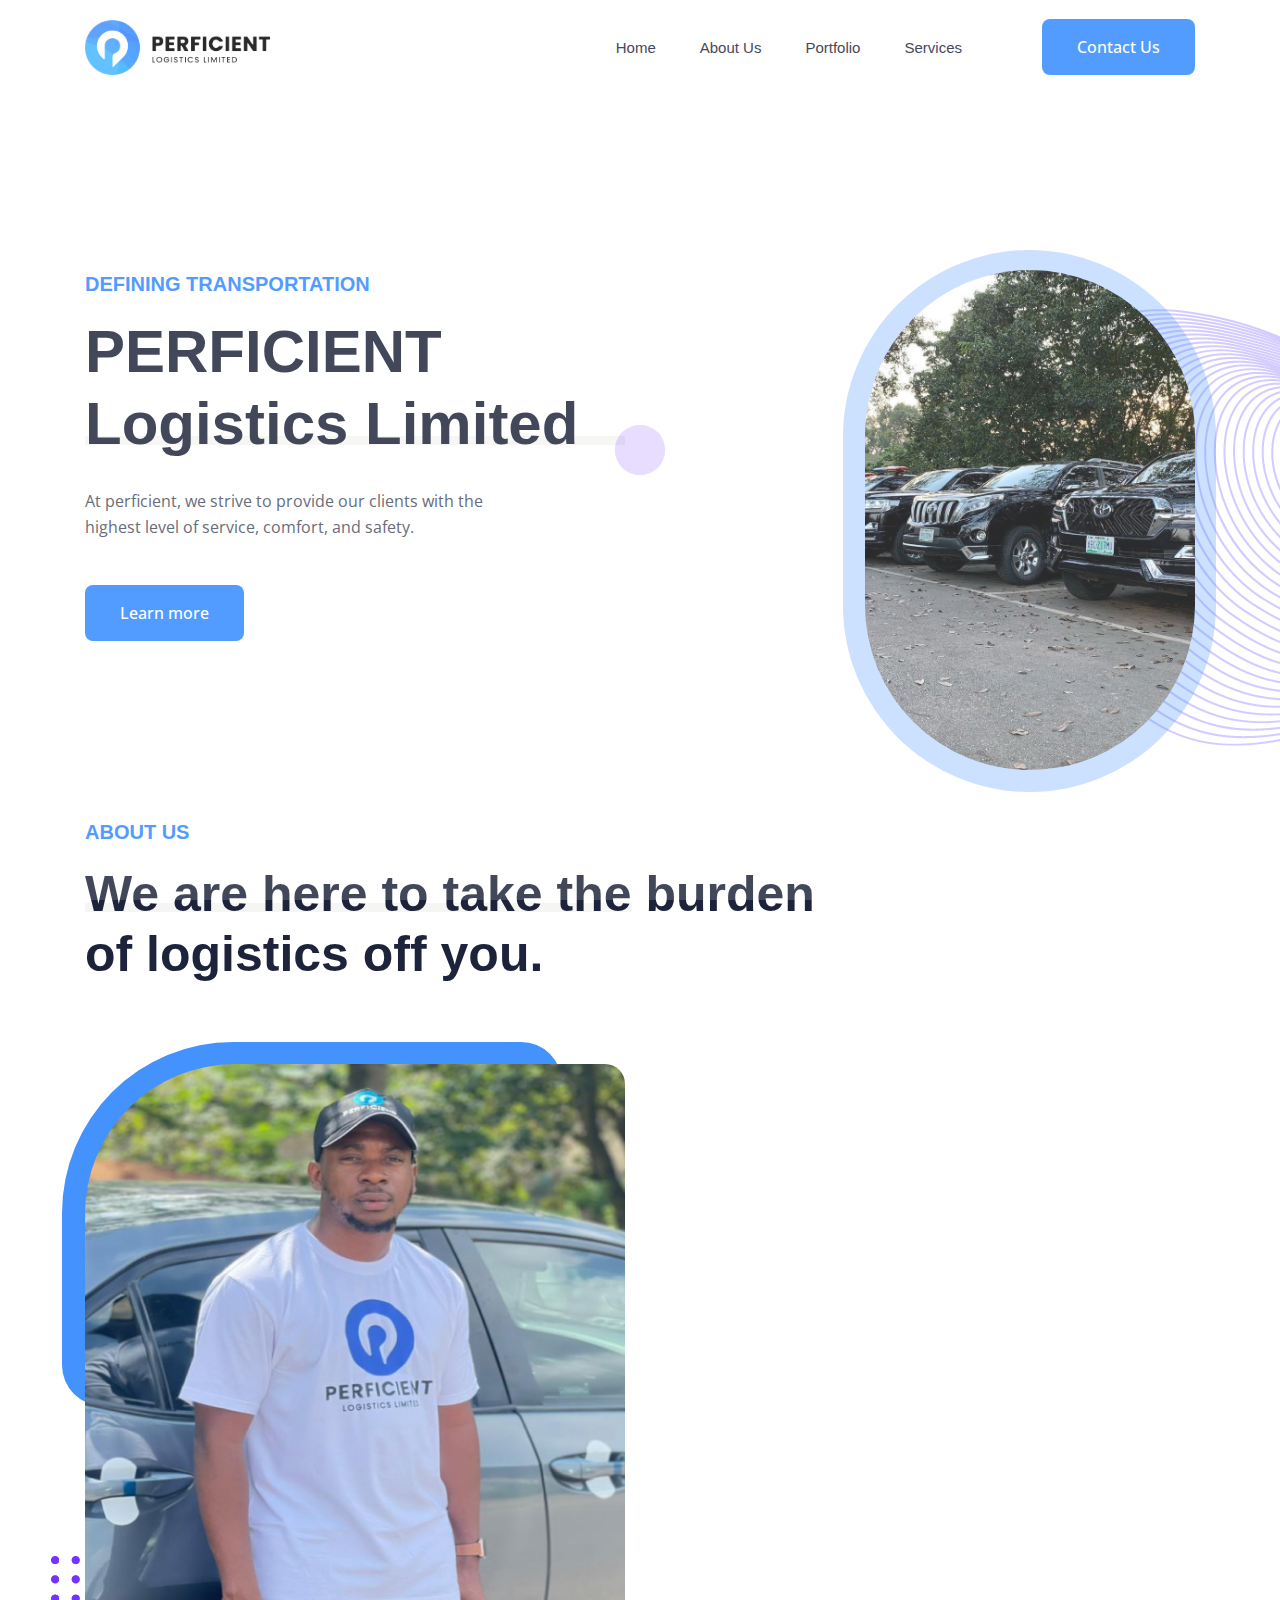
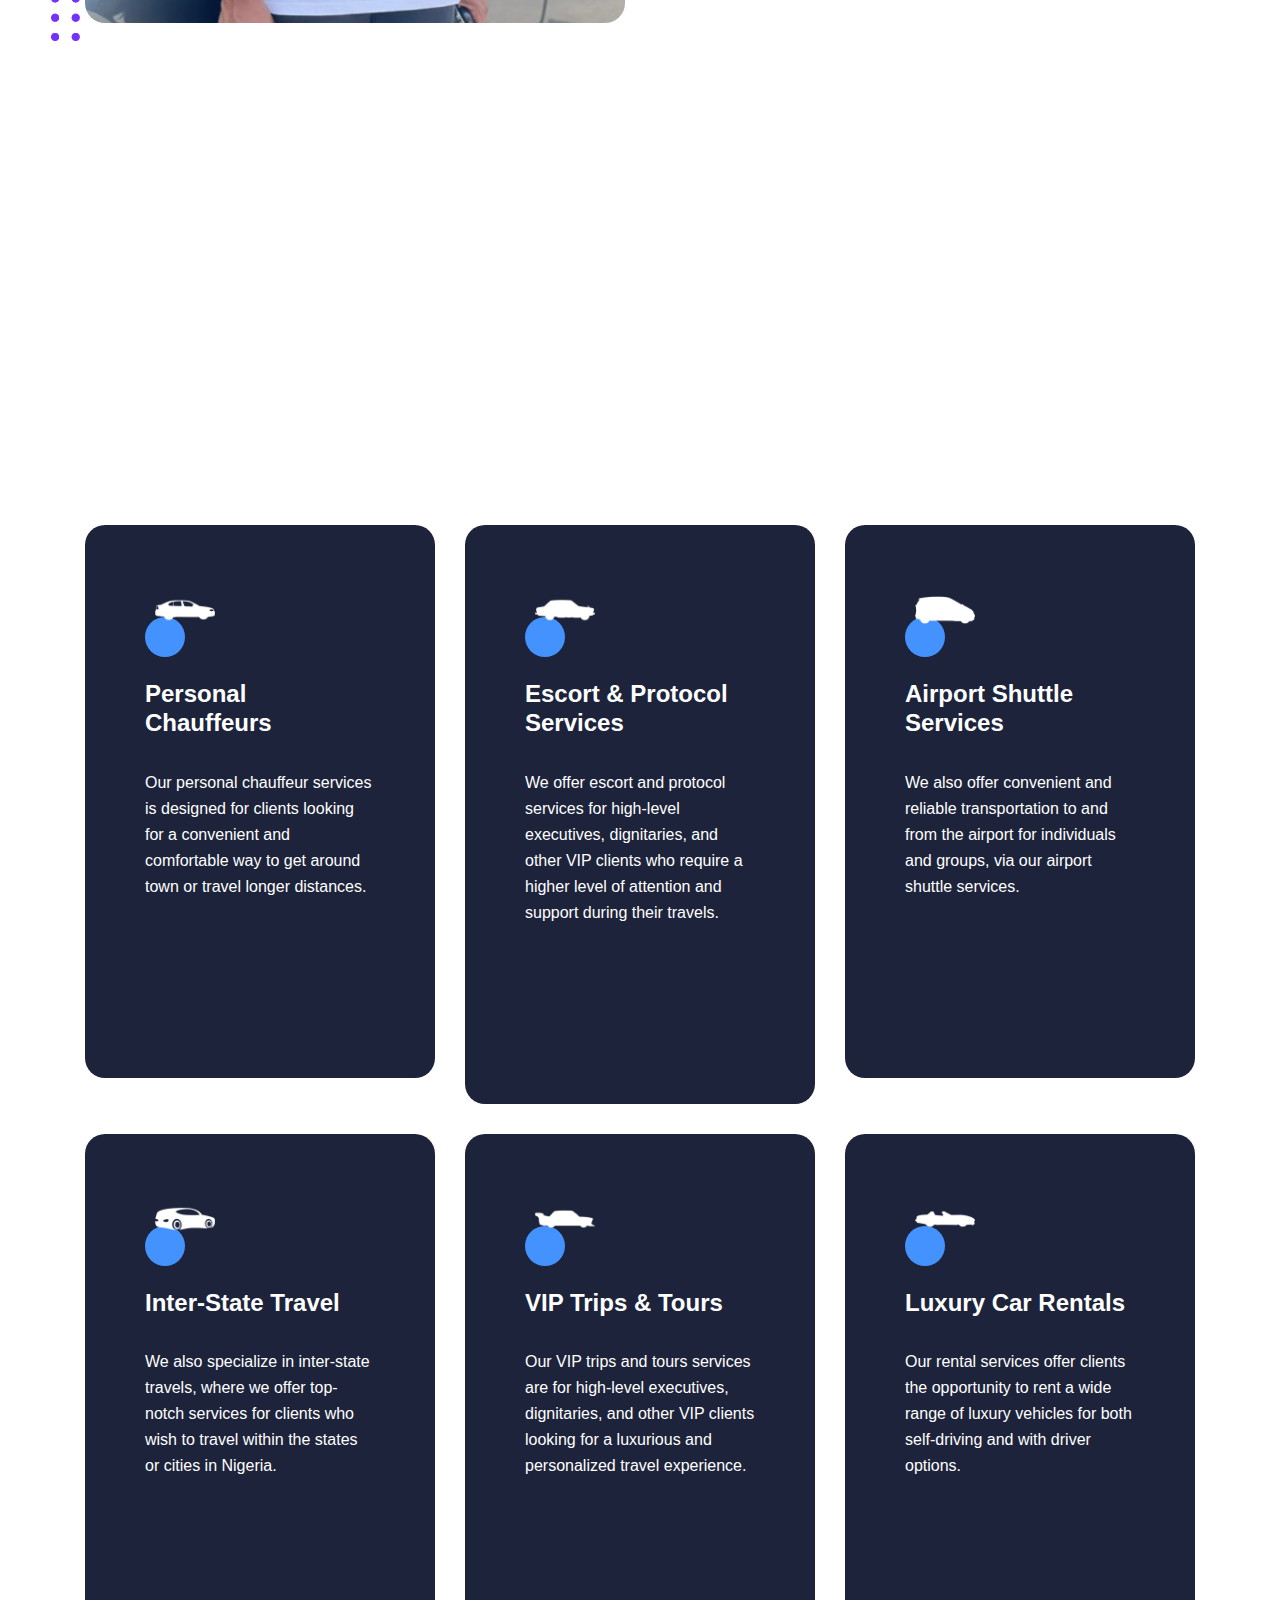
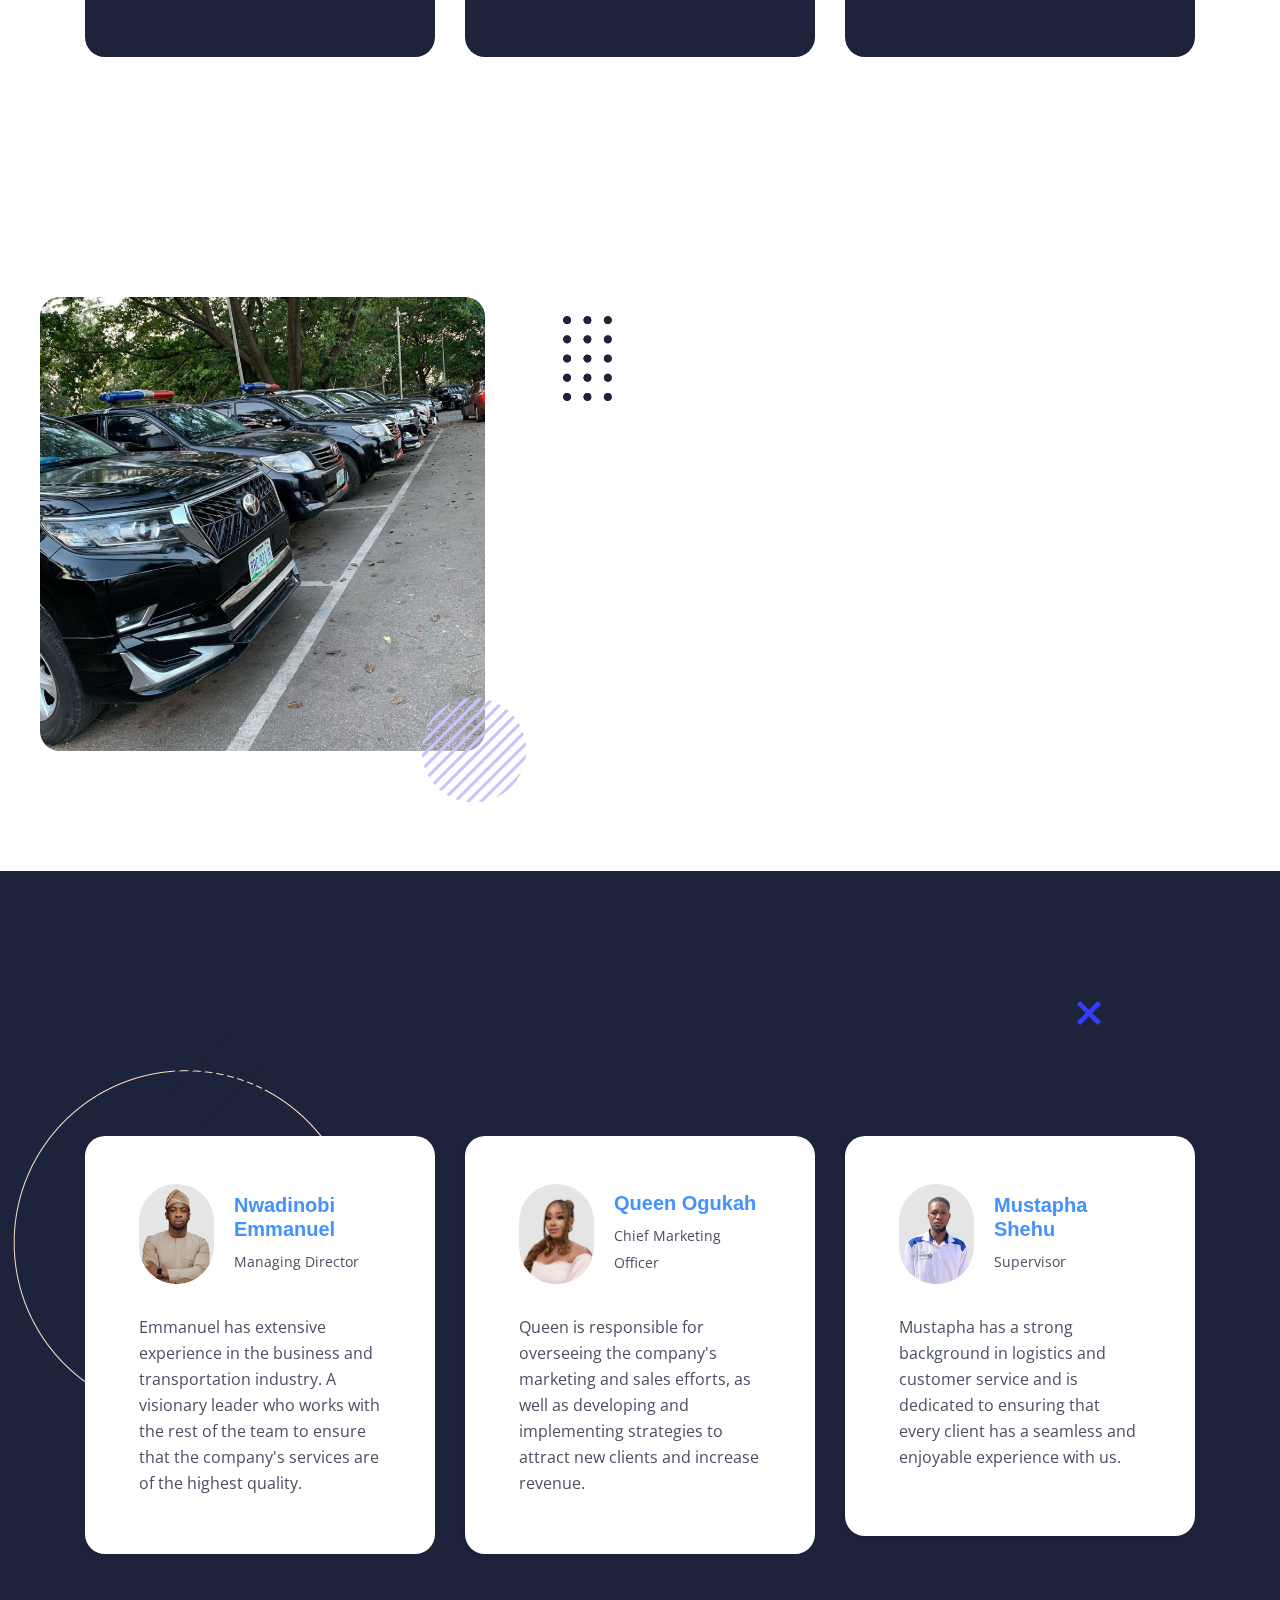
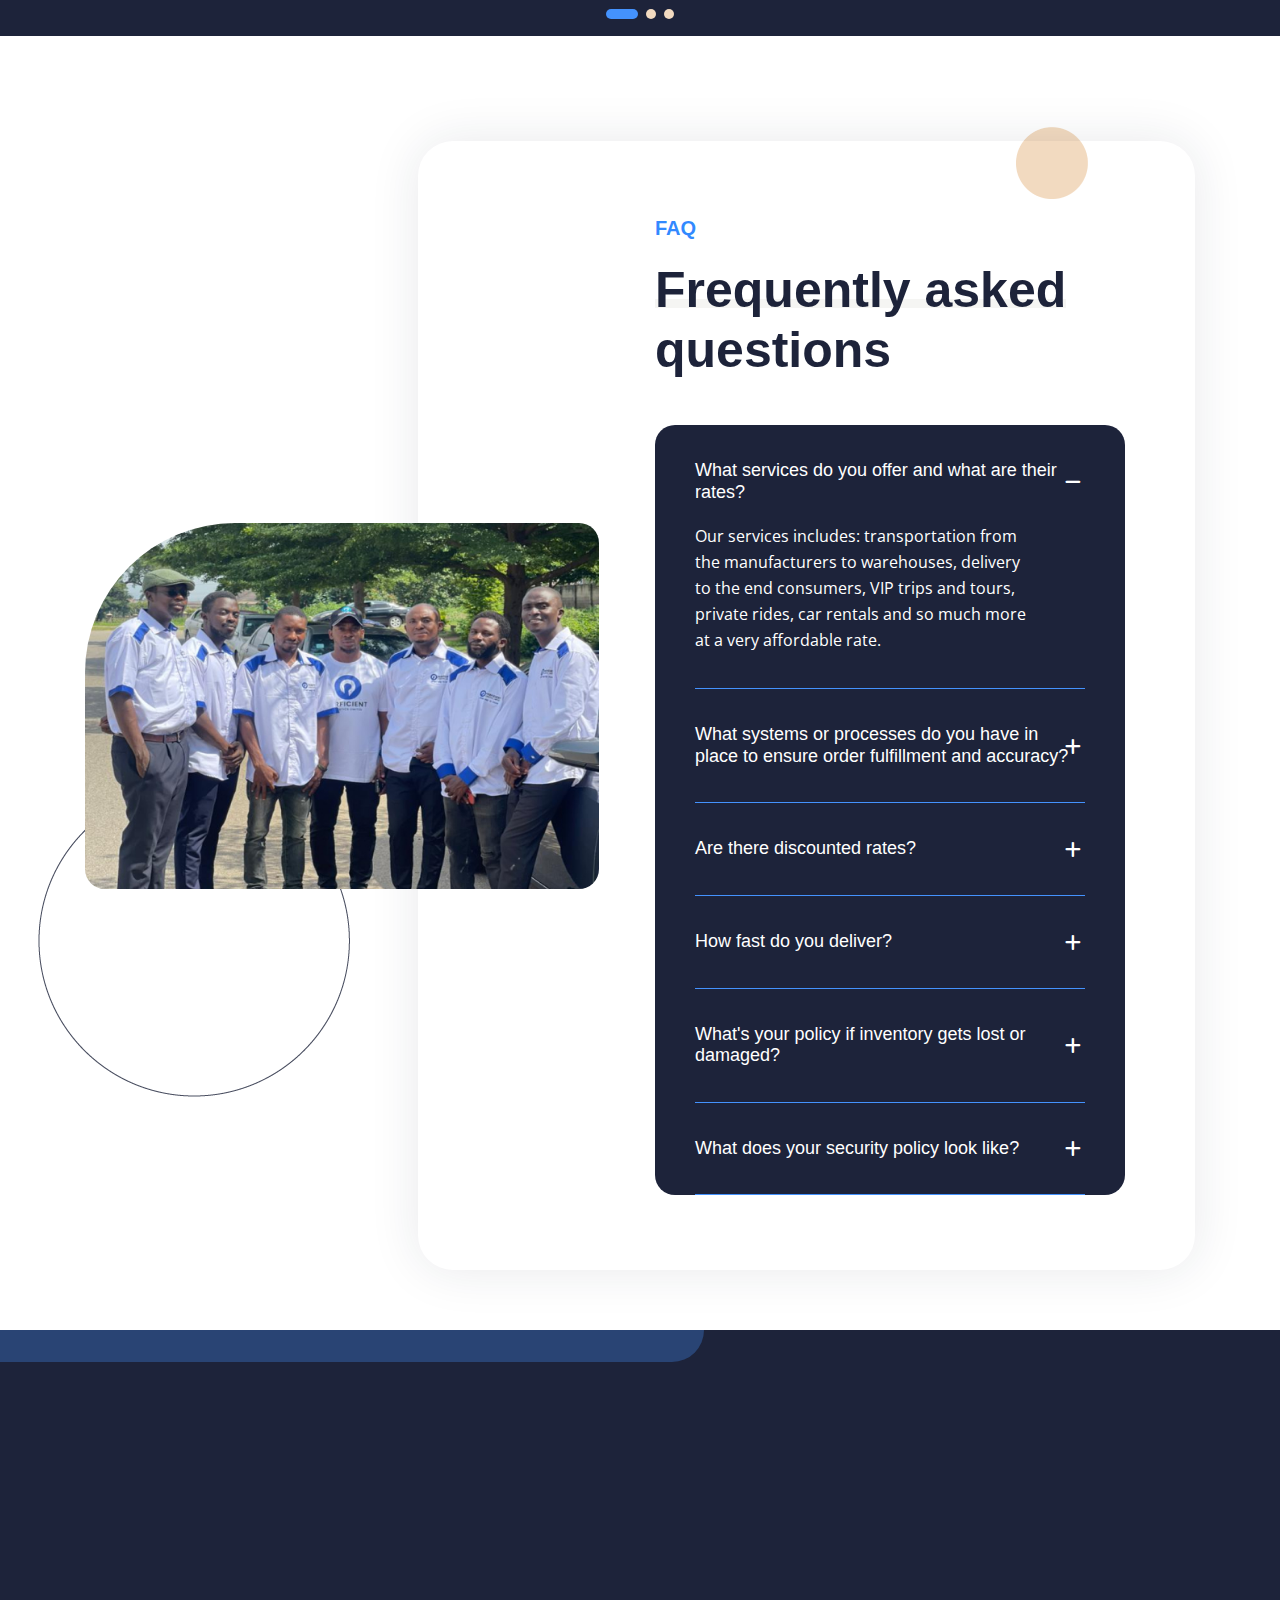
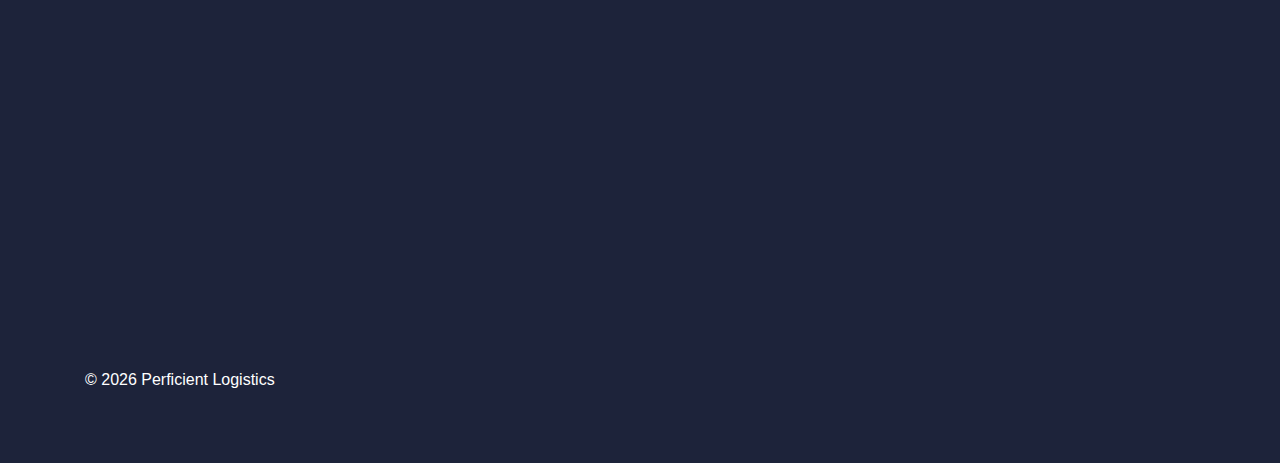
<file: index.html>
<!DOCTYPE html>
<html class="no-js" lang="zxx">
	<head>
		<meta charset="utf-8" />
		<meta http-equiv="x-ua-compatible" content="ie=edge" />
		<title>Perficient | Logistics Limited</title>
		<meta name="description" content="" />
		<meta name="viewport" content="width=device-width, initial-scale=1" />

		<!-- Place favicon.ico in the root directory -->
		<link rel="shortcut icon" type="image/x-icon" href="assets/images/logo/favicon.png" />
		<link rel="apple-touch-icon" href="assets/images/logo/picon-48x48.png" />
		<link rel="apple-touch-icon" sizes="72x72" href="assets/images/logo/picon-72x72.png" />
		<link rel="apple-touch-icon" sizes="114x114" href="assets/images/logo/picon-114x114.png" />

		<!-- CSS here -->
		<link rel="stylesheet" href="assets/css/bootstrap.min.css" />
		<link rel="stylesheet" href="assets/css/animate.min.css" />
		<link rel="stylesheet" href="assets/css/backToTop.css" />
		<link rel="stylesheet" href="assets/css/magnific-popup.css" />
		<link rel="stylesheet" href="assets/css/preloader.css" />
		<link rel="stylesheet" href="assets/css/fontawesome-all.min.css" />
		<link rel="stylesheet" href="assets/css/meanmenu.css" />
		<link rel="stylesheet" href="assets/css/swiper-bundle.min.css" />
		<link rel="stylesheet" href="assets/css/default.css" />
		<link rel="stylesheet" href="assets/css/style.css" />
		<link rel="stylesheet" href="assets/css/override.css" />

		<!-- DO NOT COPY THIS TO OTHER PAGES -->
		<style>
			.side-menu-icon i {
				color: #1f243d;
			}
		</style>
	</head>
	<body>
		<!--[if lte IE 9]>
			<p class="browserupgrade">
				You are using an <strong>outdated</strong> browser. Please
				<a href="https://browsehappy.com/">upgrade your browser</a> to improve your experience and
				security.
			</p>
		<![endif]-->

		<!-- preloader area start -->
		<div id="pre-loader">
			<div class="pre-loader">
				<span></span>
				<span></span>
			</div>
		</div>
		<!-- preloader area end -->

		<!-- back to top start -->
		<div class="progress-wrap">
			<svg class="progress-circle svg-content" width="100%" height="100%" viewBox="-1 -1 102 102">
				<path d="M50,1 a49,49 0 0,1 0,98 a49,49 0 0,1 0,-98" />
			</svg>
		</div>
		<!-- back to top end -->

		<!-- header start -->
		<header>
			<div id="header-sticky" class="header__area header__transparent">
				<div class="container">
					<div class="row align-items-center">
						<div class="col-xxl-5 col-xl-4 col-lg-3 col-md-5 col-6">
							<div class="logo">
								<a href="/"><img src="assets/images/logo/logo.png" alt="logo" /> </a>
							</div>
						</div>
						<div class="col-xxl-7 col-xl-8 col-lg-9 d-lg-block col-md-7 col-6">
							<div class="main-menu d-flex justify-content-end">
								<nav id="mobile-menu">
									<ul>
										<li>
											<a href="/">Home</a>
										</li>
										<li><a href="about.html">About Us</a></li>
										<li>
											<a href="portfolio.html">Portfolio</a>
										</li>
										<li>
											<a href="services.html"> Services</a>
										</li>
										<li class="contact--sm">
											<a href="contact.html"> Contact</a>
										</li>
									</ul>
								</nav>
								<div class="header__right d-flex align-items-center">
									<div class="d-none d-md-block">
										<a class="m-btn" href="contact.html">Contact Us</a>
									</div>
									<div class="side-menu-icon d-xl-none">
										<button class="side-toggle">
											<i class="fa-solid fa-bars"></i>
										</button>
									</div>
								</div>
							</div>
						</div>
					</div>
				</div>
			</div>
		</header>
		<!-- header end -->

		<!-- mobile menu sidebar start -->
		<div class="fix">
			<div class="side-info">
				<button class="side-info-close">
					<i class="fas fa-times"></i>
				</button>
				<div class="side-info-content">
					<div class="mobile-menu"></div>
					<div class="sidebar__contact mb-30">
						<div class="contact-list mb-30">
							<ul>
								<li>
									<i class="fas fa-map-marker-alt"></i>Onaolapo Soleye Close Katampe Extension,
									Abuja Nigeria.
								</li>
								<li>
									<i class="far fa-paper-plane"></i
									><a href="mailto:perficientlogisticsltd@gmail.com"
										>perficientlogisticsltd@gmail.com</a
									>
								</li>
								<li>
									<i class="fas fa-phone"></i><a href="tel:+2348052702261">08052702261</a>,
									<a href="tel:+2348106636311">08106636311</a>
								</li>
							</ul>
							<div class="sidebar__social">
								<a
									target="_blank"
									rel="noreferrer noopener"
									href="https://www.facebook.com/profile.php?id=100084333034781&mibextid=LQQJ4d"
									><i class="fab fa-facebook-f"></i
								></a>
								<a
									target="_blank"
									rel="noreferrer noopener"
									href="https://instagram.com/perficientlogistics?igshid=YmMyMTA2M2Y="
									><i class="fab fa-instagram"></i
								></a>
							</div>
						</div>
					</div>
				</div>
			</div>
		</div>
		<div class="offcanvas-overlay"></div>
		<!-- mobile menu sidebar end -->

		<main>
			<!-- hero area start -->
			<section class="hero__area pt-50 pb-50 hero__height fix p-relative d-flex align-items-center">
				<div class="container">
					<div class="row align-items-center">
						<div class="col-xxl-6 col-xl-6 col-lg-7 col-md-7 col-sm-10">
							<div class="hero__content-shape"></div>
							<div class="hero__content">
								<h4 class="section__sub-title wow fadeInUp header--sm" data-wow-delay=".2s">
									Defining transportation
								</h4>
								<h2 class="hero__title wow fadeInUp" data-wow-delay=".3s">
									<span>PERFICIENT Logistics Limited</span>
								</h2>
								<p class="wow fadeInUp" data-wow-delay=".5s">
									At perficient, we strive to provide our clients with the highest level of service,
									comfort, and safety.
								</p>
								<a
									href="services.html"
									class="m-btn mt-35 wow fadeInUp text-white"
									data-wow-delay=".6s"
								>
									Learn more</a
								>
							</div>
						</div>
						<div class="col-xxl-6 col-xl-6 col-lg-5 col-md-5 col-sm-7">
							<div class="hero__thumb text-end">
								<div class="hero__thumb-shape">
									<img
										class="hero-t-shape-3 wow fadeInRight"
										data-wow-delay="2s"
										src="assets/images/shape/hero/hero-t-shape-3.png"
										alt=""
									/>
								</div>
								<div class="hero__thumb-image">
									<img src="assets/images/hero/hero-img.jpg" alt="" />
								</div>
							</div>
						</div>
					</div>
				</div>
			</section>
			<!-- hero area end -->

			<!-- about area start -->
			<section class="about__area fix p-relative pb-120 about__pb">
				<div class="container">
					<div class="row">
						<div class="col-xxl-7 col-xl-8 col-lg-10 col-md-10">
							<div class="about__title mb-80">
								<h4 class="section__sub-title wow fadeInUp" data-wow-delay=".2s">About Us</h4>
								<h2 class="section__title wow fadeInUp" data-wow-delay=".3s">
									<span>We are here to take the</span>
									burden of logistics off you.
								</h2>
							</div>
						</div>
					</div>
					<div class="row">
						<div class="col-xl-6 col-lg-6">
							<div class="about__thumb">
								<div class="about__thumb-shape">
									<img
										class="about-s-1 d-none d-lg-block"
										src="assets/images/shape/about/about-s-1.png"
										alt=""
									/>
								</div>
								<div class="about__thumb-image">
									<img src="assets/images/about/about-img.jpg" alt="" />
								</div>
							</div>
						</div>
						<div class="col-xl-5 offset-xl-1 col-lg-6">
							<div class="about__content wow fadeInUp" data-wow-delay=".2s">
								<p>
									Our vision is to be the leading provider of transportation and logistics services
									in our region and beyond. We strive to be the go-to choice for individuals and
									businesses in need of reliable, efficient, and luxurious transportation.
								</p>
								<ul>
									<li>
										Commitment to excellence and customer satisfaction drives everything we do.
									</li>
									<li>
										We are known for our exceptional services, attention to details, and how we
										prioritize safety.
									</li>
									<li>
										We uphold the highest ethical standards and conduct businesses with integrity
										and transparency.
									</li>
								</ul>
							</div>
						</div>
					</div>
				</div>
			</section>
			<!-- about area end -->

			<!-- services area start -->
			<section class="services__area p-relative fix mt-75 pt-120 pb-90">
				<div class="services__shape">
					<img
						class="services-s-1 wow fadeInDown"
						data-wow-delay="1.2s"
						src="assets/images/shape/services/services-s-1.png"
						alt=""
					/>
				</div>
				<div class="container">
					<div class="row mb-55">
						<div class="col-xl-6">
							<div class="services__title">
								<h4 class="section__sub-title wow fadeInUp" data-wow-delay=".2s">Services</h4>
								<h2 class="section__title wow fadeInUp" data-wow-delay=".3s">
									<span>What we do</span>
								</h2>
							</div>
						</div>
					</div>
					<div class="row">
						<div class="col-xl-4 col-lg-6 col-md-6">
							<div class="single__bg">
								<div class="single__service">
									<div class="single__service-icon">
										<img src="assets/images/icon/c-icon-1.png" alt="icon" />
									</div>
									<div class="single__service-content">
										<h3>Personal Chauffeurs</h3>
										<p>
											Our personal chauffeur services is designed for clients looking for a
											convenient and comfortable way to get around town or travel longer distances.
										</p>
									</div>
									<div class="single__service-link">
										<a
											href="https://api.whatsapp.com/send?phone=2348052702261&text=Hey%20I%20want%20to%20make%20an%20inquiry%20about%20booking%20a%20ride"
											target="_blank"
											rel="noreferrer noopener"
											class="s-btn mt-20 wow fadeInUp text-white"
											data-wow-delay=".6s"
											>Book a ride</a
										>
									</div>
								</div>
							</div>
						</div>
						<div class="col-xl-4 col-lg-6 col-md-6">
							<div class="single__bg">
								<div class="single__service">
									<div class="single__service-icon">
										<img src="assets/images/icon/c-icon-2.png" alt="icon" />
									</div>
									<div class="single__service-content">
										<h3>Escort & Protocol Services</h3>
										<p>
											We offer escort and protocol services for high-level executives, dignitaries,
											and other VIP clients who require a higher level of attention and support
											during their travels.
										</p>
									</div>
									<div class="single__service-link">
										<a
											href="https://api.whatsapp.com/send?phone=2348052702261&text=Hey%20I%20want%20to%20make%20an%20inquiry%20about%20booking%20a%20ride"
											target="_blank"
											rel="noreferrer noopener"
											class="s-btn mt-20 wow fadeInUp text-white"
											data-wow-delay=".6s"
											>Book a ride</a
										>
									</div>
								</div>
							</div>
						</div>
						<div class="col-xl-4 col-lg-6 col-md-6">
							<div class="single__bg">
								<div class="single__service">
									<div class="single__service-icon">
										<img src="assets/images/icon/c-icon-3.png" alt="icon" />
									</div>
									<div class="single__service-content">
										<h3>Airport Shuttle Services</h3>
										<p>
											We also offer convenient and reliable transportation to and from the airport
											for individuals and groups, via our airport shuttle services.
										</p>
									</div>
									<div class="single__service-link">
										<a
											href="https://api.whatsapp.com/send?phone=2348052702261&text=Hey%20I%20want%20to%20make%20an%20inquiry%20about%20booking%20a%20ride"
											target="_blank"
											rel="noreferrer noopener"
											class="s-btn mt-20 wow fadeInUp text-white"
											data-wow-delay=".6s"
											>Book a ride</a
										>
									</div>
								</div>
							</div>
						</div>
						<div class="col-xl-4 col-lg-6 col-md-6">
							<div class="single__bg">
								<div class="single__service">
									<div class="single__service-icon">
										<img src="assets/images/icon/c-icon-4.png" alt="icon" />
									</div>
									<div class="single__service-content">
										<h3>Inter-State Travel</h3>
										<p>
											We also specialize in inter-state travels, where we offer top-notch services
											for clients who wish to travel within the states or cities in Nigeria.
										</p>
									</div>
									<div class="single__service-link">
										<a
											href="https://api.whatsapp.com/send?phone=2348052702261&text=Hey%20I%20want%20to%20make%20an%20inquiry%20about%20booking%20a%20ride"
											target="_blank"
											rel="noreferrer noopener"
											class="s-btn mt-20 wow fadeInUp text-white"
											data-wow-delay=".6s"
											>Book a ride</a
										>
									</div>
								</div>
							</div>
						</div>
						<div class="col-xl-4 col-lg-6 col-md-6">
							<div class="single__bg">
								<div class="single__service">
									<div class="single__service-icon">
										<img src="assets/images/icon/c-icon-5.png" alt="icon" />
									</div>
									<div class="single__service-content">
										<h3>VIP Trips & Tours</h3>
										<p>
											Our VIP trips and tours services are for high-level executives, dignitaries,
											and other VIP clients looking for a luxurious and personalized travel
											experience.
										</p>
									</div>
									<div class="single__service-link">
										<a
											href="https://api.whatsapp.com/send?phone=2348052702261&text=Hey%20I%20want%20to%20make%20an%20inquiry%20about%20booking%20a%20ride"
											target="_blank"
											rel="noreferrer noopener"
											class="s-btn mt-20 wow fadeInUp text-white"
											data-wow-delay=".6s"
											>Book a ride</a
										>
									</div>
								</div>
							</div>
						</div>
						<div class="col-xl-4 col-lg-6 col-md-6">
							<div class="single__bg">
								<div class="single__service">
									<div class="single__service-icon">
										<img src="assets/images/icon/c-icon-6.png" alt="icon" />
									</div>
									<div class="single__service-content">
										<h3>Luxury Car Rentals</h3>
										<p>
											Our rental services offer clients the opportunity to rent a wide range of
											luxury vehicles for both self-driving and with driver options.
										</p>
									</div>
									<div class="single__service-link">
										<a
											href="https://api.whatsapp.com/send?phone=2348052702261&text=Hey%20I%20want%20to%20make%20an%20inquiry%20about%20booking%20a%20ride"
											target="_blank"
											rel="noreferrer noopener"
											class="s-btn mt-20 wow fadeInUp text-white"
											data-wow-delay=".6s"
											>Book a ride</a
										>
									</div>
								</div>
							</div>
						</div>
					</div>
				</div>
			</section>
			<!-- services area end -->

			<!-- facts area start -->
			<section class="facts__area fix p-relative pt-120 pb-120 facts__pb">
				<div class="container">
					<div class="row">
						<div class="col-xxl-6 col-xl-5 col-lg-5 col-md-8 col-sm-10">
							<div class="facts__thumb">
								<div class="facts__thumb-shape">
									<img class="facts-s-3" src="assets/images/shape/facts/facts-s-3.png" alt="" />
									<img
										class="facts-s-4 d-none d-md-block"
										src="assets/images/shape/facts/facts-s-4.png"
										alt=""
									/>
								</div>
								<div class="facts__thumb-image">
									<img src="assets/images/facts/c-facts-img.png" alt="" />
								</div>
							</div>
						</div>
						<div class="col-xxl-6 col-xl-7 col-lg-7 col-md-9">
							<div class="facts__content">
								<div class="facts__content-text">
									<h4 class="section__sub-title wow fadeInUp" data-wow-delay=".2s">
										Facts To Know
									</h4>
									<h2 class="section__title wow fadeInUp" data-wow-delay=".3s">
										<span>How Perficient is the</span>
										perfect solution!
									</h2>
									<p class="wow fadeInUp" data-wow-delay=".3s">
										While we are a luxury transportation company, we believe that our services
										should be accessible to all clients, regardless of budget. That's why we offer a
										range of pricing option and packages to suit the needs and budgets of our
										clients. We understand that transportation is an important investment, and we
										strive to provide the best value for our clients
									</p>
								</div>
							</div>
						</div>
					</div>
				</div>
			</section>
			<!-- facts area end -->

			<!-- testimonials area start -->
			<section class="testimonials__area fix p-relative pt-120 pb-50">
				<div class="testimonials__shape">
					<img
						class="t-shape-1 d-none d-sm-block"
						src="assets/images/shape/testimonials/t-shape-1.png"
						alt=""
					/>
					<img class="t-shape-2" src="assets/images/shape/testimonials/t-shape-2.png" alt="" />

					<img class="t-shape-4" src="assets/images/shape/testimonials/t-shape-4.png" alt="" />
					<img
						class="t-shape-5 d-none d-lg-block"
						src="assets/images/shape/testimonials/t-shape-5.png"
						alt=""
					/>
				</div>
				<div class="container">
					<div class="row mb-65">
						<div class="col-xl-12">
							<div class="testimonials__title text-center">
								<!-- <h4 class="section__sub-title wow fadeInUp" data-wow-delay=".2s">Team</h4> -->
								<h4 class="section__sub-title wow fadeInUp" data-wow-delay=".3s">
									<span>Meet our super team</span>
								</h4>
								<p class="wow fadeInUp" data-wow-delay=".5s">
									We provide an efficient logistics, powered by a dedicated team.
								</p>
							</div>
						</div>
					</div>
					<div class="row">
						<div class="col-xl-12">
							<div class="swiper testimonials__slider">
								<div class="swiper-wrapper testimonials--redefined">
									<div class="testimonials__item swiper-slide">
										<div class="testimonials__item-content">
											<div class="testimonials__client d-flex align-items-center">
												<div class="testimonials__client-thumb">
													<img src="assets/images/testimonials/p-team-2.png" alt="" />
												</div>
												<div class="testimonials__client-text">
													<h4>Nwadinobi Emmanuel</h4>
													<span>Managing Director</span>
												</div>
											</div>
											<div class="testimonials__text">
												<p>
													Emmanuel has extensive experience in the business and transportation
													industry. A visionary leader who works with the rest of the team to ensure
													that the company's services are of the highest quality.
												</p>
											</div>
										</div>
									</div>
									<div class="testimonials__item swiper-slide">
										<div class="testimonials__item-content">
											<div class="testimonials__client d-flex align-items-center">
												<div class="testimonials__client-thumb">
													<img src="assets/images/testimonials/p-team-1.png" alt="" />
												</div>
												<div class="testimonials__client-text">
													<h4>Queen Ogukah</h4>
													<span>Chief Marketing Officer</span>
												</div>
											</div>
											<div class="testimonials__text">
												<p>
													Queen is responsible for overseeing the company's marketing and sales
													efforts, as well as developing and implementing strategies to attract new
													clients and increase revenue.
												</p>
											</div>
										</div>
									</div>
									<div class="testimonials__item swiper-slide">
										<div class="testimonials__item-content">
											<div class="testimonials__client d-flex align-items-center">
												<div class="testimonials__client-thumb">
													<img src="assets/images/testimonials/p-team-3.png" alt="" />
												</div>
												<div class="testimonials__client-text">
													<h4>Mustapha Shehu</h4>
													<span>Supervisor</span>
												</div>
											</div>
											<div class="testimonials__text">
												<p>
													Mustapha has a strong background in logistics and customer service and is
													dedicated to ensuring that every client has a seamless and enjoyable
													experience with us.
												</p>
											</div>
										</div>
									</div>
								</div>
							</div>
							<div class="swiper-pagination"></div>
						</div>
					</div>
				</div>
			</section>
			<!-- testimonials area end -->

			<!-- faq area start -->
			<section class="faq__area fix p-relative pt-105 pb-60 faq__rs">
				<div class="faq__shape">
					<img class="faq-shape-2" src="assets/images/shape/faq/faq-s-2.png" alt="" />
					<img
						class="faq-shape-3 d-none d-lg-block"
						src="assets/images/shape/faq/faq-s-3.png"
						alt=""
					/>
				</div>
				<div class="container">
					<div class="faq__bg">
						<div class="row align-items-center">
							<div class="col-xl-6 col-lg-5">
								<div class="faq__thumb">
									<div class="faq__thumb-image">
										<img src="assets/images/faq/faq-img.jpg" alt="" />
									</div>
								</div>
							</div>
							<div class="col-xl-6 col-lg-7 col-md-10">
								<div class="faq__content">
									<h4 class="section__sub-title">Faq</h4>
									<h2 class="section__title">
										<span>Frequently asked</span>
										questions
									</h2>
									<div class="faq__wrapper">
										<div class="accordion" id="accordionExample">
											<div class="accordion-content">
												<h2 class="accordion-header" id="headingOne">
													<button
														class="accordion-button"
														type="button"
														data-bs-toggle="collapse"
														data-bs-target="#collapseOne"
														aria-expanded="true"
														aria-controls="collapseOne"
													>
														What services do you offer and what are their rates?
													</button>
												</h2>
												<div
													id="collapseOne"
													class="accordion-collapse collapse show"
													aria-labelledby="headingOne"
													data-bs-parent="#accordionExample"
												>
													<div class="accordion-body">
														<p>
															Our services includes: transportation from the manufacturers to
															warehouses, delivery to the end consumers, VIP trips and tours,
															private rides, car rentals and so much more at a very affordable rate.
														</p>
													</div>
												</div>
											</div>
											<div class="accordion-content">
												<h2 class="accordion-header" id="headingTwo">
													<button
														class="accordion-button collapsed"
														type="button"
														data-bs-toggle="collapse"
														data-bs-target="#collapseTwo"
														aria-expanded="false"
														aria-controls="collapseTwo"
													>
														What systems or processes do you have in place to ensure order
														fulfillment and accuracy?
													</button>
												</h2>
												<div
													id="collapseTwo"
													class="accordion-collapse collapse"
													aria-labelledby="headingTwo"
													data-bs-parent="#accordionExample"
												>
													<div class="accordion-body">
														<p>
															We rent and use the best of cars for our clients. We also prioritize
															being punctual and readiness to serve you at all costs.
														</p>
													</div>
												</div>
											</div>
											<div class="accordion-content border-none">
												<h2 class="accordion-header" id="headingThree">
													<button
														class="accordion-button collapsed pb-0"
														type="button"
														data-bs-toggle="collapse"
														data-bs-target="#collapseThree"
														aria-expanded="false"
														aria-controls="collapseThree"
													>
														Are there discounted rates?
													</button>
												</h2>
												<div
													id="collapseThree"
													class="accordion-collapse collapse"
													aria-labelledby="headingThree"
													data-bs-parent="#accordionExample"
												>
													<div class="accordion-body">
														<p>
															Yes, we offer discounts depending on how long you make use of our
															services.
														</p>
													</div>
												</div>
											</div>
											<div class="accordion-content border-none">
												<h2 class="accordion-header" id="headingFour">
													<button
														class="accordion-button collapsed pb-0"
														type="button"
														data-bs-toggle="collapse"
														data-bs-target="#collapseFour"
														aria-expanded="false"
														aria-controls="collapseFour"
													>
														How fast do you deliver?
													</button>
												</h2>
												<div
													id="collapseFour"
													class="accordion-collapse collapse"
													aria-labelledby="headingFour"
													data-bs-parent="#accordionExample"
												>
													<div class="accordion-body">
														<p>As fast as our clients want. Our motto is "Ahead and ready".</p>
													</div>
												</div>
											</div>
											<div class="accordion-content border-none">
												<h2 class="accordion-header" id="headingFive">
													<button
														class="accordion-button collapsed pb-0"
														type="button"
														data-bs-toggle="collapse"
														data-bs-target="#collapseFive"
														aria-expanded="false"
														aria-controls="collapseFour"
													>
														What's your policy if inventory gets lost or damaged?
													</button>
												</h2>
												<div
													id="collapseFive"
													class="accordion-collapse collapse"
													aria-labelledby="headingFive"
													data-bs-parent="#accordionExample"
												>
													<div class="accordion-body">
														<p>
															We have everything in check and we always have a backup list to follow
															all inventory.
														</p>
													</div>
												</div>
											</div>
											<div class="accordion-content border-none">
												<h2 class="accordion-header" id="headingSix">
													<button
														class="accordion-button collapsed pb-0"
														type="button"
														data-bs-toggle="collapse"
														data-bs-target="#collapseSix"
														aria-expanded="false"
														aria-controls="collapseFour"
													>
														What does your security policy look like?
													</button>
												</h2>
												<div
													id="collapseSix"
													class="accordion-collapse collapse"
													aria-labelledby="headingSix"
													data-bs-parent="#accordionExample"
												>
													<div class="accordion-body">
														<p>
															Safety is a core value to us. So, we work with security personnel to
															ensure safety of our clients as well as their goods.
														</p>
													</div>
												</div>
											</div>
										</div>
									</div>
								</div>
							</div>
						</div>
					</div>
				</div>
			</section>
			<!-- faq area end -->
		</main>

		<!-- footer area start -->
		<footer>
			<div class="footer__area fix p-relative pt-200 pb-60">
				<div class="footer__shape">
					<img
						class="footer-shape-1 wow fadeInDown"
						data-wow-delay="1s"
						src="assets/images/shape/footer/footer-s-1.png"
						alt=""
					/>
					<img
						class="footer-shape-2 wow fadeInUp"
						data-wow-delay="1.6s"
						src="assets/images/shape/footer/footer-s-2.png"
						alt=""
					/>
				</div>
				<div class="container">
					<div class="row mb-50">
						<div class="col-xl-4 col-lg-4 col-md-10 col-sm-10">
							<div class="footer__widget wow fadeIn" data-wow-delay=".5s">
								<div class="footer__widget-logo">
									<img src="assets/images/logo/Logo-footer.png" alt="logo" />

									<p>
										Our hope is to keep expanding and growing until we become Africa's leading
										transportation service, not just in land transportation but also in the airline
										industry!
									</p>
								</div>
								<div class="footer__widget-social">
									<a
										target="_blank"
										rel="noreferrer noopener"
										href="https://www.facebook.com/profile.php?id=100084333034781&mibextid=LQQJ4d"
										><i class="fa-brands fa-facebook-f"></i
									></a>
									<a
										target="_blank"
										rel="noreferrer noopener"
										href="https://instagram.com/perficientlogistics?igshid=YmMyMTA2M2Y="
										><i class="fa-brands fa-instagram"></i
									></a>
								</div>
							</div>
						</div>
						<div class="col-xl-2 col-lg-2 col-md-4 col-sm-6">
							<div class="footer__widget wow fadeIn" data-wow-delay=".7s">
								<div class="footer__widget-title">
									<h5>Our Services</h5>
								</div>
								<div class="footer__widget-link">
									<ul>
										<li>
											<a href="services.html">Personal Chauffeurs</a>
										</li>
										<li>
											<a href="services.html">Escort & Protocol Services</a>
										</li>
										<li>
											<a href="services.html">Airport Shuttle Services</a>
										</li>
										<li>
											<a href="services.html">Inter-State Travel</a>
										</li>
										<li>
											<a href="services.html">VIP Trips & Tours</a>
										</li>
										<li>
											<a href="services.html">Luxury Car Rentals</a>
										</li>
									</ul>
								</div>
							</div>
						</div>
						<div class="col-xl-2 col-lg-2 col-md-4 col-sm-6">
							<div class="footer__widget footer__widget-mt-2 wow fadeIn" data-wow-delay=".9s">
								<div class="footer__widget-title">
									<h5>Company</h5>
								</div>
								<div class="footer__widget-link">
									<ul>
										<li>
											<a href="about.html">About us</a>
										</li>
										<li>
											<a href="portfolio.html">Portfolio</a>
										</li>
										<li>
											<a href="contact.html">Contact</a>
										</li>
										<li><a href="services.html">Faqs</a></li>
									</ul>
								</div>
							</div>
						</div>
						<div class="col-xl-4 col-lg-4 col-md-4 col-sm-10">
							<div class="footer__widget footer__widget-mt wow fadeIn" data-wow-delay="1.2s">
								<div class="footer__widget-title">
									<h5>Stay Connected</h5>
								</div>
								<div class="footer__widget-info">
									<div class="footer__widget-address">
										<p>Onaolapo Soleye Close Katampe Extension, Abuja Nigeria.</p>
									</div>
									<div class="footer__widget-phone d-flex align-items-center">
										<i class="fa-solid fa-phone"></i>
										<p>
											<a href="tel:+2348052702261">08052702261</a>,
											<a href="tel:+23408106636311">08106636311</a>
										</p>
									</div>
									<div class="footer__widget-email d-flex align-items-center">
										<i class="fa-solid fa-paper-plane"></i>
										<p>
											<a href="mailto:perficientlogisticsltd@gmail.com"
												>perficientlogisticsltd@gmail.com</a
											>
										</p>
									</div>
								</div>
							</div>
						</div>
					</div>
					<div class="row">
						<div class="col-xl-12">
							<div class="footer__copyright">
								<p>© <span id="copyrightdate"></span> Perficient Logistics</p>
							</div>
						</div>
					</div>
				</div>
			</div>
		</footer>
		<!-- footer area end -->

		<!-- JS here -->
		<script>
			const copyright = document.getElementById("copyrightdate");
			copyright.innerText = new Date().getFullYear();
		</script>
		<script src="assets/js/vendor/jquery-3.6.0.min.js"></script>
		<script src="assets/js/vendor/jquery.waypoints.min.js"></script>
		<script src="assets/js/bootstrap.bundle.min.js"></script>
		<script src="assets/js/backToTop.js"></script>
		<script src="assets/js/jquery.counterup.min.js"></script>
		<script src="assets/js/isotope.pkgd.min.js"></script>
		<script src="assets/js/swiper-bundle.min.js"></script>
		<script src="assets/js/jquery.meanmenu.min.js"></script>
		<script src="assets/js/ajax-form.js"></script>
		<script src="assets/js/wow.min.js"></script>
		<script src="assets/js/imagesloaded.pkgd.min.js"></script>
		<script src="assets/js/jquery.magnific-popup.min.js"></script>
		<script src="assets/js/main.js"></script>
	</body>
</html>
</file>
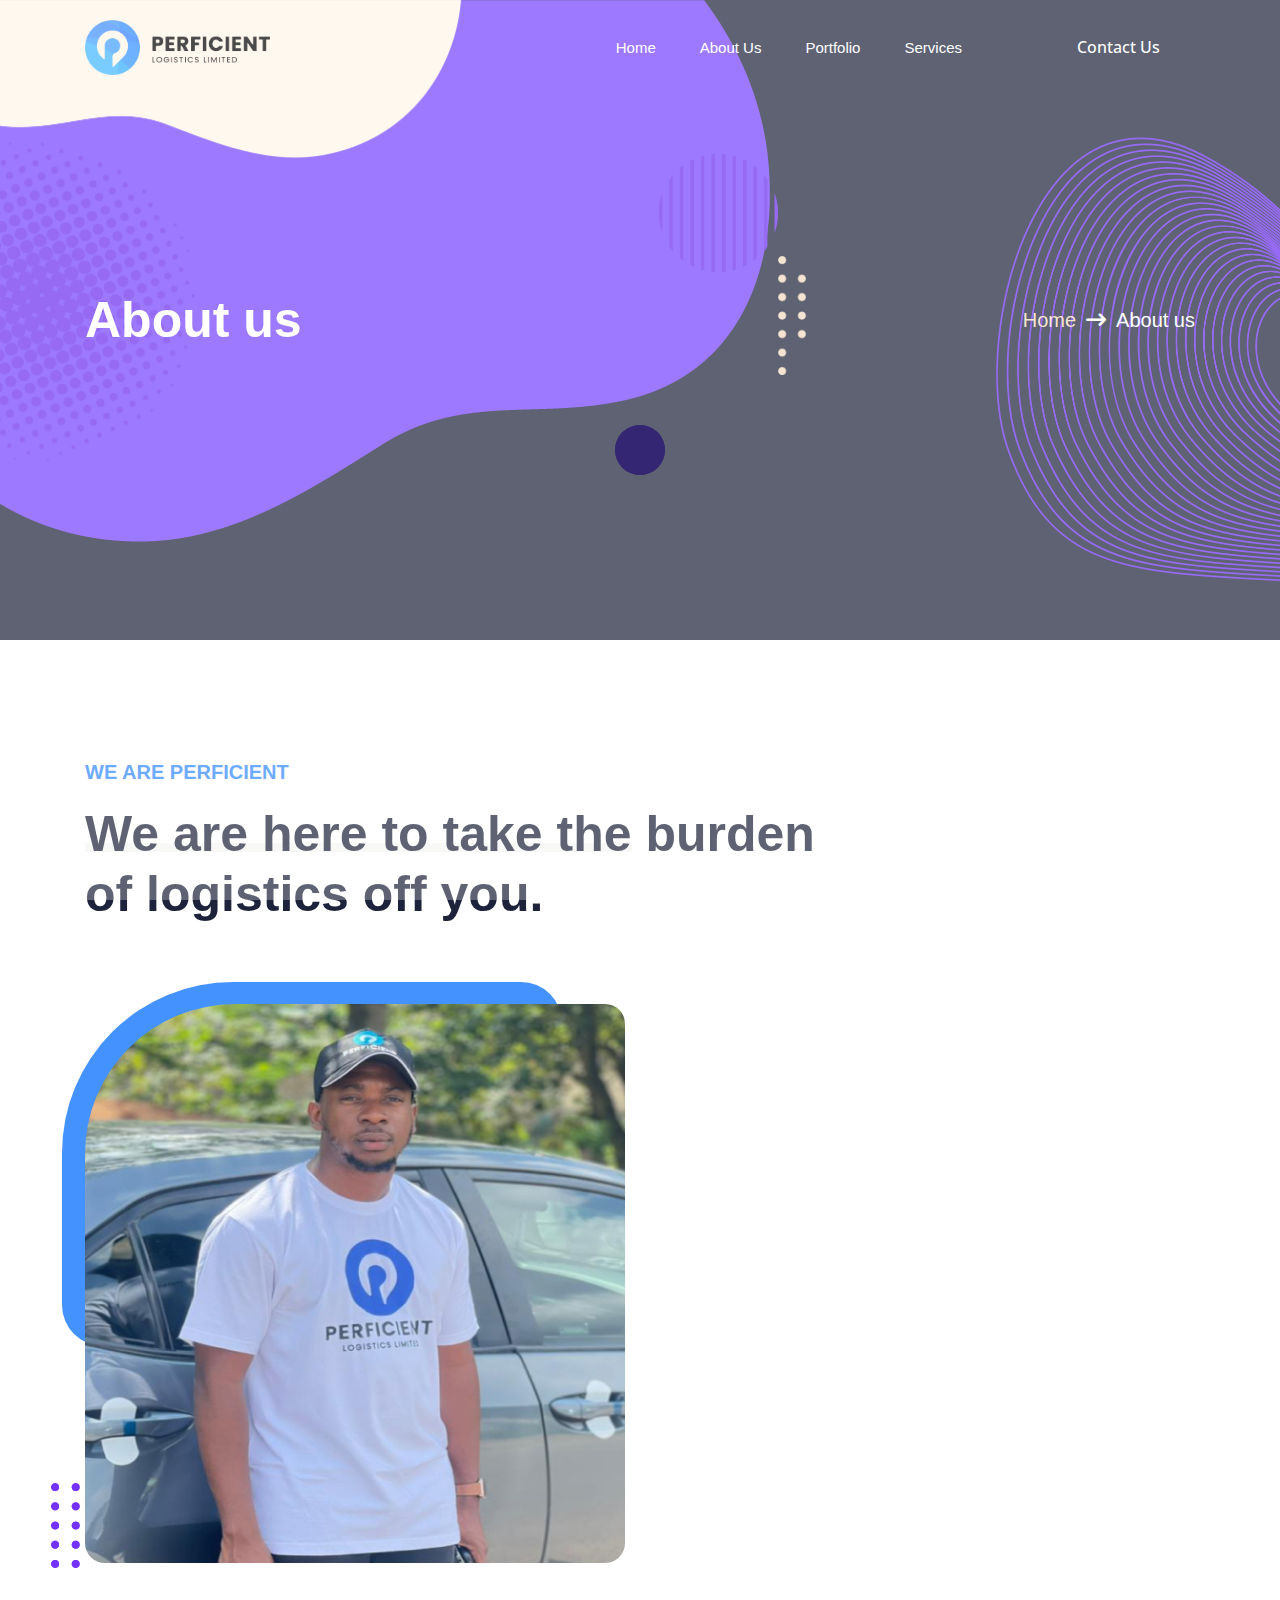
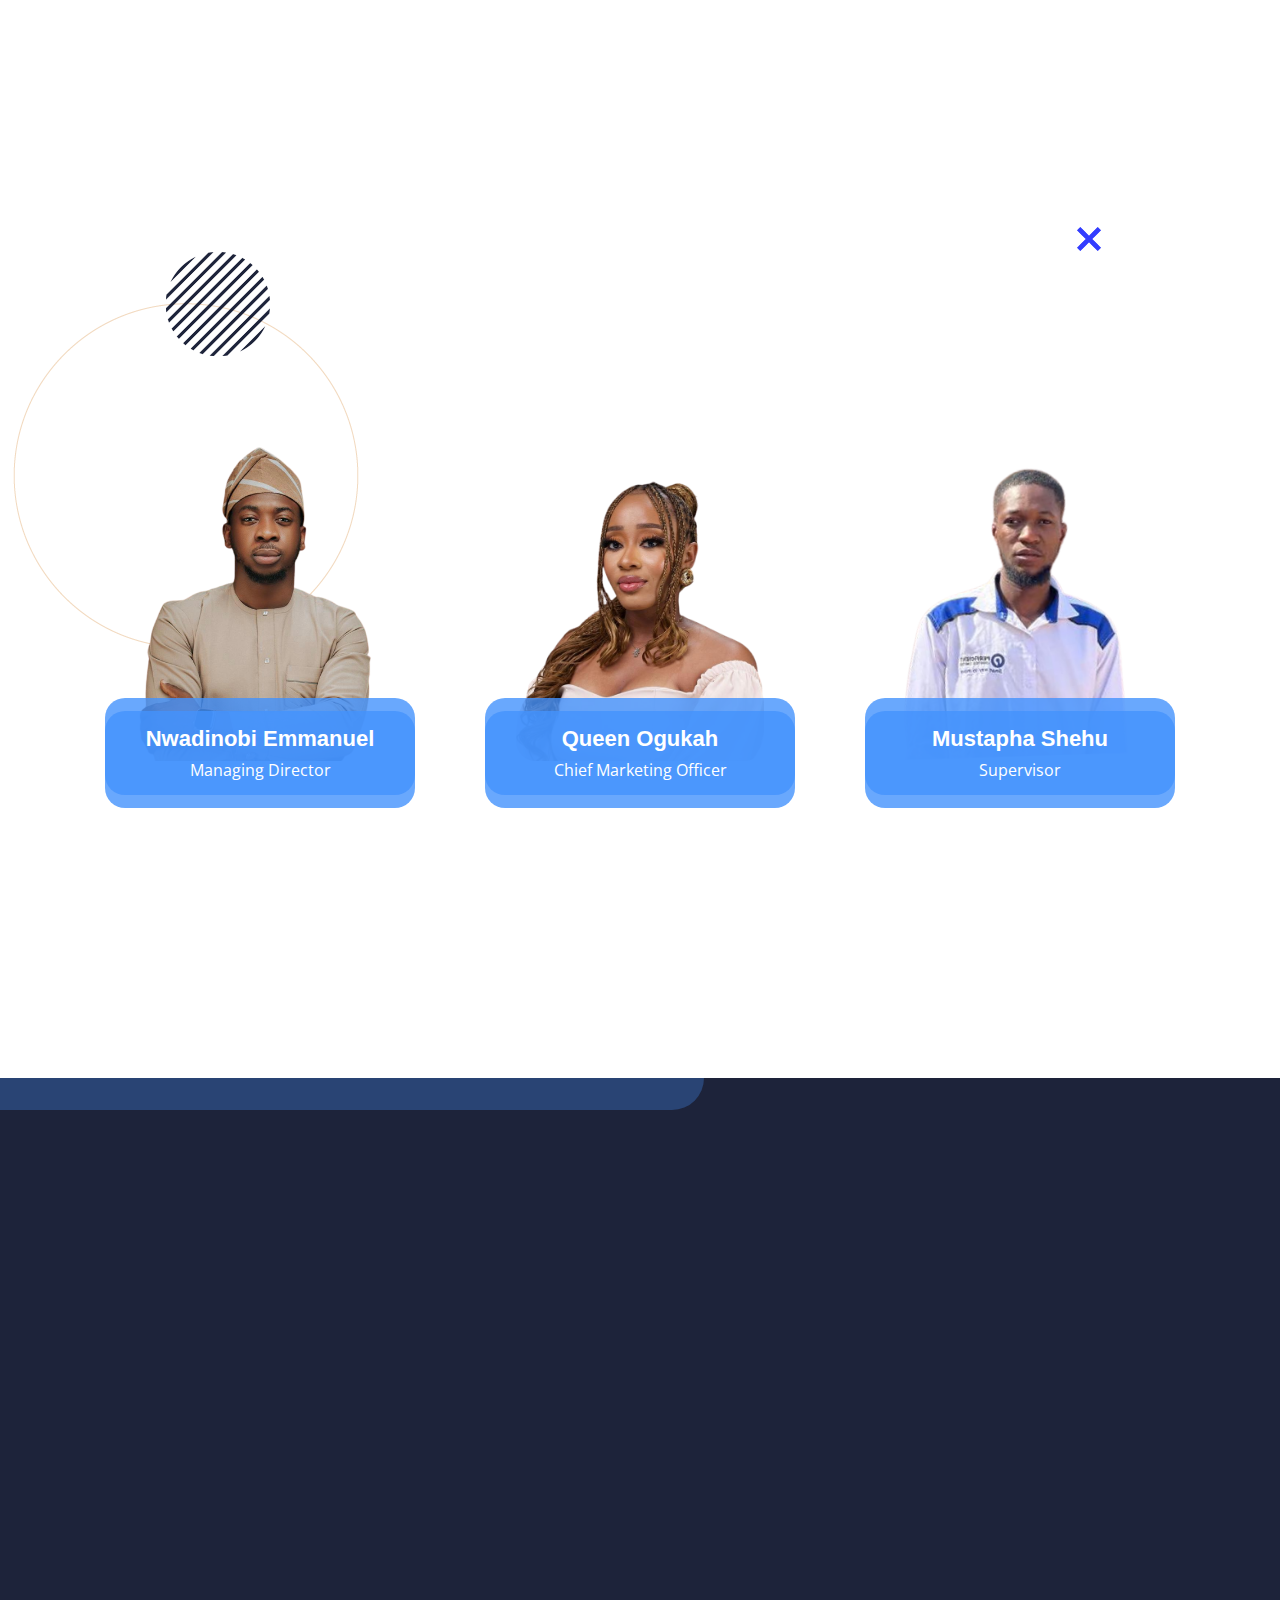
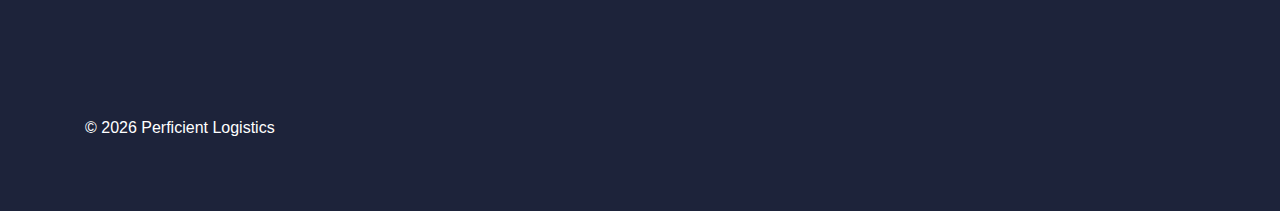
<file: about.html>
<!DOCTYPE html>
<html class="no-js" lang="zxx">
	<head>
		<meta charset="utf-8" />
		<meta http-equiv="x-ua-compatible" content="ie=edge" />
		<title>Perficient | Logistics Limited</title>
		<meta name="description" content="" />
		<meta name="viewport" content="width=device-width, initial-scale=1" />

		<!-- Place favicon.ico in the root directory -->
		<link rel="shortcut icon" type="image/x-icon" href="assets/images/logo/favicon.png" />

		<!-- CSS here -->
		<link rel="stylesheet" href="assets/css/bootstrap.min.css" />
		<link rel="stylesheet" href="assets/css/animate.min.css" />
		<link rel="stylesheet" href="assets/css/backToTop.css" />
		<link rel="stylesheet" href="assets/css/magnific-popup.css" />
		<link rel="stylesheet" href="assets/css/preloader.css" />
		<link rel="stylesheet" href="assets/css/fontawesome-all.min.css" />
		<link rel="stylesheet" href="assets/css/meanmenu.css" />
		<link rel="stylesheet" href="assets/css/swiper-bundle.min.css" />
		<link rel="stylesheet" href="assets/css/default.css" />
		<link rel="stylesheet" href="assets/css/style.css" />
		<link rel="stylesheet" href="assets/css/override.css" />
	</head>
	<body>
		<!--[if lte IE 9]>
			<p class="browserupgrade">
				You are using an <strong>outdated</strong> browser. Please
				<a href="https://browsehappy.com/">upgrade your browser</a> to improve your experience and
				security.
			</p>
		<![endif]-->

		<!-- preloader area start -->
		<div id="pre-loader">
			<div class="pre-loader">
				<span></span>
				<span></span>
			</div>
		</div>
		<!-- preloader area end -->

		<!-- back to top start -->
		<div class="progress-wrap">
			<svg class="progress-circle svg-content" width="100%" height="100%" viewBox="-1 -1 102 102">
				<path d="M50,1 a49,49 0 0,1 0,98 a49,49 0 0,1 0,-98" />
			</svg>
		</div>
		<!-- back to top end -->

		<!-- header start -->
		<header>
			<div id="header-sticky" class="header__area header__transparent header__white">
				<div class="container">
					<div class="row align-items-center">
						<div class="col-xxl-5 col-xl-4 col-lg-3 col-md-5 col-6">
							<div class="logo">
								<a href="/"><img src="assets/images/logo/logo.png" alt="logo" /> </a>
							</div>
						</div>
						<div class="col-xxl-7 col-xl-8 col-lg-9 d-lg-block col-md-7 col-6">
							<div class="main-menu main-menu-3 d-flex justify-content-end">
								<nav id="mobile-menu">
									<ul>
										<li>
											<a href="/">Home</a>
										</li>
										<li><a href="about.html">About Us</a></li>
										<li>
											<a href="portfolio.html">Portfolio</a>
										</li>
										<li>
											<a href="services.html"> Services</a>
										</li>
										<li class="contact--sm">
											<a href="contact.html"> Contact</a>
										</li>
									</ul>
								</nav>
								<div class="header__right d-flex align-items-center">
									<div class="d-none d-md-block">
										<a class="m-btn" href="contact.html">Contact Us</a>
									</div>
									<div class="side-menu-icon d-xl-none">
										<button class="side-toggle">
											<i class="fa-solid fa-bars"></i>
										</button>
									</div>
								</div>
							</div>
						</div>
					</div>
				</div>
			</div>
		</header>
		<!-- header end -->

		<!-- mobile menu sidebar start -->
		<div class="fix">
			<div class="side-info">
				<button class="side-info-close">
					<i class="fas fa-times"></i>
				</button>
				<div class="side-info-content">
					<div class="mobile-menu"></div>
					<div class="sidebar__contact mb-30">
						<div class="contact-list mb-30">
							<ul>
								<li>
									<i class="fas fa-map-marker-alt"></i>Onaolapo Soleye Close Katampe Extension,
									Abuja Nigeria.
								</li>
								<li>
									<i class="far fa-paper-plane"></i
									><a href="mailto:perficientlogisticsltd@gmail.com"
										>perficientlogisticsltd@gmail.com</a
									>
								</li>
								<li>
									<i class="fas fa-phone"></i><a href="tel:+2348052702261">08052702261</a>,
									<a href="tel:+23408106636311">08106636311</a>
								</li>
							</ul>
							<div class="sidebar__social">
								<a
									target="_blank"
									rel="noreferrer noopener"
									href="https://www.facebook.com/profile.php?id=100084333034781&mibextid=LQQJ4d"
									><i class="fab fa-facebook-f"></i
								></a>
								<a
									target="_blank"
									rel="noreferrer noopener"
									href="https://instagram.com/perficientlogistics?igshid=YmMyMTA2M2Y="
									><i class="fab fa-instagram"></i
								></a>
							</div>
						</div>
					</div>
				</div>
			</div>
		</div>
		<div class="offcanvas-overlay"></div>
		<!-- mobile menu sidebar end -->

		<main>
			<!-- page-title area start -->
			<section class="page__title-area page__title-height fix d-flex align-items-center p-relative">
				<div class="page__title-shape">
					<img
						class="page-title-s-1 d-none d-md-block"
						src="assets/images/shape/page-title/page-title-s-1.png"
						alt=""
					/>
					<img
						class="page-title-s-2"
						src="assets/images/shape/page-title/page-title-s-2.png"
						alt=""
					/>
					<img
						class="page-title-s-3"
						src="assets/images/shape/page-title/page-title-s-3.png"
						alt=""
					/>
					<img
						class="page-title-s-4"
						src="assets/images/shape/page-title/page-title-s-4.png"
						alt=""
					/>
					<img
						class="page-title-s-5 wow fadeInDown"
						data-wow-delay="1s"
						src="assets/images/shape/page-title/page-title-s-5.svg"
						alt=""
					/>
					<!-- <img
                  class="page-title-s-6 wow fadeInUp"
                  data-wow-delay=".6s"
                  src="assets/images/shape/page-title/page-title-s-6.png"
                  alt=""
               /> -->
					<img
						class="page-title-s-7 d-none d-md-block"
						src="assets/images/shape/page-title/page-title-s-7.png"
						alt=""
					/>
				</div>
				<div class="container">
					<div class="row align-items-center">
						<div class="col-xl-6 col-lg-6 col-md-6 col-sm-10">
							<div class="page__title-wrapper">
								<h2 class="page__title-heading">About us</h2>
							</div>
						</div>
						<div class="col-xl-6 col-lg-6 col-md-6 col-sm-10">
							<nav aria-label="breadcrumb">
								<ol class="breadcrumb">
									<li class="breadcrumb-item">
										<a href="/">Home</a>
									</li>
									<li class="breadcrumb-item active" aria-current="page">About us</li>
								</ol>
							</nav>
						</div>
					</div>
				</div>
			</section>
			<!-- page-title area end -->

			<!-- about area start -->
			<section class="about__area fix p-relative pt-120 pb-120 about__pb">
				<div class="container">
					<div class="row">
						<div class="col-xxl-7 col-xl-8 col-lg-10 col-md-10">
							<div class="about__title mb-80">
								<h4 class="section__sub-title wow fadeInUp" data-wow-delay=".2s">
									We are Perficient
								</h4>
								<h2 class="section__title wow fadeInUp" data-wow-delay=".3s">
									<span>We are here to take the</span>
									burden of logistics off you.
								</h2>
							</div>
						</div>
					</div>
					<div class="row">
						<div class="col-xl-6 col-lg-6">
							<div class="about__thumb">
								<div class="about__thumb-shape">
									<img
										class="about-s-1 d-none d-lg-block"
										src="assets/images/shape/about/about-s-1.png"
										alt=""
									/>
								</div>
								<div class="about__thumb-image">
									<img src="assets/images/about/about-img.jpg" alt="" />
								</div>
							</div>
						</div>
						<div class="col-xl-5 offset-xl-1 col-lg-6">
							<div class="about__content wow fadeInUp" data-wow-delay=".2s">
								<p>
									Our vision is to be the leading provider of transportation and logistics services
									in our region and beyond. We strive to be the go-to choice for individuals and
									businesses in need of reliable, efficient, and luxurious transportation.
								</p>
								<ul>
									<li>
										Commitment to excellence and customer satisfaction drives everything we do.
									</li>
									<li>
										We are known for our exceptional services, attention to details, and how we
										prioritize safety.
									</li>
									<li>
										We uphold the highest ethical standards and conduct businesses with integrity
										and transparency.
									</li>
								</ul>
							</div>
						</div>
					</div>
				</div>
			</section>
			<!-- about area end -->

			<!-- team area start -->
			<section class="team__area fix p-relative pt-115 pb-80 mb-150">
				<div class="team__shape">
					<img class="t-shape-1" src="assets/images/shape/testimonials/t-shape-1.png" alt="" />
					<img class="t-shape-2" src="assets/images/shape/testimonials/t-shape-2.png" alt="" />
					<img class="t-shape-4" src="assets/images/shape/testimonials/t-shape-4.png" alt="" />
				</div>
				<div class="container">
					<div class="row mb-65">
						<div class="col-xl-12">
							<div class="team__heading text-center">
								<h4 class="section__sub-title wow fadeInUp" data-wow-delay=".2s">Team Members</h4>
								<h2 class="section__title wow fadeInUp" data-wow-delay=".3s">
									<span>Our beloved team</span>
								</h2>
								<p class="wow fadeInUp" data-wow-delay=".4s">
									Uniting strengths, delivering excellence.
								</p>
							</div>
						</div>
					</div>
					<div class="row">
						<div class="col-xl-4 col-lg-4 col-md-6 mb-40">
							<div class="team__thumb">
								<img src="assets/images/team/member-1.png" alt="" />
							</div>
							<div class="team__content text-center">
								<a href="#"><h3 class="team__title">Nwadinobi Emmanuel</h3></a>
								<span class="team__position">Managing Director</span>
							</div>
						</div>
						<div class="col-xl-4 col-lg-4 col-md-6 mb-40">
							<div class="team__thumb">
								<img src="assets/images/team/member-2.png" alt="" />
							</div>
							<div class="team__content text-center">
								<a href="#"><h3 class="team__title">Queen Ogukah</h3></a>
								<span class="team__position">Chief Marketing Officer</span>
							</div>
						</div>
						<div class="col-md-3 center--mt mt-40"></div>

						<div class="col-xl-4 col-lg-4 col-md-6 mb-40">
							<div class="team__thumb">
								<img src="assets/images/team/member-3.png" alt="" />
							</div>
							<div class="team__content text-center">
								<a href="#"><h3 class="team__title">Mustapha Shehu</h3></a>
								<span class="team__position">Supervisor</span>
							</div>
						</div>
						<style>
							@media (min-width: 992px) {
								.center--mt {
									display: none;
								}
							}
							@media (max-width: 767px) {
								.center--mt {
									display: none;
								}
							}
						</style>
					</div>
				</div>
			</section>
			<!-- team area end -->
		</main>

		<!-- footer area start -->
		<footer>
			<div class="footer__area fix p-relative pt-200 pb-60">
				<div class="footer__shape">
					<img
						class="footer-shape-1 wow fadeInDown"
						data-wow-delay="1s"
						src="assets/images/shape/footer/footer-s-1.png"
						alt=""
					/>
					<img
						class="footer-shape-2 wow fadeInUp"
						data-wow-delay="1.6s"
						src="assets/images/shape/footer/footer-s-2.png"
						alt=""
					/>
				</div>
				<div class="container">
					<div class="row mb-50">
						<div class="col-xl-4 col-lg-4 col-md-10 col-sm-10">
							<div class="footer__widget wow fadeIn" data-wow-delay=".5s">
								<div class="footer__widget-logo">
									<img src="assets/images/logo/Logo-footer.png" alt="logo" />

									<p>
										Our hope is to keep expanding and growing until we become Africa's leading
										transportation service, not just in land transportation but also in the airline
										industry!
									</p>
								</div>
								<div class="footer__widget-social">
									<a href="#"><i class="fa-brands fa-facebook-f"></i></a>

									<a href="#"><i class="fa-brands fa-instagram"></i></a>
								</div>
							</div>
						</div>
						<div class="col-xl-2 col-lg-2 col-md-4 col-sm-6">
							<div class="footer__widget wow fadeIn" data-wow-delay=".7s">
								<div class="footer__widget-title">
									<h5>Our Services</h5>
								</div>
								<div class="footer__widget-link">
									<ul>
										<li>
											<a href="services.html">Personal Chauffeurs</a>
										</li>
										<li>
											<a href="services.html">Escort & Protocol Services</a>
										</li>
										<li>
											<a href="services.html">Airport Shuttle Services</a>
										</li>
										<li>
											<a href="services.html">Inter-State Travel</a>
										</li>
										<li>
											<a href="services.html">VIP Trips & Tours</a>
										</li>
										<li>
											<a href="services.html">Luxury Car Rentals</a>
										</li>
									</ul>
								</div>
							</div>
						</div>
						<div class="col-xl-2 col-lg-2 col-md-4 col-sm-6">
							<div class="footer__widget footer__widget-mt-2 wow fadeIn" data-wow-delay=".9s">
								<div class="footer__widget-title">
									<h5>Company</h5>
								</div>
								<div class="footer__widget-link">
									<ul>
										<li>
											<a href="about.html">About us</a>
										</li>
										<li>
											<a href="portfolio.html">Portfolio</a>
										</li>
										<li>
											<a href="index.html">Our Team</a>
										</li>
										<li>
											<a href="contact.html">Contact</a>
										</li>
										<li><a href="services.html">Faqs</a></li>
									</ul>
								</div>
							</div>
						</div>
						<div class="col-xl-4 col-lg-4 col-md-4 col-sm-10">
							<div class="footer__widget footer__widget-mt wow fadeIn" data-wow-delay="1.2s">
								<div class="footer__widget-title">
									<h5>Stay Connected</h5>
								</div>
								<div class="footer__widget-info">
									<div class="footer__widget-address">
										<p>Onaolapo Soleye Close Katampe Extension, Abuja Nigeria.</p>
									</div>
									<div class="footer__widget-phone d-flex align-items-center">
										<i class="fa-solid fa-phone"></i>
										<p>
											<a href="tel:+2348052702261">08052702261</a>,
											<a href="tel:+23408106636311">08106636311</a>
										</p>
									</div>
									<div class="footer__widget-email d-flex align-items-center">
										<i class="fa-solid fa-paper-plane"></i>
										<p>
											<a href="mailto:perficientlogisticsltd@gmail.com"
												>perficientlogisticsltd@gmail.com</a
											>
										</p>
									</div>
								</div>
							</div>
						</div>
					</div>
					<div class="row">
						<div class="col-xl-12">
							<div class="footer__copyright">
								<p>© <span id="copyrightdate"></span> Perficient Logistics</p>
							</div>
						</div>
					</div>
				</div>
			</div>
		</footer>
		<!-- footer area end -->

		<!-- JS here -->
		<script>
			const copyright = document.getElementById("copyrightdate");
			copyright.innerText = new Date().getFullYear();
		</script>
		<script src="assets/js/vendor/jquery-3.6.0.min.js"></script>
		<script src="assets/js/vendor/jquery.waypoints.min.js"></script>
		<script src="assets/js/bootstrap.bundle.min.js"></script>
		<script src="assets/js/backToTop.js"></script>
		<script src="assets/js/jquery.counterup.min.js"></script>
		<script src="assets/js/isotope.pkgd.min.js"></script>
		<script src="assets/js/swiper-bundle.min.js"></script>
		<script src="assets/js/jquery.meanmenu.min.js"></script>
		<script src="assets/js/ajax-form.js"></script>
		<script src="assets/js/wow.min.js"></script>
		<script src="assets/js/imagesloaded.pkgd.min.js"></script>
		<script src="assets/js/jquery.magnific-popup.min.js"></script>
		<script src="assets/js/main.js"></script>
	</body>
</html>
</file>
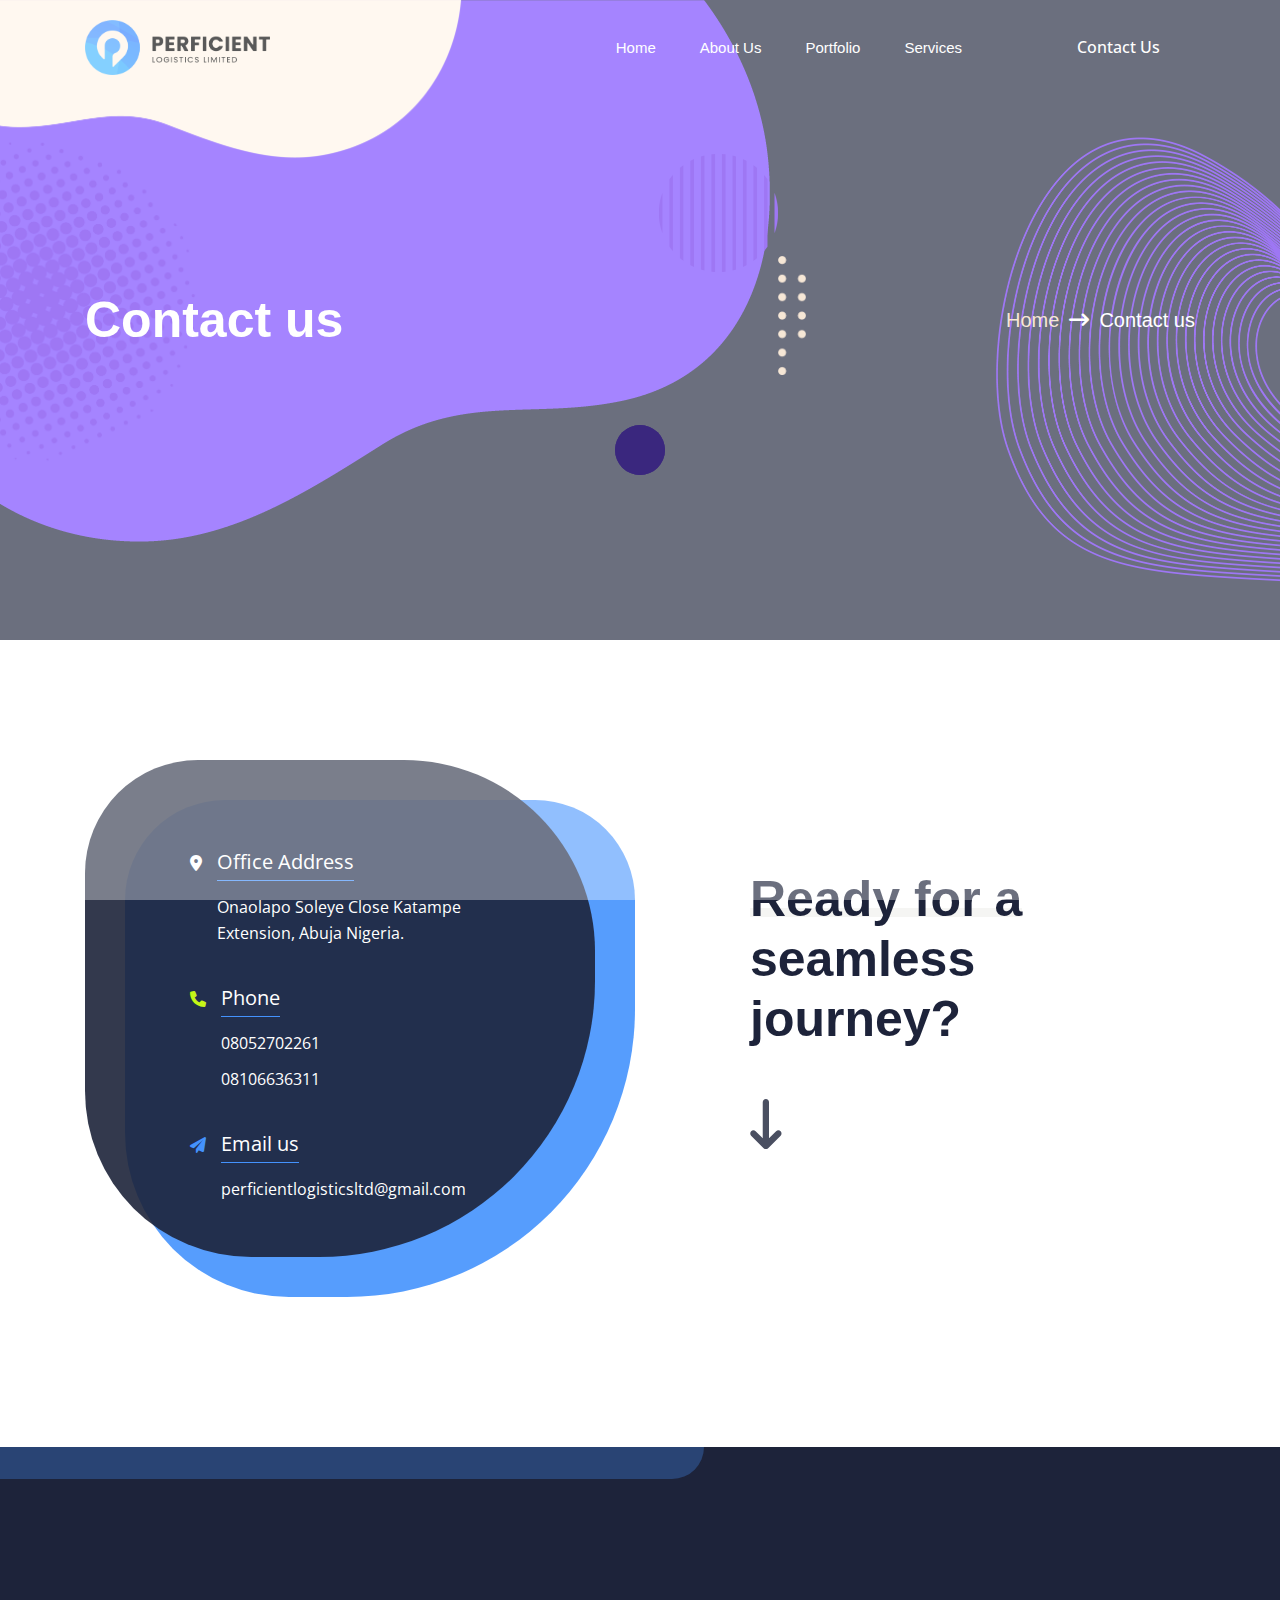
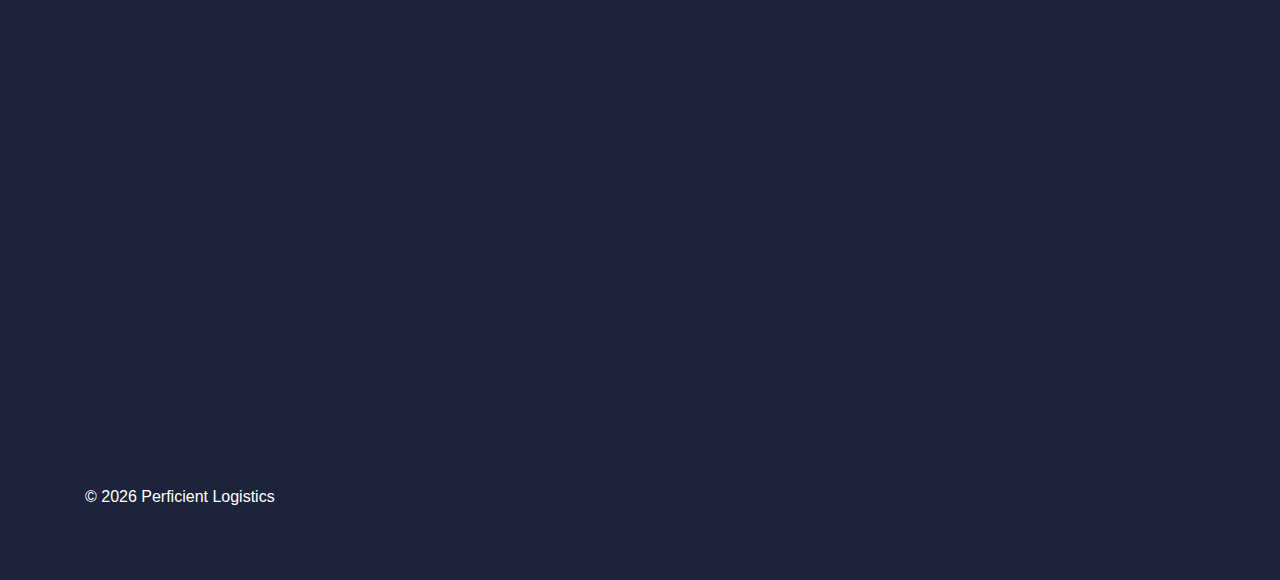
<file: contact.html>
<!DOCTYPE html>
<html class="no-js" lang="zxx">
	<head>
		<meta charset="utf-8" />
		<meta http-equiv="x-ua-compatible" content="ie=edge" />
		<title>Perficient | Logistics Limited</title>
		<meta name="description" content="" />
		<meta name="viewport" content="width=device-width, initial-scale=1" />

		<!-- Place favicon.ico in the root directory -->
		<link rel="shortcut icon" type="image/x-icon" href="assets/images/logo/favicon.png" />

		<!-- CSS here -->
		<link rel="stylesheet" href="assets/css/bootstrap.min.css" />
		<link rel="stylesheet" href="assets/css/animate.min.css" />
		<link rel="stylesheet" href="assets/css/backToTop.css" />
		<link rel="stylesheet" href="assets/css/magnific-popup.css" />
		<link rel="stylesheet" href="assets/css/preloader.css" />
		<link rel="stylesheet" href="assets/css/fontawesome-all.min.css" />
		<link rel="stylesheet" href="assets/css/meanmenu.css" />
		<link rel="stylesheet" href="assets/css/swiper-bundle.min.css" />
		<link rel="stylesheet" href="assets/css/default.css" />
		<link rel="stylesheet" href="assets/css/style.css" />
		<link rel="stylesheet" href="assets/css/override.css" />
	</head>
	<body>
		<!--[if lte IE 9]>
			<p class="browserupgrade">
				You are using an <strong>outdated</strong> browser. Please
				<a href="https://browsehappy.com/">upgrade your browser</a> to improve your experience and
				security.
			</p>
		<![endif]-->

		<!-- preloader area start -->
		<div id="pre-loader">
			<div class="pre-loader">
				<span></span>
				<span></span>
			</div>
		</div>
		<!-- preloader area end -->

		<!-- back to top start -->
		<div class="progress-wrap">
			<svg class="progress-circle svg-content" width="100%" height="100%" viewBox="-1 -1 102 102">
				<path d="M50,1 a49,49 0 0,1 0,98 a49,49 0 0,1 0,-98" />
			</svg>
		</div>
		<!-- back to top end -->

		<!-- header start -->
		<header>
			<div id="header-sticky" class="header__area header__transparent header__white">
				<div class="container">
					<div class="row align-items-center">
						<div class="col-xxl-5 col-xl-4 col-lg-3 col-md-5 col-6">
							<div class="logo">
								<a href="/"><img src="assets/images/logo/logo.png" alt="logo" /> </a>
							</div>
						</div>
						<div class="col-xxl-7 col-xl-8 col-lg-9 d-lg-block col-md-7 col-6">
							<div class="main-menu main-menu-3 d-flex justify-content-end">
								<nav id="mobile-menu">
									<ul>
										<li>
											<a href="/">Home</a>
										</li>
										<li><a href="about.html">About Us</a></li>
										<li>
											<a href="portfolio.html">Portfolio</a>
										</li>
										<li>
											<a href="services.html"> Services</a>
										</li>
										<li class="contact--sm">
											<a href="contact.html"> Contact</a>
										</li>
									</ul>
								</nav>
								<div class="header__right d-flex align-items-center">
									<div class="d-none d-md-block">
										<a class="m-btn" href="contact.html">Contact Us</a>
									</div>
									<div class="side-menu-icon d-xl-none">
										<button class="side-toggle">
											<i class="fa-solid fa-bars"></i>
										</button>
									</div>
								</div>
							</div>
						</div>
					</div>
				</div>
			</div>
		</header>
		<!-- header end -->

		<!-- mobile menu sidebar start -->
		<div class="fix">
			<div class="side-info">
				<button class="side-info-close">
					<i class="fas fa-times"></i>
				</button>
				<div class="side-info-content">
					<div class="mobile-menu"></div>
					<div class="sidebar__contact mb-30">
						<div class="contact-list mb-30">
							<ul>
								<li>
									<i class="fas fa-map-marker-alt"></i>Onaolapo Soleye Close Katampe Extension,
									Abuja Nigeria.
								</li>
								<li>
									<i class="far fa-paper-plane"></i
									><a href="mailto:perficientlogisticsltd@gmail.com"
										>perficientlogisticsltd@gmail.com</a
									>
								</li>
								<li>
									<i class="fas fa-phone"></i><a href="tel:+2348052702261">08052702261</a>,
									<a href="tel:+23408106636311">08106636311</a>
								</li>
							</ul>
							<div class="sidebar__social">
								<a
									target="_blank"
									rel="noreferrer noopener"
									href="https://www.facebook.com/profile.php?id=100084333034781&mibextid=LQQJ4d"
									><i class="fab fa-facebook-f"></i
								></a>
								<a
									target="_blank"
									rel="noreferrer noopener"
									href="https://instagram.com/perficientlogistics?igshid=YmMyMTA2M2Y="
									><i class="fab fa-instagram"></i
								></a>
							</div>
						</div>
					</div>
				</div>
			</div>
		</div>
		<div class="offcanvas-overlay"></div>
		<!-- mobile menu sidebar end -->

		<main>
			<!-- page-title area start -->
			<section class="page__title-area page__title-height fix d-flex align-items-center p-relative">
				<div class="page__title-shape">
					<img
						class="page-title-s-1 d-none d-md-block"
						src="assets/images/shape/page-title/page-title-s-1.png"
						alt=""
					/>
					<img
						class="page-title-s-2"
						src="assets/images/shape/page-title/page-title-s-2.png"
						alt=""
					/>
					<img
						class="page-title-s-3"
						src="assets/images/shape/page-title/page-title-s-3.png"
						alt=""
					/>
					<img
						class="page-title-s-4"
						src="assets/images/shape/page-title/page-title-s-4.png"
						alt=""
					/>
					<img
						class="page-title-s-5 wow fadeInDown"
						data-wow-delay="1s"
						src="assets/images/shape/page-title/page-title-s-5.png"
						alt=""
					/>
					<img
						class="page-title-s-7 d-none d-md-block"
						src="assets/images/shape/page-title/page-title-s-7.png"
						alt=""
					/>
				</div>
				<div class="container">
					<div class="row align-items-center">
						<div class="col-xl-6 col-lg-6 col-md-6 col-sm-10">
							<div class="page__title-wrapper">
								<h2 class="page__title-heading">Contact us</h2>
							</div>
						</div>
						<div class="col-xl-6 col-lg-6 col-md-6 col-sm-10">
							<nav aria-label="breadcrumb">
								<ol class="breadcrumb">
									<li class="breadcrumb-item">
										<a href="/">Home</a>
									</li>
									<li class="breadcrumb-item active" aria-current="page">Contact us</li>
								</ol>
							</nav>
						</div>
					</div>
				</div>
			</section>
			<!-- page-title area end -->

			<!-- contact area start -->
			<section class="contact__area fix p-relative pt-120 pb-190">
				<div class="container">
					<div class="row align-items-center">
						<div class="col-xl-6 col-lg-7 col-md-8">
							<div class="contact__info">
								<div class="contact__info-content d-flex mb-30">
									<div class="contact__info-icon">
										<i class="fa-solid fa-location-dot"></i>
									</div>
									<div class="contact__info-title">
										<h5>Office Address</h5>
										<p>Onaolapo Soleye Close Katampe Extension, Abuja Nigeria.</p>
									</div>
								</div>
								<div class="contact__info-content d-flex mb-30">
									<div class="contact__info-icon">
										<i class="fa-solid fa-phone green"></i>
									</div>
									<div class="contact__info-title">
										<h5>Phone</h5>
										<p>
											<a href="tel:+2348052702261">08052702261</a>
										</p>
										<p>
											<a href="tel:+2348106636311">08106636311</a>
										</p>
									</div>
								</div>
								<div class="contact__info-content d-flex">
									<div class="contact__info-icon">
										<i class="fa-solid fa-paper-plane blue"></i>
									</div>
									<div class="contact__info-title">
										<h5>Email us</h5>
										<p>
											<a href="mailto:perficientlogisticsltd@gmail.com"
												>perficientlogisticsltd@gmail.com</a
											>
										</p>
									</div>
								</div>
							</div>
						</div>
						<div class="col-xl-5 offset-xl-1 col-lg-5 col-md-4">
							<div class="contact__title">
								<h2 class="section__title">
									<span>Ready for a</span>
									seamless journey?
								</h2>
								<div class="contact__title-icon">
									<a href="#contact"><i class="fa-solid fa-arrow-down-long"></i></a>
								</div>
							</div>
						</div>
					</div>
				</div>
			</section>
			<!-- contact area end -->
		</main>

		<!-- footer area start -->
		<footer>
			<div class="footer__area fix p-relative pt-200 pb-60">
				<div class="footer__shape">
					<img
						class="footer-shape-1 wow fadeInDown"
						data-wow-delay="1s"
						src="assets/images/shape/footer/footer-s-1.png"
						alt=""
					/>
					<img
						class="footer-shape-2 wow fadeInUp"
						data-wow-delay="1.6s"
						src="assets/images/shape/footer/footer-s-2.png"
						alt=""
					/>
				</div>
				<div class="container">
					<div class="row mb-50">
						<div class="col-xl-4 col-lg-4 col-md-10 col-sm-10">
							<div class="footer__widget wow fadeIn" data-wow-delay=".5s">
								<div class="footer__widget-logo">
									<img src="assets/images/logo/Logo-footer.png" alt="logo" />

									<p>
										Our hope is to keep expanding and growing until we become Africa's leading
										transportation service, not just in land transportation but also in the airline
										industry!
									</p>
								</div>
								<div class="footer__widget-social">
									<a href="#"><i class="fa-brands fa-facebook-f"></i></a>

									<a href="#"><i class="fa-brands fa-instagram"></i></a>
								</div>
							</div>
						</div>
						<div class="col-xl-2 col-lg-2 col-md-4 col-sm-6">
							<div class="footer__widget wow fadeIn" data-wow-delay=".7s">
								<div class="footer__widget-title">
									<h5>Our Services</h5>
								</div>
								<div class="footer__widget-link">
									<ul>
										<li>
											<a href="services.html">Personal Chauffeurs</a>
										</li>
										<li>
											<a href="services.html">Escort & Protocol Services</a>
										</li>
										<li>
											<a href="services.html">Airport Shuttle Services</a>
										</li>
										<li>
											<a href="services.html">Inter-State Travel</a>
										</li>
										<li>
											<a href="services.html">VIP Trips & Tours</a>
										</li>
										<li>
											<a href="services.html">Luxury Car Rentals</a>
										</li>
									</ul>
								</div>
							</div>
						</div>
						<div class="col-xl-2 col-lg-2 col-md-4 col-sm-6">
							<div class="footer__widget footer__widget-mt-2 wow fadeIn" data-wow-delay=".9s">
								<div class="footer__widget-title">
									<h5>Company</h5>
								</div>
								<div class="footer__widget-link">
									<ul>
										<li>
											<a href="about.html">About us</a>
										</li>
										<li>
											<a href="portfolio.html">Portfolio</a>
										</li>
										<li>
											<a href="index.html">Our Team</a>
										</li>
										<li>
											<a href="contact.html">Contact</a>
										</li>
										<li><a href="services.html">Faqs</a></li>
									</ul>
								</div>
							</div>
						</div>
						<div class="col-xl-4 col-lg-4 col-md-4 col-sm-10">
							<div class="footer__widget footer__widget-mt wow fadeIn" data-wow-delay="1.2s">
								<div class="footer__widget-title">
									<h5>Stay Connected</h5>
								</div>
								<div class="footer__widget-info">
									<div class="footer__widget-address">
										<p>Onaolapo Soleye Close Katampe Extension, Abuja Nigeria.</p>
									</div>
									<div class="footer__widget-phone d-flex align-items-center">
										<i class="fa-solid fa-phone"></i>
										<p>
											<a href="tel:+2348052702261">08052702261</a>,
											<a href="tel:+23408106636311">08106636311</a>
										</p>
									</div>
									<div class="footer__widget-email d-flex align-items-center">
										<i class="fa-solid fa-paper-plane"></i>
										<p>
											<a href="mailto:perficientlogisticsltd@gmail.com"
												>perficientlogisticsltd@gmail.com</a
											>
										</p>
									</div>
								</div>
							</div>
						</div>
					</div>
					<div class="col-xl-12">
						<div class="footer__copyright">
							<p>© <span id="copyrightdate"></span> Perficient Logistics</p>
						</div>
					</div>
				</div>
			</div>
		</footer>
		<!-- footer area end -->

		<!-- JS here -->
		<script>
			const copyright = document.getElementById("copyrightdate");
			copyright.innerText = new Date().getFullYear();
		</script>
		<script src="assets/js/vendor/jquery-3.6.0.min.js"></script>
		<script src="assets/js/vendor/jquery.waypoints.min.js"></script>
		<script src="assets/js/bootstrap.bundle.min.js"></script>
		<script src="assets/js/backToTop.js"></script>
		<script src="assets/js/jquery.counterup.min.js"></script>
		<script src="assets/js/isotope.pkgd.min.js"></script>
		<script src="assets/js/swiper-bundle.min.js"></script>
		<script src="assets/js/jquery.meanmenu.min.js"></script>
		<script src="assets/js/ajax-form.js"></script>
		<script src="assets/js/wow.min.js"></script>
		<script src="assets/js/imagesloaded.pkgd.min.js"></script>
		<script src="assets/js/jquery.magnific-popup.min.js"></script>
		<script src="assets/js/main.js"></script>
	</body>
</html>
</file>
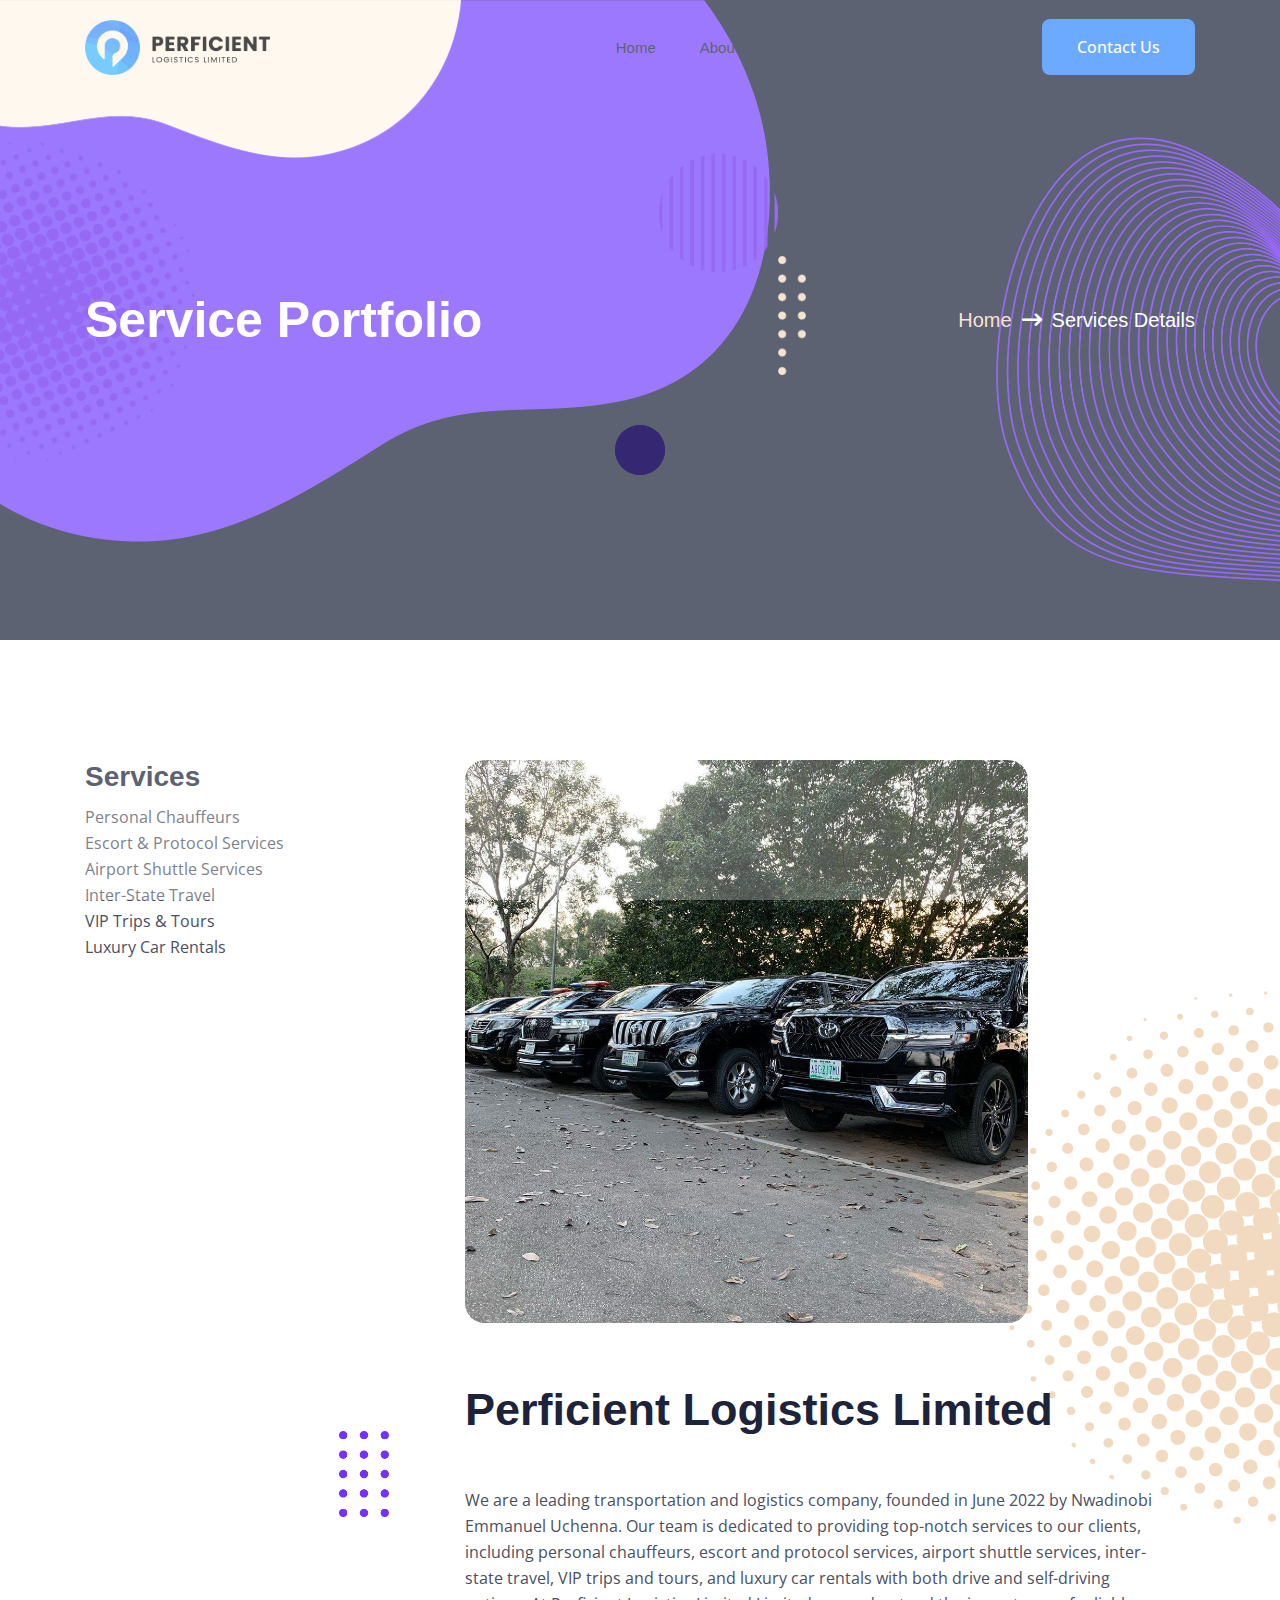
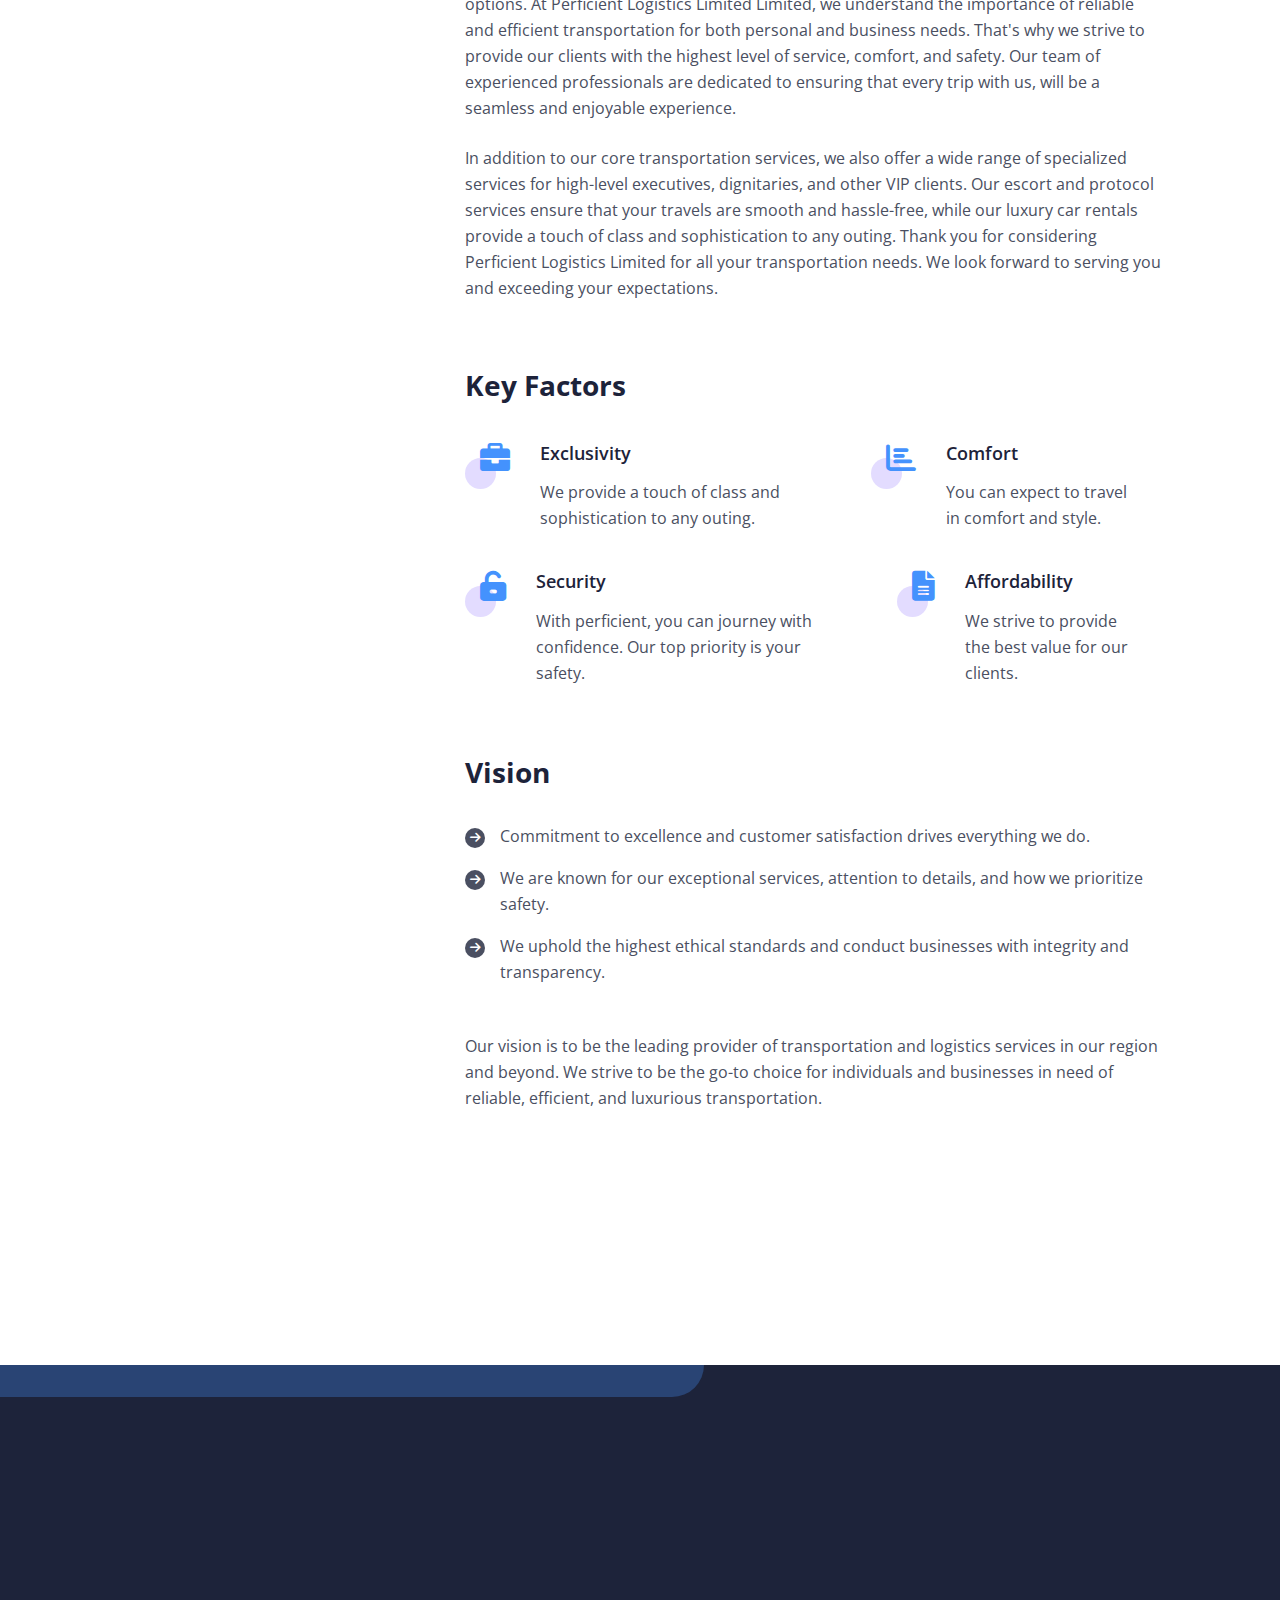
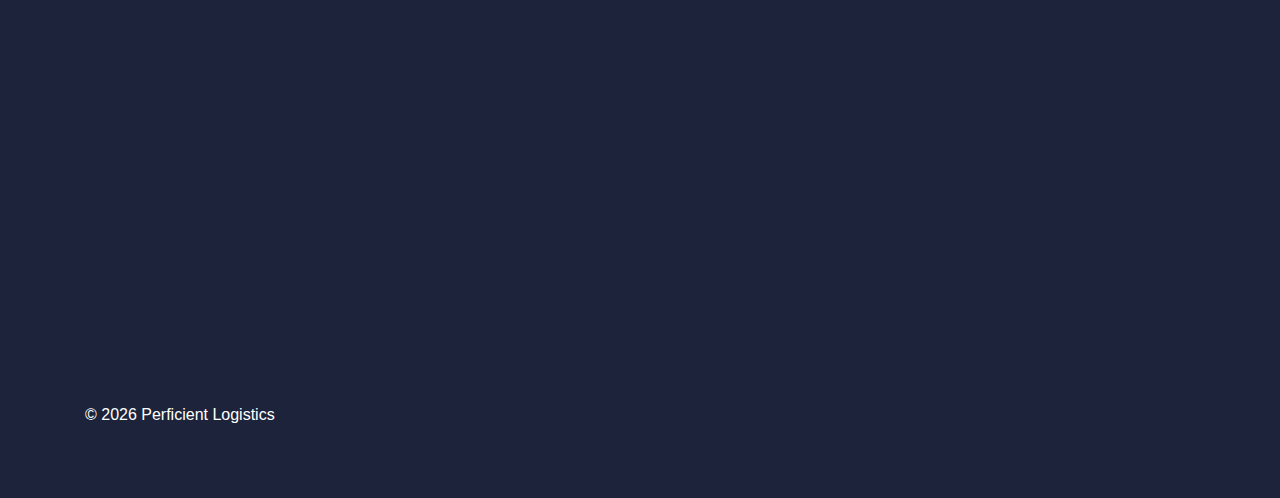
<file: portfolio.html>
<!DOCTYPE html>
<html class="no-js" lang="zxx">
	<head>
		<meta charset="utf-8" />
		<meta http-equiv="x-ua-compatible" content="ie=edge" />
		<title>Perficient | Logistics Limited</title>
		<meta name="description" content="" />
		<meta name="viewport" content="width=device-width, initial-scale=1" />

		<!-- Place favicon.ico in the root directory -->
		<link rel="shortcut icon" type="image/x-icon" href="assets/images/logo/favicon.png" />

		<!-- CSS here -->
		<link rel="stylesheet" href="assets/css/bootstrap.min.css" />
		<link rel="stylesheet" href="assets/css/animate.min.css" />
		<link rel="stylesheet" href="assets/css/backToTop.css" />
		<link rel="stylesheet" href="assets/css/magnific-popup.css" />
		<link rel="stylesheet" href="assets/css/preloader.css" />
		<link rel="stylesheet" href="assets/css/fontawesome-all.min.css" />
		<link rel="stylesheet" href="assets/css/meanmenu.css" />
		<link rel="stylesheet" href="assets/css/swiper-bundle.min.css" />
		<link rel="stylesheet" href="assets/css/default.css" />
		<link rel="stylesheet" href="assets/css/style.css" />
		<link rel="stylesheet" href="assets/css/override.css" />
	</head>
	<body>
		<!--[if lte IE 9]>
			<p class="browserupgrade">
				You are using an <strong>outdated</strong> browser. Please
				<a href="https://browsehappy.com/">upgrade your browser</a> to improve your experience and
				security.
			</p>
		<![endif]-->

		<!-- preloader area start -->
		<div id="pre-loader">
			<div class="pre-loader">
				<span></span>
				<span></span>
			</div>
		</div>
		<!-- preloader area end -->

		<!-- back to top start -->
		<div class="progress-wrap">
			<svg class="progress-circle svg-content" width="100%" height="100%" viewBox="-1 -1 102 102">
				<path d="M50,1 a49,49 0 0,1 0,98 a49,49 0 0,1 0,-98" />
			</svg>
		</div>
		<!-- back to top end -->

		<!-- header start -->
		<header>
			<div id="header-sticky" class="header__area header__transparent">
				<div class="container">
					<div class="row align-items-center">
						<div class="col-xxl-5 col-xl-4 col-lg-3 col-md-5 col-6">
							<div class="logo">
								<a href="/"><img src="assets/images/logo/logo.png" alt="logo" /> </a>
							</div>
						</div>
						<div class="col-xxl-7 col-xl-8 col-lg-9 d-lg-block col-md-7 col-6">
							<div class="main-menu d-flex justify-content-end">
								<nav id="mobile-menu">
									<ul>
										<li>
											<a href="/">Home</a>
										</li>
										<li><a href="about.html">About Us</a></li>
										<li>
											<a href="portfolio.html">Portfolio</a>
										</li>
										<li>
											<a href="services.html"> Services</a>
										</li>
										<li class="contact--sm">
											<a href="contact.html"> Contact</a>
										</li>
									</ul>
								</nav>
								<div class="header__right d-flex align-items-center">
									<div class="d-none d-md-block">
										<a class="m-btn" href="contact.html">Contact Us</a>
									</div>
									<div class="side-menu-icon d-xl-none">
										<button class="side-toggle">
											<i class="fa-solid fa-bars"></i>
										</button>
									</div>
								</div>
							</div>
						</div>
					</div>
				</div>
			</div>
		</header>
		<!-- header end -->

		<!-- mobile menu sidebar start -->
		<div class="fix">
			<div class="side-info">
				<button class="side-info-close">
					<i class="fas fa-times"></i>
				</button>
				<div class="side-info-content">
					<div class="mobile-menu"></div>
					<div class="sidebar__contact mb-30">
						<div class="contact-list mb-30">
							<ul>
								<li>
									<i class="fas fa-map-marker-alt"></i>Onaolapo Soleye Close Katampe Extension,
									Abuja Nigeria.
								</li>
								<li>
									<i class="far fa-paper-plane"></i
									><a href="mailto:perficientlogisticsltd@gmail.com"
										>perficientlogisticsltd@gmail.com</a
									>
								</li>
								<li>
									<i class="fas fa-phone"></i><a href="tel:+2348052702261">08052702261</a>,
									<a href="tel:+23408106636311">08106636311</a>
								</li>
							</ul>
							<div class="sidebar__social">
								<a
									target="_blank"
									rel="noreferrer noopener"
									href="https://www.facebook.com/profile.php?id=100084333034781&mibextid=LQQJ4d"
									><i class="fab fa-facebook-f"></i
								></a>
								<a
									target="_blank"
									rel="noreferrer noopener"
									href="https://instagram.com/perficientlogistics?igshid=YmMyMTA2M2Y="
									><i class="fab fa-instagram"></i
								></a>
							</div>
						</div>
					</div>
				</div>
			</div>
		</div>
		<div class="offcanvas-overlay"></div>
		<!-- mobile menu sidebar end -->

		<main>
			<!-- page-title area start -->
			<section class="page__title-area page__title-height fix d-flex align-items-center p-relative">
				<div class="page__title-shape">
					<img
						class="page-title-s-1 d-none d-md-block"
						src="assets/images/shape/page-title/page-title-s-1.png"
						alt=""
					/>
					<img
						class="page-title-s-2"
						src="assets/images/shape/page-title/page-title-s-2.png"
						alt=""
					/>
					<img
						class="page-title-s-3"
						src="assets/images/shape/page-title/page-title-s-3.png"
						alt=""
					/>
					<img
						class="page-title-s-4"
						src="assets/images/shape/page-title/page-title-s-4.png"
						alt=""
					/>
					<img
						class="page-title-s-5 wow fadeInDown"
						data-wow-delay="1s"
						src="assets/images/shape/page-title/page-title-s-5.png"
						alt=""
					/>
					<img
						class="page-title-s-7 d-none d-md-block"
						src="assets/images/shape/page-title/page-title-s-7.png"
						alt=""
					/>
				</div>
				<div class="container">
					<div class="row align-items-center">
						<div class="col-xl-6 col-lg-6 col-md-6 col-sm-10">
							<div class="page__title-wrapper">
								<h2 class="page__title-heading">Service Portfolio</h2>
							</div>
						</div>
						<div class="col-xl-6 col-lg-6 col-md-6 col-sm-10">
							<nav aria-label="breadcrumb">
								<ol class="breadcrumb">
									<li class="breadcrumb-item">
										<a href="/">Home</a>
									</li>
									<li class="breadcrumb-item active" aria-current="page">Services Details</li>
								</ol>
							</nav>
						</div>
					</div>
				</div>
			</section>
			<!-- page-title area end -->

			<!-- services details start -->
			<section class="services__details p-relative pt-120 pb-230">
				<div class="services__details-shape">
					<img
						class="s-details-s-2 d-none d-sm-block"
						src="assets/images/shape/services/s-details-s-2.png"
						alt=""
					/>
					<img class="s-details-s-3" src="assets/images/shape/services/s-details-s-3.png" alt="" />
				</div>
				<div class="container">
					<div class="row">
						<div class="col-xl-4 col-lg-4 order-last order-lg-first">
							<div class="sidebar__widget sidebar__widget-2">
								<div class="sidebar__widget-title">
									<h3>Services</h3>
								</div>
								<div class="sidebar__widget-link">
									<ul>
										<li><a href="#">Personal Chauffeurs</a></li>
										<li>
											<a href="#">Escort & Protocol Services</a>
										</li>
										<li><a href="#">Airport Shuttle Services</a></li>
										<li><a href="#">Inter-State Travel</a></li>
										<li><a href="#">VIP Trips & Tours</a></li>
										<li><a href="#"> Luxury Car Rentals</a></li>
									</ul>
								</div>
							</div>
						</div>
						<div class="col-xl-8 col-lg-8">
							<div class="services__details-thumb mb-60">
								<img src="assets/images/services-details/s-details-img.jpg" alt="" />
							</div>
							<div class="services__details-content">
								<h2>Perficient Logistics Limited</h2>
								<p>
									We are a leading transportation and logistics company, founded in June 2022 by
									Nwadinobi Emmanuel Uchenna. Our team is dedicated to providing top-notch services
									to our clients, including personal chauffeurs, escort and protocol services,
									airport shuttle services, inter-state travel, VIP trips and tours, and luxury car
									rentals with both drive and self-driving options. At Perficient Logistics Limited
									Limited, we understand the importance of reliable and efficient transportation for
									both personal and business needs. That's why we strive to provide our clients with
									the highest level of service, comfort, and safety. Our team of experienced
									professionals are dedicated to ensuring that every trip with us, will be a
									seamless and enjoyable experience.
								</p>
								<p>
									In addition to our core transportation services, we also offer a wide range of
									specialized services for high-level executives, dignitaries, and other VIP
									clients. Our escort and protocol services ensure that your travels are smooth and
									hassle-free, while our luxury car rentals provide a touch of class and
									sophistication to any outing. Thank you for considering Perficient Logistics
									Limited for all your transportation needs. We look forward to serving you and
									exceeding your expectations.
								</p>
								<div class="key__factors">
									<div class="key__factors-title">
										<h3>Key Factors</h3>
									</div>
									<div class="key__factors-wrapper d-flex">
										<div class="key__factors-content mb-40 d-sm-flex">
											<div class="key__factors-icon">
												<i class="fa-solid fa-briefcase"></i>
											</div>
											<div class="key__factors-text">
												<h5>Exclusivity</h5>
												<p>We provide a touch of class and sophistication to any outing.</p>
											</div>
										</div>
										<div class="key__factors-content mb-40 d-sm-flex">
											<div class="key__factors-icon">
												<i class="fa-solid fa-chart-bar"></i>
											</div>
											<div class="key__factors-text">
												<h5>Comfort</h5>
												<p>You can expect to travel in comfort and style.</p>
											</div>
										</div>
									</div>
									<div class="key__factors-wrapper d-flex">
										<div class="key__factors-content mb-40 d-sm-flex">
											<div class="key__factors-icon">
												<i class="fa-solid fa-unlock-keyhole"></i>
											</div>
											<div class="key__factors-text">
												<h5>Security</h5>
												<p>
													With perficient, you can journey with confidence. Our top priority is your
													safety.
												</p>
											</div>
										</div>
										<div class="key__factors-content mb-40 d-sm-flex">
											<div class="key__factors-icon">
												<i class="fa-solid fa-file-lines"></i>
											</div>
											<div class="key__factors-text">
												<h5>Affordability</h5>
												<p>We strive to provide the best value for our clients.</p>
											</div>
										</div>
									</div>
								</div>
								<div class="key__benefits">
									<div class="key__benefits-title">
										<h3>Vision</h3>
									</div>
									<div class="key__benefits-content">
										<ul>
											<li>
												Commitment to excellence and customer satisfaction drives everything we do.
											</li>
											<li>
												We are known for our exceptional services, attention to details, and how we
												prioritize safety.
											</li>
											<li>
												We uphold the highest ethical standards and conduct businesses with
												integrity and transparency.
											</li>
										</ul>
									</div>
								</div>
								<p>
									Our vision is to be the leading provider of transportation and logistics services
									in our region and beyond. We strive to be the go-to choice for individuals and
									businesses in need of reliable, efficient, and luxurious transportation.
								</p>
							</div>
						</div>
					</div>
				</div>
			</section>
			<!-- services details area end -->
		</main>

		<!-- footer area start -->
		<footer>
			<div class="footer__area fix p-relative pt-200 pb-60">
				<div class="footer__shape">
					<img
						class="footer-shape-1 wow fadeInDown"
						data-wow-delay="1s"
						src="assets/images/shape/footer/footer-s-1.png"
						alt=""
					/>
					<img
						class="footer-shape-2 wow fadeInUp"
						data-wow-delay="1.6s"
						src="assets/images/shape/footer/footer-s-2.png"
						alt=""
					/>
				</div>
				<div class="container">
					<div class="row mb-50">
						<div class="col-xl-4 col-lg-4 col-md-10 col-sm-10">
							<div class="footer__widget wow fadeIn" data-wow-delay=".5s">
								<div class="footer__widget-logo">
									<img src="assets/images/logo/Logo-footer.png" alt="logo" />

									<p>
										Our hope is to keep expanding and growing until we become Africa's leading
										transportation service, not just in land transportation but also in the airline
										industry!
									</p>
								</div>
								<div class="footer__widget-social">
									<a href="#"><i class="fa-brands fa-facebook-f"></i></a>
									<a href="#"><i class="fa-brands fa-instagram"></i></a>
								</div>
							</div>
						</div>
						<div class="col-xl-2 col-lg-2 col-md-4 col-sm-6">
							<div class="footer__widget wow fadeIn" data-wow-delay=".7s">
								<div class="footer__widget-title">
									<h5>Our Services</h5>
								</div>
								<div class="footer__widget-link">
									<ul>
										<li>
											<a href="services.html">Personal Chauffeurs</a>
										</li>
										<li>
											<a href="services.html">Escort & Protocol Services</a>
										</li>
										<li>
											<a href="services.html">Airport Shuttle Services</a>
										</li>
										<li>
											<a href="services.html">Inter-State Travel</a>
										</li>
										<li>
											<a href="services.html">VIP Trips & Tours</a>
										</li>
										<li>
											<a href="services.html">Luxury Car Rentals</a>
										</li>
									</ul>
								</div>
							</div>
						</div>
						<div class="col-xl-2 col-lg-2 col-md-4 col-sm-6">
							<div class="footer__widget footer__widget-mt-2 wow fadeIn" data-wow-delay=".9s">
								<div class="footer__widget-title">
									<h5>Company</h5>
								</div>
								<div class="footer__widget-link">
									<ul>
										<li>
											<a href="about.html">About us</a>
										</li>
										<li>
											<a href="services.html">Portfolio</a>
										</li>
										<li>
											<a href="index.html">Our Team</a>
										</li>
										<li>
											<a href="contact.html">Contact</a>
										</li>
										<li><a href="services.html">Faqs</a></li>
									</ul>
								</div>
							</div>
						</div>
						<div class="col-xl-4 col-lg-4 col-md-4 col-sm-10">
							<div class="footer__widget footer__widget-mt wow fadeIn" data-wow-delay="1.2s">
								<div class="footer__widget-title">
									<h5>Stay Connected</h5>
								</div>
								<div class="footer__widget-info">
									<div class="footer__widget-address">
										<p>Onaolapo Soleye Close Katampe Extension, Abuja Nigeria.</p>
									</div>
									<div class="footer__widget-phone d-flex align-items-center">
										<i class="fa-solid fa-phone"></i>
										<p>
											<a href="tel:+2348052702261">08052702261</a>,
											<a href="tel:+23408106636311">08106636311</a>
										</p>
									</div>
									<div class="footer__widget-email d-flex align-items-center">
										<i class="fa-solid fa-paper-plane"></i>
										<p>
											<a href="mailto:perficientlogisticsltd@gmail.com"
												>perficientlogisticsltd@gmail.com</a
											>
										</p>
									</div>
								</div>
							</div>
						</div>
					</div>
					<div class="row">
						<div class="col-xl-12">
							<div class="footer__copyright">
								<p>© <span id="copyrightdate"></span> Perficient Logistics</p>
							</div>
						</div>
					</div>
				</div>
			</div>
		</footer>
		<!-- footer area end -->

		<!-- JS here -->
		<script>
			const copyright = document.getElementById("copyrightdate");
			copyright.innerText = new Date().getFullYear();
		</script>
		<script src="assets/js/vendor/jquery-3.6.0.min.js"></script>
		<script src="assets/js/vendor/jquery.waypoints.min.js"></script>
		<script src="assets/js/bootstrap.bundle.min.js"></script>
		<script src="assets/js/backToTop.js"></script>
		<script src="assets/js/jquery.counterup.min.js"></script>
		<script src="assets/js/isotope.pkgd.min.js"></script>
		<script src="assets/js/swiper-bundle.min.js"></script>
		<script src="assets/js/jquery.meanmenu.min.js"></script>
		<script src="assets/js/ajax-form.js"></script>
		<script src="assets/js/wow.min.js"></script>
		<script src="assets/js/imagesloaded.pkgd.min.js"></script>
		<script src="assets/js/jquery.magnific-popup.min.js"></script>
		<script src="assets/js/main.js"></script>
	</body>
</html>
</file>
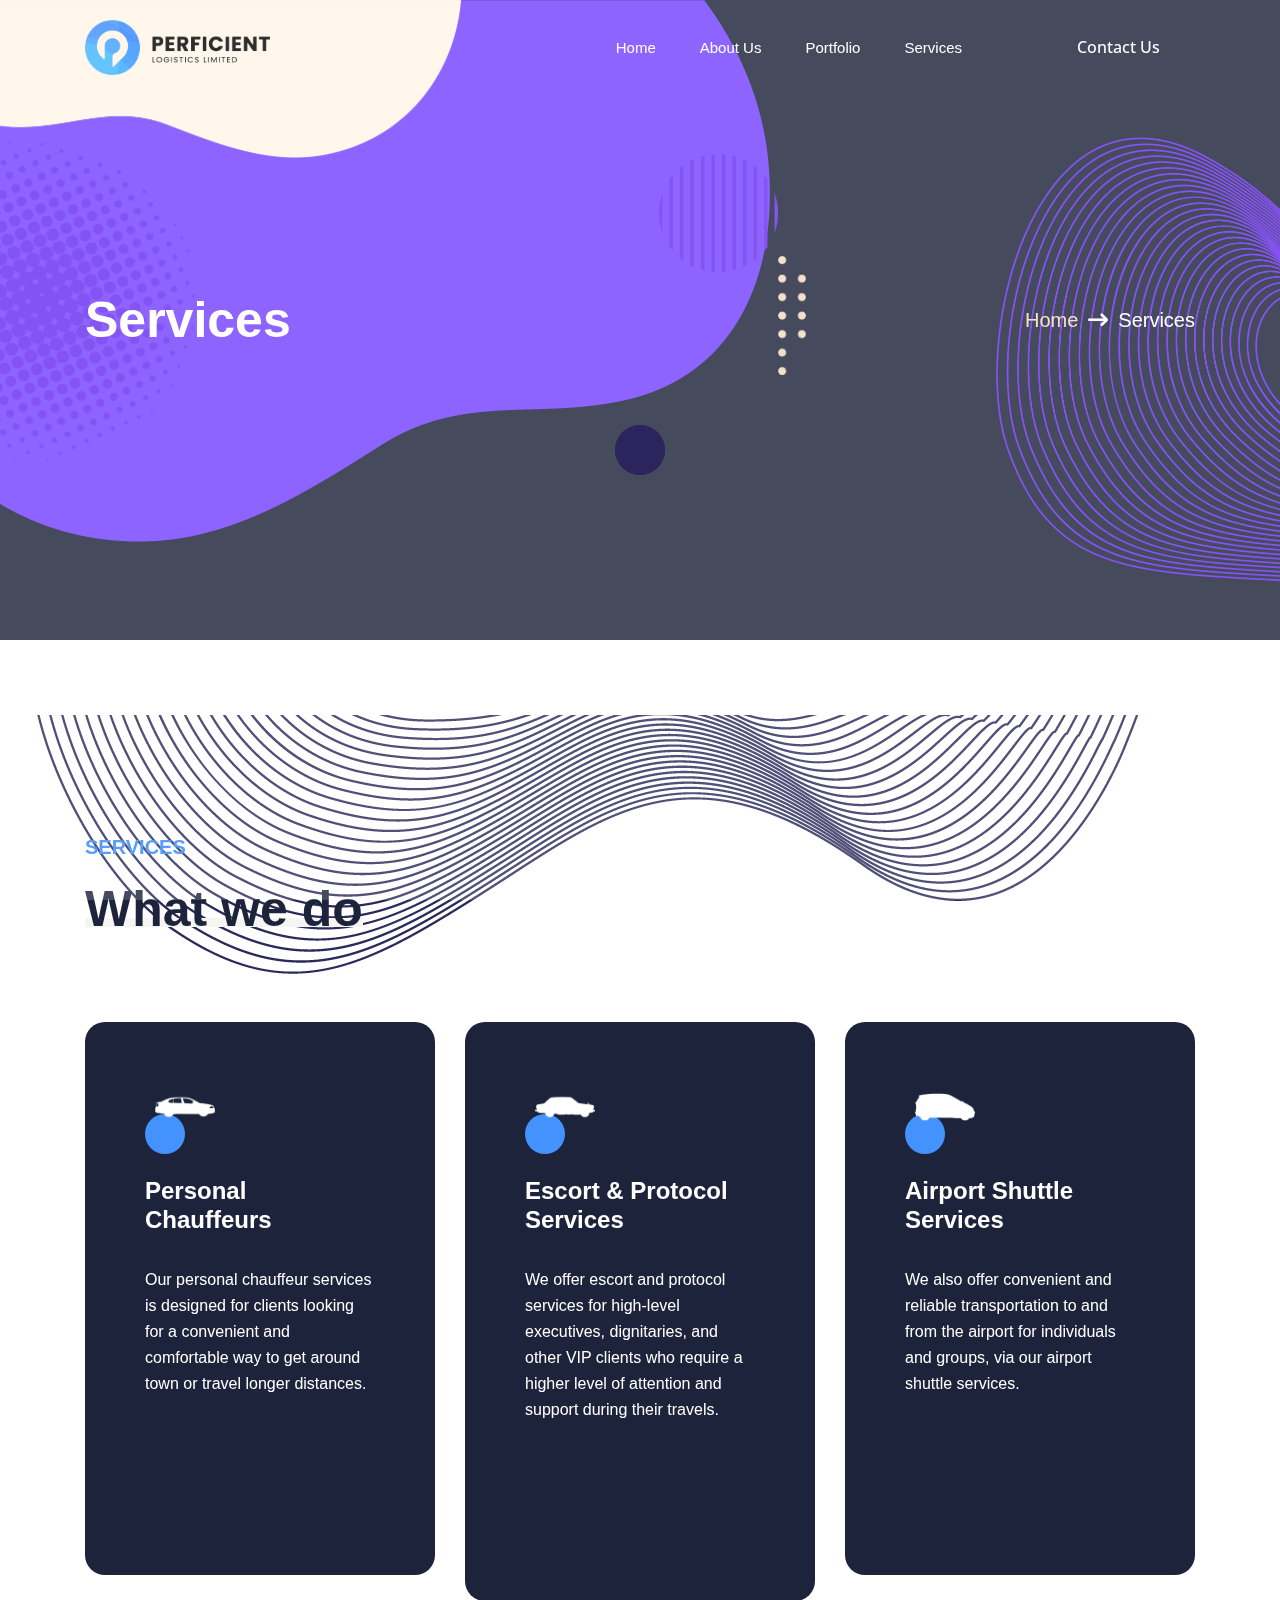
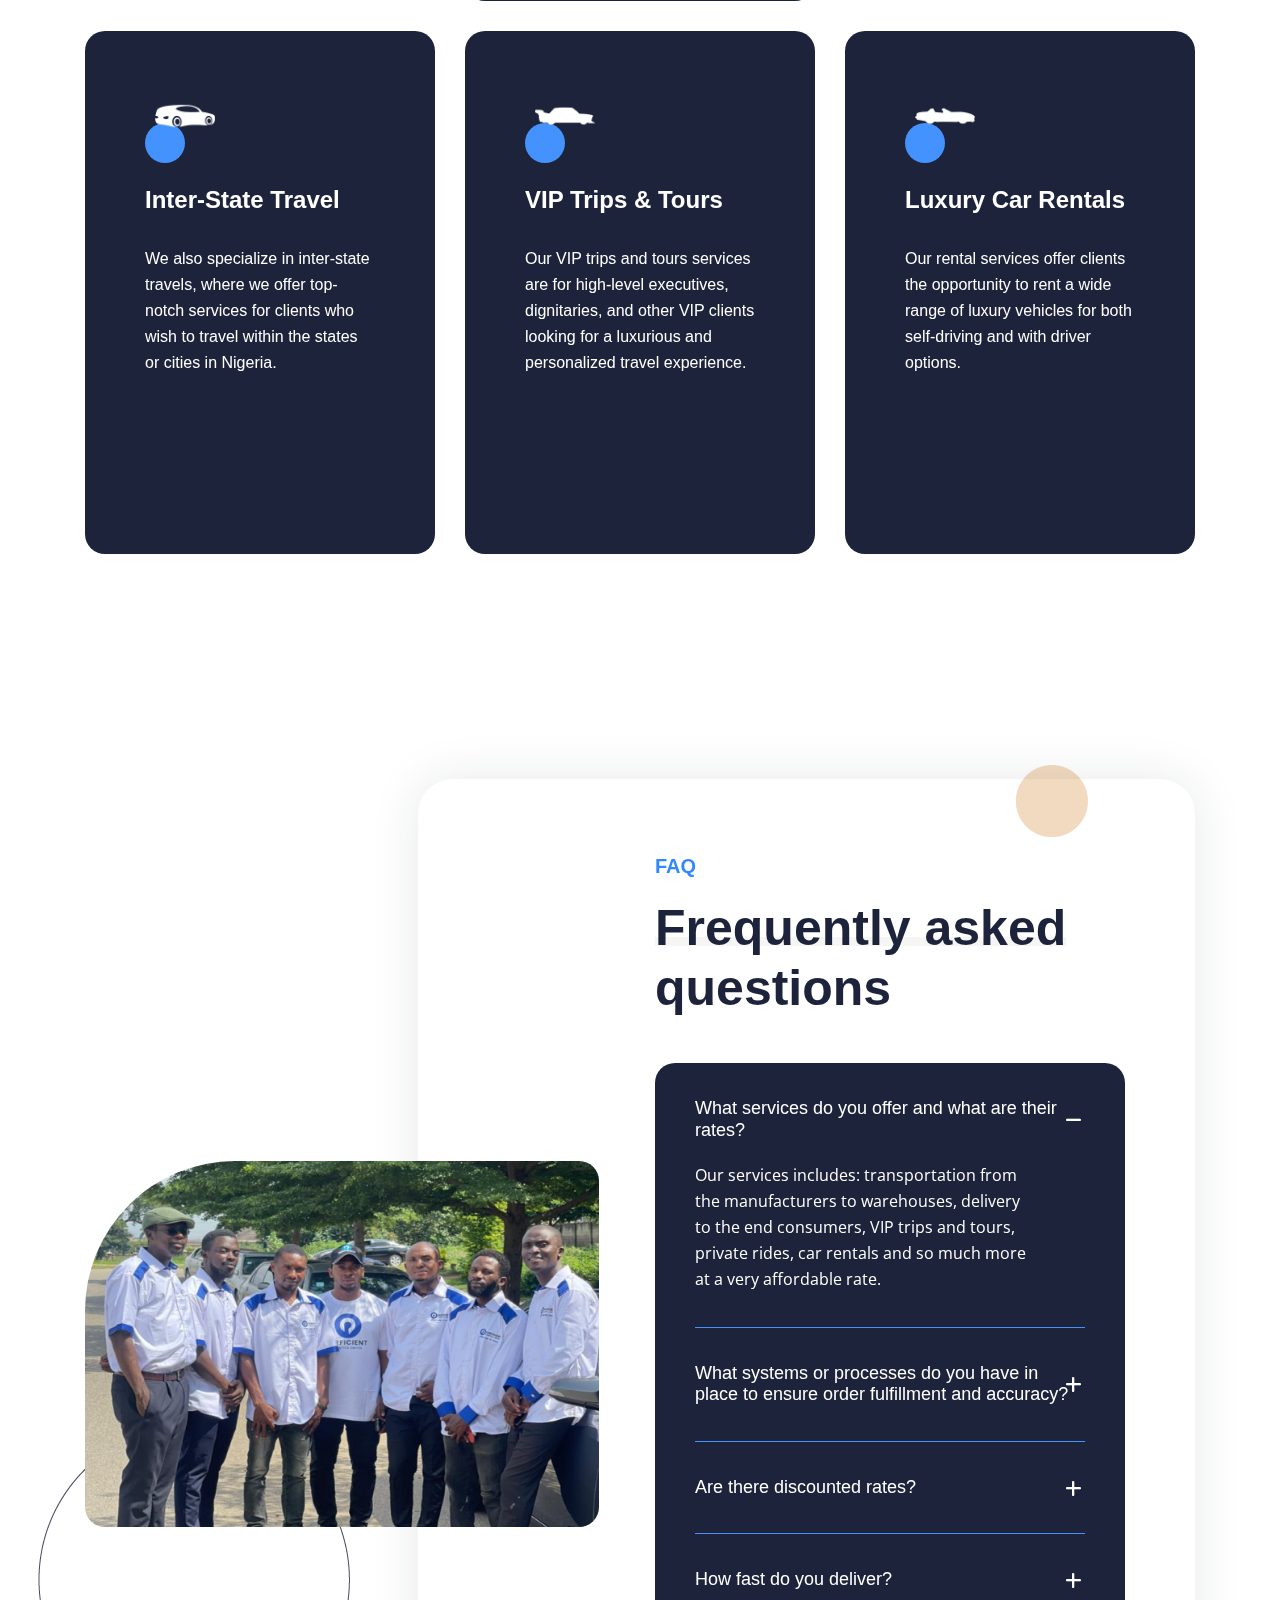
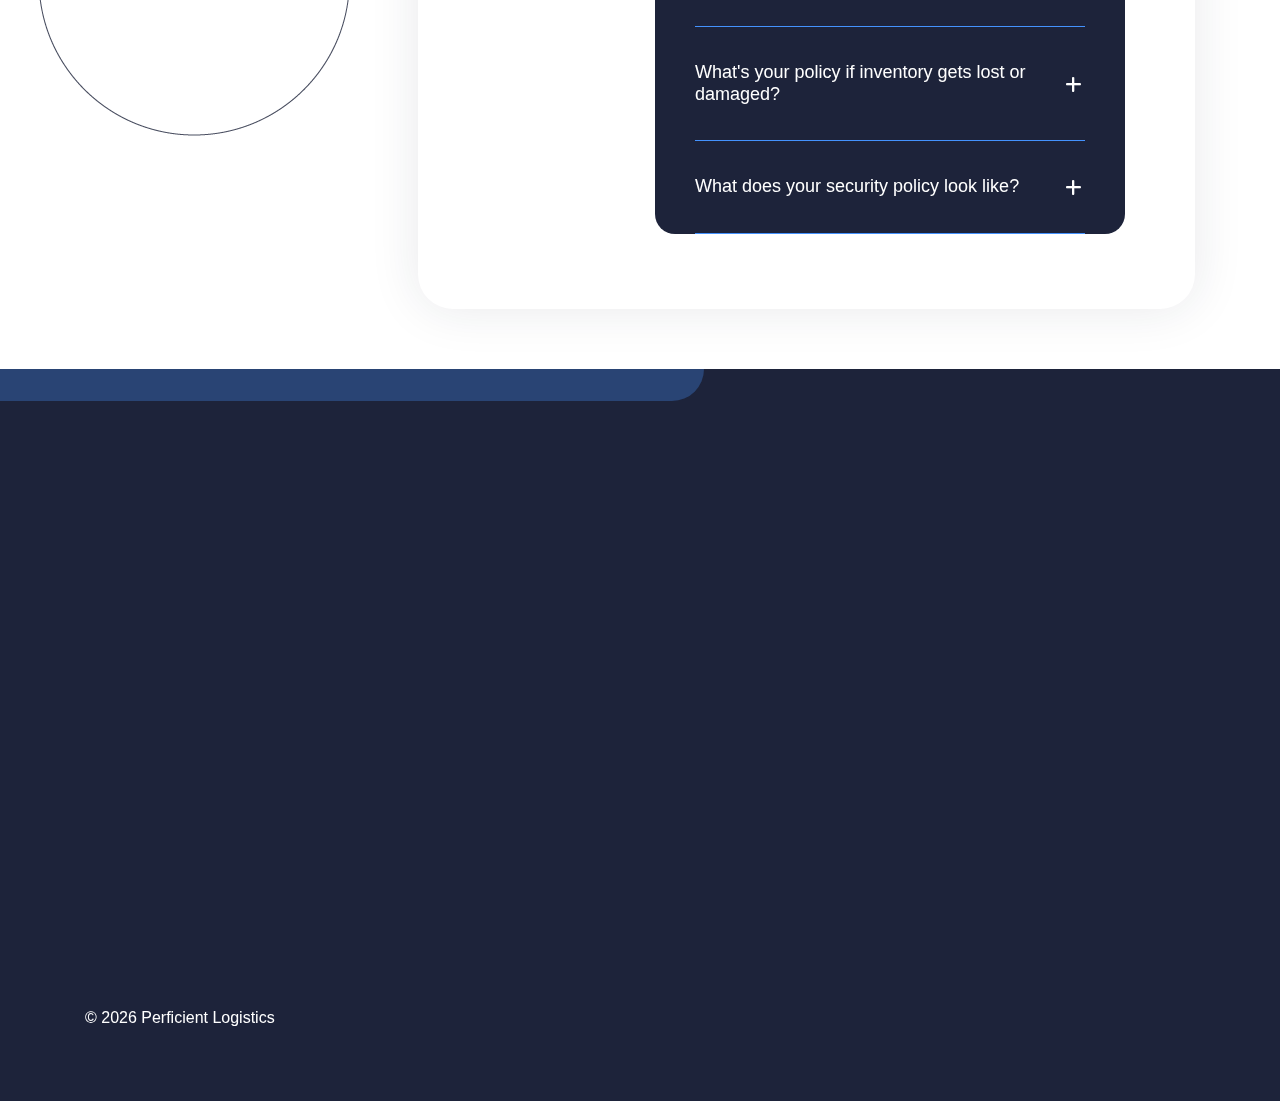
<file: services.html>
<!DOCTYPE html>
<html class="no-js" lang="zxx">
	<head>
		<meta charset="utf-8" />
		<meta http-equiv="x-ua-compatible" content="ie=edge" />
		<title>Perficient | Logistics Limited</title>
		<meta name="description" content="" />
		<meta name="viewport" content="width=device-width, initial-scale=1" />

		<!-- Place favicon.ico in the root directory -->
		<link rel="shortcut icon" type="image/x-icon" href="assets/images/logo/favicon.png" />

		<!-- CSS here -->
		<link rel="stylesheet" href="assets/css/bootstrap.min.css" />
		<link rel="stylesheet" href="assets/css/animate.min.css" />
		<link rel="stylesheet" href="assets/css/backToTop.css" />
		<link rel="stylesheet" href="assets/css/magnific-popup.css" />
		<link rel="stylesheet" href="assets/css/preloader.css" />
		<link rel="stylesheet" href="assets/css/fontawesome-all.min.css" />
		<link rel="stylesheet" href="assets/css/meanmenu.css" />
		<link rel="stylesheet" href="assets/css/swiper-bundle.min.css" />
		<link rel="stylesheet" href="assets/css/default.css" />
		<link rel="stylesheet" href="assets/css/style.css" />
		<link rel="stylesheet" href="assets/css/override.css" />
	</head>
	<body>
		<!--[if lte IE 9]>
			<p class="browserupgrade">
				You are using an <strong>outdated</strong> browser. Please
				<a href="https://browsehappy.com/">upgrade your browser</a> to improve your experience and
				security.
			</p>
		<![endif]-->

		<!-- preloader area start -->
		<div id="pre-loader">
			<div class="pre-loader">
				<span></span>
				<span></span>
			</div>
		</div>
		<!-- preloader area end -->

		<!-- back to top start -->
		<div class="progress-wrap">
			<svg class="progress-circle svg-content" width="100%" height="100%" viewBox="-1 -1 102 102">
				<path d="M50,1 a49,49 0 0,1 0,98 a49,49 0 0,1 0,-98" />
			</svg>
		</div>
		<!-- back to top end -->

		<!-- header start -->
		<header>
			<div id="header-sticky" class="header__area header__transparent header__white">
				<div class="container">
					<div class="row align-items-center">
						<div class="col-xxl-5 col-xl-4 col-lg-3 col-md-5 col-6">
							<div class="logo">
								<a href="/"><img src="assets/images/logo/logo.png" alt="logo" /> </a>
							</div>
						</div>
						<div class="col-xxl-7 col-xl-8 col-lg-9 d-lg-block col-md-7 col-6">
							<div class="main-menu main-menu-3 d-flex justify-content-end">
								<nav id="mobile-menu">
									<ul>
										<li>
											<a href="/">Home</a>
										</li>
										<li><a href="about.html">About Us</a></li>
										<li>
											<a href="portfolio.html">Portfolio</a>
										</li>
										<li>
											<a href="services.html"> Services</a>
										</li>
										<li class="contact--sm">
											<a href="contact.html"> Contact</a>
										</li>
									</ul>
								</nav>
								<div class="header__right d-flex align-items-center">
									<div class="d-none d-md-block">
										<a class="m-btn" href="contact.html">Contact Us</a>
									</div>
									<div class="side-menu-icon d-xl-none">
										<button class="side-toggle">
											<i class="fa-solid fa-bars"></i>
										</button>
									</div>
								</div>
							</div>
						</div>
					</div>
				</div>
			</div>
		</header>
		<!-- header end -->

		<!-- mobile menu sidebar start -->
		<div class="fix">
			<div class="side-info">
				<button class="side-info-close">
					<i class="fas fa-times"></i>
				</button>
				<div class="side-info-content">
					<div class="mobile-menu"></div>
					<div class="sidebar__contact mb-30">
						<div class="contact-list mb-30">
							<ul>
								<li>
									<i class="fas fa-map-marker-alt"></i>Onaolapo Soleye Close Katampe Extension,
									Abuja Nigeria.
								</li>
								<li>
									<i class="far fa-paper-plane"></i
									><a href="mailto:perficientlogisticsltd@gmail.com"
										>perficientlogisticsltd@gmail.com</a
									>
								</li>
								<li>
									<i class="fas fa-phone"></i><a href="tel:+2348052702261">08052702261</a>,
									<a href="tel:+23408106636311">08106636311</a>
								</li>
							</ul>
							<div class="sidebar__social">
								<a
									target="_blank"
									rel="noreferrer noopener"
									href="https://www.facebook.com/profile.php?id=100084333034781&mibextid=LQQJ4d"
									><i class="fab fa-facebook-f"></i
								></a>
								<a
									target="_blank"
									rel="noreferrer noopener"
									href="https://instagram.com/perficientlogistics?igshid=YmMyMTA2M2Y="
									><i class="fab fa-instagram"></i
								></a>
							</div>
						</div>
					</div>
				</div>
			</div>
		</div>
		<div class="offcanvas-overlay"></div>
		<!-- mobile menu sidebar end -->
		<main>
			<!-- page-title area start -->
			<section class="page__title-area page__title-height fix d-flex align-items-center p-relative">
				<div class="page__title-shape">
					<img
						class="page-title-s-1 d-none d-md-block"
						src="assets/images/shape/page-title/page-title-s-1.png"
						alt=""
					/>
					<img
						class="page-title-s-2"
						src="assets/images/shape/page-title/page-title-s-2.png"
						alt=""
					/>
					<img
						class="page-title-s-3"
						src="assets/images/shape/page-title/page-title-s-3.png"
						alt=""
					/>
					<img
						class="page-title-s-4"
						src="assets/images/shape/page-title/page-title-s-4.png"
						alt=""
					/>
					<img
						class="page-title-s-5 wow fadeInDown"
						data-wow-delay="1s"
						src="assets/images/shape/page-title/page-title-s-5.png"
						alt=""
					/>
					<img
						class="page-title-s-7 d-none d-md-block"
						src="assets/images/shape/page-title/page-title-s-7.png"
						alt=""
					/>
				</div>
				<div class="container">
					<div class="row align-items-center">
						<div class="col-xl-6 col-lg-6 col-md-6 col-sm-10">
							<div class="page__title-wrapper">
								<h2 class="page__title-heading">Services</h2>
							</div>
						</div>
						<div class="col-xl-6 col-lg-6 col-md-6 col-sm-10">
							<nav aria-label="breadcrumb">
								<ol class="breadcrumb">
									<li class="breadcrumb-item">
										<a href="/">Home</a>
									</li>
									<li class="breadcrumb-item active" aria-current="page">Services</li>
								</ol>
							</nav>
						</div>
					</div>
				</div>
			</section>
			<!-- page-title area end -->

			<!-- services area start -->
			<section class="services__area p-relative fix mt-75 pt-120 pb-90">
				<div class="services__shape">
					<img
						class="services-s-1 wow fadeInDown"
						data-wow-delay="1.2s"
						src="assets/images/shape/services/services-s-1.png"
						alt=""
					/>
				</div>
				<div class="container">
					<div class="row mb-55">
						<div class="col-xl-6">
							<div class="services__title">
								<h4 class="section__sub-title wow fadeInUp" data-wow-delay=".2s">Services</h4>
								<h2 class="section__title wow fadeInUp" data-wow-delay=".3s">
									<span>What we do</span>
								</h2>
							</div>
						</div>
					</div>
					<div class="row">
						<div class="col-xl-4 col-lg-6 col-md-6">
							<div class="single__bg">
								<div class="single__service">
									<div class="single__service-icon">
										<img src="assets/images/icon/c-icon-1.png" alt="icon" />
									</div>
									<div class="single__service-content">
										<h3>Personal Chauffeurs</h3>
										<p>
											Our personal chauffeur services is designed for clients looking for a
											convenient and comfortable way to get around town or travel longer distances.
										</p>
									</div>
									<div class="single__service-link">
										<a
											href="https://api.whatsapp.com/send?phone=2348052702261&text=Hey%20I%20want%20to%20make%20an%20inquiry%20about%20booking%20a%20ride"
											target="_blank"
											rel="noreferrer noopener"
											class="s-btn mt-20 wow fadeInUp text-white"
											data-wow-delay=".6s"
											>Book a ride</a
										>
									</div>
								</div>
							</div>
						</div>
						<div class="col-xl-4 col-lg-6 col-md-6">
							<div class="single__bg">
								<div class="single__service">
									<div class="single__service-icon">
										<img src="assets/images/icon/c-icon-2.png" alt="icon" />
									</div>
									<div class="single__service-content">
										<h3>Escort & Protocol Services</h3>
										<p>
											We offer escort and protocol services for high-level executives, dignitaries,
											and other VIP clients who require a higher level of attention and support
											during their travels.
										</p>
									</div>
									<div class="single__service-link">
										<a
											href="https://api.whatsapp.com/send?phone=2348052702261&text=Hey%20I%20want%20to%20make%20an%20inquiry%20about%20booking%20a%20ride"
											target="_blank"
											rel="noreferrer noopener"
											class="s-btn mt-20 wow fadeInUp text-white"
											data-wow-delay=".6s"
											>Book a ride</a
										>
									</div>
								</div>
							</div>
						</div>
						<div class="col-xl-4 col-lg-6 col-md-6">
							<div class="single__bg">
								<div class="single__service">
									<div class="single__service-icon">
										<img src="assets/images/icon/c-icon-3.png" alt="icon" />
									</div>
									<div class="single__service-content">
										<h3>Airport Shuttle Services</h3>
										<p>
											We also offer convenient and reliable transportation to and from the airport
											for individuals and groups, via our airport shuttle services.
										</p>
									</div>
									<div class="single__service-link">
										<a
											href="https://api.whatsapp.com/send?phone=2348052702261&text=Hey%20I%20want%20to%20make%20an%20inquiry%20about%20booking%20a%20ride"
											target="_blank"
											rel="noreferrer noopener"
											class="s-btn mt-20 wow fadeInUp text-white"
											data-wow-delay=".6s"
											>Book a ride</a
										>
									</div>
								</div>
							</div>
						</div>
						<div class="col-xl-4 col-lg-6 col-md-6">
							<div class="single__bg">
								<div class="single__service">
									<div class="single__service-icon">
										<img src="assets/images/icon/c-icon-4.png" alt="icon" />
									</div>
									<div class="single__service-content">
										<h3>Inter-State Travel</h3>
										<p>
											We also specialize in inter-state travels, where we offer top-notch services
											for clients who wish to travel within the states or cities in Nigeria.
										</p>
									</div>
									<div class="single__service-link">
										<a
											href="https://api.whatsapp.com/send?phone=2348052702261&text=Hey%20I%20want%20to%20make%20an%20inquiry%20about%20booking%20a%20ride"
											target="_blank"
											rel="noreferrer noopener"
											class="s-btn mt-20 wow fadeInUp text-white"
											data-wow-delay=".6s"
											>Book a ride</a
										>
									</div>
								</div>
							</div>
						</div>
						<div class="col-xl-4 col-lg-6 col-md-6">
							<div class="single__bg">
								<div class="single__service">
									<div class="single__service-icon">
										<img src="assets/images/icon/c-icon-5.png" alt="icon" />
									</div>
									<div class="single__service-content">
										<h3>VIP Trips & Tours</h3>
										<p>
											Our VIP trips and tours services are for high-level executives, dignitaries,
											and other VIP clients looking for a luxurious and personalized travel
											experience.
										</p>
									</div>
									<div class="single__service-link">
										<a
											href="https://api.whatsapp.com/send?phone=2348052702261&text=Hey%20I%20want%20to%20make%20an%20inquiry%20about%20booking%20a%20ride"
											target="_blank"
											rel="noreferrer noopener"
											class="s-btn mt-20 wow fadeInUp text-white"
											data-wow-delay=".6s"
											>Book a ride</a
										>
									</div>
								</div>
							</div>
						</div>
						<div class="col-xl-4 col-lg-6 col-md-6">
							<div class="single__bg">
								<div class="single__service">
									<div class="single__service-icon">
										<img src="assets/images/icon/c-icon-6.png" alt="icon" />
									</div>
									<div class="single__service-content">
										<h3>Luxury Car Rentals</h3>
										<p>
											Our rental services offer clients the opportunity to rent a wide range of
											luxury vehicles for both self-driving and with driver options.
										</p>
									</div>
									<div class="single__service-link">
										<a
											href="https://api.whatsapp.com/send?phone=2348052702261&text=Hey%20I%20want%20to%20make%20an%20inquiry%20about%20booking%20a%20ride"
											target="_blank"
											rel="noreferrer noopener"
											class="s-btn mt-20 wow fadeInUp text-white"
											data-wow-delay=".6s"
											>Book a ride</a
										>
									</div>
								</div>
							</div>
						</div>
					</div>
				</div>
			</section>
			<!-- services area end -->

			<!-- faq area start -->
			<section class="faq__area fix p-relative pt-105 pb-60 faq__rs">
				<div class="faq__shape">
					<img class="faq-shape-2" src="assets/images/shape/faq/faq-s-2.png" alt="" />
					<img
						class="faq-shape-3 d-none d-lg-block"
						src="assets/images/shape/faq/faq-s-3.png"
						alt=""
					/>
				</div>
				<div class="container">
					<div class="faq__bg">
						<div class="row align-items-center">
							<div class="col-xl-6 col-lg-5">
								<div class="faq__thumb">
									<div class="faq__thumb-image">
										<img src="assets/images/faq/faq-img.jpg" alt="" />
									</div>
								</div>
							</div>
							<div class="col-xl-6 col-lg-7 col-md-10">
								<div class="faq__content">
									<h4 class="section__sub-title">Faq</h4>
									<h2 class="section__title">
										<span>Frequently asked</span>
										questions
									</h2>
									<div class="faq__wrapper">
										<div class="accordion" id="accordionExample">
											<div class="accordion-content">
												<h2 class="accordion-header" id="headingOne">
													<button
														class="accordion-button"
														type="button"
														data-bs-toggle="collapse"
														data-bs-target="#collapseOne"
														aria-expanded="true"
														aria-controls="collapseOne"
													>
														What services do you offer and what are their rates?
													</button>
												</h2>
												<div
													id="collapseOne"
													class="accordion-collapse collapse show"
													aria-labelledby="headingOne"
													data-bs-parent="#accordionExample"
												>
													<div class="accordion-body">
														<p>
															Our services includes: transportation from the manufacturers to
															warehouses, delivery to the end consumers, VIP trips and tours,
															private rides, car rentals and so much more at a very affordable rate.
														</p>
													</div>
												</div>
											</div>
											<div class="accordion-content">
												<h2 class="accordion-header" id="headingTwo">
													<button
														class="accordion-button collapsed"
														type="button"
														data-bs-toggle="collapse"
														data-bs-target="#collapseTwo"
														aria-expanded="false"
														aria-controls="collapseTwo"
													>
														What systems or processes do you have in place to ensure order
														fulfillment and accuracy?
													</button>
												</h2>
												<div
													id="collapseTwo"
													class="accordion-collapse collapse"
													aria-labelledby="headingTwo"
													data-bs-parent="#accordionExample"
												>
													<div class="accordion-body">
														<p>
															We rent and use the best of cars for our clients. We also prioritize
															being punctual and readiness to serve you at all costs.
														</p>
													</div>
												</div>
											</div>
											<div class="accordion-content border-none">
												<h2 class="accordion-header" id="headingThree">
													<button
														class="accordion-button collapsed pb-0"
														type="button"
														data-bs-toggle="collapse"
														data-bs-target="#collapseThree"
														aria-expanded="false"
														aria-controls="collapseThree"
													>
														Are there discounted rates?
													</button>
												</h2>
												<div
													id="collapseThree"
													class="accordion-collapse collapse"
													aria-labelledby="headingThree"
													data-bs-parent="#accordionExample"
												>
													<div class="accordion-body">
														<p>
															Yes, we offer discounts depending on how long you make use of our
															services.
														</p>
													</div>
												</div>
											</div>
											<div class="accordion-content border-none">
												<h2 class="accordion-header" id="headingFour">
													<button
														class="accordion-button collapsed pb-0"
														type="button"
														data-bs-toggle="collapse"
														data-bs-target="#collapseFour"
														aria-expanded="false"
														aria-controls="collapseFour"
													>
														How fast do you deliver?
													</button>
												</h2>
												<div
													id="collapseFour"
													class="accordion-collapse collapse"
													aria-labelledby="headingFour"
													data-bs-parent="#accordionExample"
												>
													<div class="accordion-body">
														<p>As fast as our clients want. Our motto is "Ahead and ready".</p>
													</div>
												</div>
											</div>
											<div class="accordion-content border-none">
												<h2 class="accordion-header" id="headingFour">
													<button
														class="accordion-button collapsed pb-0"
														type="button"
														data-bs-toggle="collapse"
														data-bs-target="#collapseFour"
														aria-expanded="false"
														aria-controls="collapseFour"
													>
														What's your policy if inventory gets lost or damaged?
													</button>
												</h2>
												<div
													id="collapseFour"
													class="accordion-collapse collapse"
													aria-labelledby="headingFour"
													data-bs-parent="#accordionExample"
												>
													<div class="accordion-body">
														<p>
															We have everything in check and we always have a backup list to follow
															all inventory.
														</p>
													</div>
												</div>
											</div>
											<div class="accordion-content border-none">
												<h2 class="accordion-header" id="headingFour">
													<button
														class="accordion-button collapsed pb-0"
														type="button"
														data-bs-toggle="collapse"
														data-bs-target="#collapseFour"
														aria-expanded="false"
														aria-controls="collapseFour"
													>
														What does your security policy look like?
													</button>
												</h2>
												<div
													id="collapseFour"
													class="accordion-collapse collapse"
													aria-labelledby="headingFour"
													data-bs-parent="#accordionExample"
												>
													<div class="accordion-body">
														<p>
															Safety is a core value to us. So, we work with security personnel to
															ensure safety of our clients as well as their goods.
														</p>
													</div>
												</div>
											</div>
										</div>
									</div>
								</div>
							</div>
						</div>
					</div>
				</div>
			</section>
			<!-- faq area end -->
		</main>

		<!-- footer area start -->
		<footer>
			<div class="footer__area fix p-relative pt-200 pb-60">
				<div class="footer__shape">
					<img
						class="footer-shape-1 wow fadeInDown"
						data-wow-delay="1s"
						src="assets/images/shape/footer/footer-s-1.png"
						alt=""
					/>
					<img
						class="footer-shape-2 wow fadeInUp"
						data-wow-delay="1.6s"
						src="assets/images/shape/footer/footer-s-2.png"
						alt=""
					/>
				</div>
				<div class="container">
					<div class="row mb-50">
						<div class="col-xl-4 col-lg-4 col-md-10 col-sm-10">
							<div class="footer__widget wow fadeIn" data-wow-delay=".5s">
								<div class="footer__widget-logo">
									<img src="assets/images/logo/Logo-footer.png" alt="logo" />

									<p>
										Our hope is to keep expanding and growing until we become Africa's leading
										transportation service, not just in land transportation but also in the airline
										industry!
									</p>
								</div>
								<div class="footer__widget-social">
									<a href="#"><i class="fa-brands fa-facebook-f"></i></a>
									<a href="#"><i class="fa-brands fa-instagram"></i></a>
								</div>
							</div>
						</div>
						<div class="col-xl-2 col-lg-2 col-md-4 col-sm-6">
							<div class="footer__widget wow fadeIn" data-wow-delay=".7s">
								<div class="footer__widget-title">
									<h5>Our Services</h5>
								</div>
								<div class="footer__widget-link">
									<ul>
										<li>
											<a href="services.html">Personal Chauffeurs</a>
										</li>
										<li>
											<a href="services.html">Escort & Protocol Services</a>
										</li>
										<li>
											<a href="services.html">Airport Shuttle Services</a>
										</li>
										<li>
											<a href="services.html">Inter-State Travel</a>
										</li>
										<li>
											<a href="services.html">VIP Trips & Tours</a>
										</li>
										<li>
											<a href="services.html">Luxury Car Rentals</a>
										</li>
									</ul>
								</div>
							</div>
						</div>
						<div class="col-xl-2 col-lg-2 col-md-4 col-sm-6">
							<div class="footer__widget footer__widget-mt-2 wow fadeIn" data-wow-delay=".9s">
								<div class="footer__widget-title">
									<h5>Company</h5>
								</div>
								<div class="footer__widget-link">
									<ul>
										<li>
											<a href="about.html">About us</a>
										</li>
										<li>
											<a href="services.html">Portfolio</a>
										</li>
										<li>
											<a href="index.html">Our Team</a>
										</li>
										<li>
											<a href="contact.html">Contact</a>
										</li>
										<li><a href="services.html">Faqs</a></li>
									</ul>
								</div>
							</div>
						</div>
						<div class="col-xl-4 col-lg-4 col-md-4 col-sm-10">
							<div class="footer__widget footer__widget-mt wow fadeIn" data-wow-delay="1.2s">
								<div class="footer__widget-title">
									<h5>Stay Connected</h5>
								</div>
								<div class="footer__widget-info">
									<div class="footer__widget-address">
										<p>Onaolapo Soleye Close Katampe Extension, Abuja Nigeria.</p>
									</div>
									<div class="footer__widget-phone d-flex align-items-center">
										<i class="fa-solid fa-phone"></i>
										<p>
											<a href="tel:+2348052702261">08052702261</a>,
											<a href="tel:+23408106636311">08106636311</a>
										</p>
									</div>
									<div class="footer__widget-email d-flex align-items-center">
										<i class="fa-solid fa-paper-plane"></i>
										<p>
											<a href="mailto:perficientlogisticsltd@gmail.com"
												>perficientlogisticsltd@gmail.com</a
											>
										</p>
									</div>
								</div>
							</div>
						</div>
					</div>
					<div class="col-xl-12">
						<div class="footer__copyright">
							<p>© <span id="copyrightdate"></span> Perficient Logistics</p>
						</div>
					</div>
				</div>
			</div>
		</footer>
		<!-- footer area end -->

		<!-- JS here -->
		<script>
			const copyright = document.getElementById("copyrightdate");
			copyright.innerText = new Date().getFullYear();
		</script>
		<script src="assets/js/vendor/jquery-3.6.0.min.js"></script>
		<script src="assets/js/vendor/jquery.waypoints.min.js"></script>
		<script src="assets/js/bootstrap.bundle.min.js"></script>
		<script src="assets/js/backToTop.js"></script>
		<script src="assets/js/jquery.counterup.min.js"></script>
		<script src="assets/js/isotope.pkgd.min.js"></script>
		<script src="assets/js/swiper-bundle.min.js"></script>
		<script src="assets/js/jquery.meanmenu.min.js"></script>
		<script src="assets/js/ajax-form.js"></script>
		<script src="assets/js/wow.min.js"></script>
		<script src="assets/js/imagesloaded.pkgd.min.js"></script>
		<script src="assets/js/jquery.magnific-popup.min.js"></script>
		<script src="assets/js/main.js"></script>
	</body>
</html>
</file>
<file: assets/css/backToTop.css>
.progress-wrap {
   position: fixed;
   right: 50px;
   bottom: 50px;
   height: 46px;
   width: 46px;
   cursor: pointer;
   display: block;
   border-radius: 50px;
   box-shadow: inset 0 0 0 2px rgba(29, 35, 58, 0.2);
   z-index: 10000;
   opacity: 0;
   visibility: hidden;
   transform: translateY(15px);
   -webkit-transition: all 200ms linear;
   transition: all 200ms linear;
}

.progress-wrap.active-progress {
   opacity: 1;
   visibility: visible;
   transform: translateY(0);
}

.progress-wrap::after {
   position: absolute;
   content: "\f176";
   font-family: "Font Awesome 6 Free";
   font-weight: 900;
   text-align: center;
   line-height: 46px;
   font-size: 18px;
   color: #4492fd;
   left: 0;
   top: 0;
   height: 46px;
   width: 46px;
   cursor: pointer;
   display: block;
   z-index: 1;
   -webkit-transition: all 200ms linear;
   transition: all 200ms linear;
}

.progress-wrap svg path {
   fill: none;
}

.progress-wrap svg.progress-circle path {
   stroke: #4492fd;
   stroke-width: 4;
   box-sizing: border-box;
   -webkit-transition: all 200ms linear;
   transition: all 200ms linear;
}
</file>
<file: assets/css/preloader.css>
#pre-loader {
  position: fixed;
  top: 0;
  left: 0;
  right: 0;
  bottom: 0;
  background-color: #ffffff;
  z-index: 999999;
}

.pre-loader {
  width: 50px;
  height: 50px;
  display: inline-block;
  padding: 0px;
  text-align: left;
  box-sizing: border-box;
  position: absolute;
  top: 50%;
  left: 50%;
  margin-left: -25px;
  margin-top: -25px;
}

.pre-loader span {
  position: absolute;
  display: inline-block;
  width: 50px;
  height: 50px;
  border-radius: 100%;
  background: #7432ff;
  animation: pre-loader 1.3s linear infinite;
  -webkit-animation: pre-loader 1.3s linear infinite;
}

.pre-loader span:last-child {
  animation-delay: -0.8s;
  -webkit-animation-delay: -0.8s;
}

@keyframes pre-loader {
  0% {
    transform: scale(0, 0);
    opacity: 0.5;
  }

  100% {
    transform: scale(1, 1);
    opacity: 0;
  }
}

@-webkit-keyframes pre-loader {
  0% {
    -webkit-transform: scale(0, 0);
    opacity: 0.5;
  }

  100% {
    -webkit-transform: scale(1, 1);
    opacity: 0;
  }
}
</file>
<file: assets/css/default.css>
/* Default Margin & Padding */
/*-- Margin Top --*/
.mt-5 {
  margin-top: 5px;
}
.mt-10 {
  margin-top: 10px;
}
.mt-15 {
  margin-top: 15px;
}
.mt-20 {
  margin-top: 20px;
}
.mt-25 {
  margin-top: 25px;
}
.mt-30 {
  margin-top: 30px;
}
.mt-35 {
  margin-top: 35px;
}
.mt-40 {
  margin-top: 40px;
}
.mt-45 {
  margin-top: 45px;
}
.mt-50 {
  margin-top: 50px;
}
.mt-55 {
  margin-top: 55px;
}
.mt-60 {
  margin-top: 60px;
}
.mt-65 {
  margin-top: 65px;
}
.mt-70 {
  margin-top: 70px;
}
.mt-75 {
  margin-top: 75px;
}
.mt-80 {
  margin-top: 80px;
}
.mt-85 {
  margin-top: 85px;
}
.mt-90 {
  margin-top: 90px;
}
.mt-95 {
  margin-top: 95px;
}
.mt-100 {
  margin-top: 100px;
}
.mt-105 {
  margin-top: 105px;
}
.mt-110 {
  margin-top: 110px;
}
.mt-115 {
  margin-top: 115px;
}
.mt-120 {
  margin-top: 120px;
}
.mt-125 {
  margin-top: 125px;
}
.mt-130 {
  margin-top: 130px;
}
.mt-135 {
  margin-top: 135px;
}
.mt-140 {
  margin-top: 140px;
}
.mt-145 {
  margin-top: 145px;
}
.mt-150 {
  margin-top: 150px;
}
.mt-155 {
  margin-top: 155px;
}
.mt-160 {
  margin-top: 160px;
}
.mt-165 {
  margin-top: 165px;
}
.mt-170 {
  margin-top: 170px;
}
.mt-175 {
  margin-top: 175px;
}
.mt-180 {
  margin-top: 180px;
}
.mt-185 {
  margin-top: 185px;
}
.mt-190 {
  margin-top: 190px;
}
.mt-195 {
  margin-top: 195px;
}
.mt-200 {
  margin-top: 200px;
}
.mt-260 {
  margin-top: 260px;
}
/*-- Margin Bottom --*/

.mb-5 {
  margin-bottom: 5px;
}
.mb-10 {
  margin-bottom: 10px;
}
.mb-15 {
  margin-bottom: 15px;
}
.mb-20 {
  margin-bottom: 20px;
}
.mb-25 {
  margin-bottom: 25px;
}
.mb-30 {
  margin-bottom: 30px;
}
.mb-35 {
  margin-bottom: 35px;
}
.mb-40 {
  margin-bottom: 40px;
}
.mb-45 {
  margin-bottom: 45px;
}
.mb-50 {
  margin-bottom: 50px;
}
.mb-55 {
  margin-bottom: 55px;
}
.mb-60 {
  margin-bottom: 60px;
}
.mb-65 {
  margin-bottom: 65px;
}
.mb-70 {
  margin-bottom: 70px;
}
.mb-75 {
  margin-bottom: 75px;
}
.mb-80 {
  margin-bottom: 80px;
}
.mb-85 {
  margin-bottom: 85px;
}
.mb-90 {
  margin-bottom: 90px;
}
.mb-95 {
  margin-bottom: 95px;
}
.mb-100 {
  margin-bottom: 100px;
}
.mb-105 {
  margin-bottom: 105px;
}
.mb-110 {
  margin-bottom: 110px;
}
.mb-115 {
  margin-bottom: 115px;
}
.mb-120 {
  margin-bottom: 120px;
}
.mb-125 {
  margin-bottom: 125px;
}
.mb-130 {
  margin-bottom: 130px;
}
.mb-135 {
  margin-bottom: 135px;
}
.mb-140 {
  margin-bottom: 140px;
}
.mb-145 {
  margin-bottom: 145px;
}
.mb-150 {
  margin-bottom: 150px;
}
.mb-155 {
  margin-bottom: 155px;
}
.mb-160 {
  margin-bottom: 160px;
}
.mb-165 {
  margin-bottom: 165px;
}
.mb-170 {
  margin-bottom: 170px;
}
.mb-175 {
  margin-bottom: 175px;
}
.mb-180 {
  margin-bottom: 180px;
}
.mb-185 {
  margin-bottom: 185px;
}
.mb-190 {
  margin-bottom: 190px;
}
.mb-195 {
  margin-bottom: 195px;
}
.mb-200 {
  margin-bottom: 200px;
}
.mb-260 {
  margin-bottom: 260px;
}
/*-- Padding Top --*/

.pt-5 {
  padding-top: 5px;
}
.pt-10 {
  padding-top: 10px;
}
.pt-15 {
  padding-top: 15px;
}
.pt-20 {
  padding-top: 20px;
}
.pt-25 {
  padding-top: 25px;
}
.pt-30 {
  padding-top: 30px;
}
.pt-35 {
  padding-top: 35px;
}
.pt-40 {
  padding-top: 40px;
}
.pt-45 {
  padding-top: 45px;
}
.pt-50 {
  padding-top: 50px;
}
.pt-55 {
  padding-top: 55px;
}
.pt-60 {
  padding-top: 60px;
}
.pt-65 {
  padding-top: 65px;
}
.pt-70 {
  padding-top: 70px;
}
.pt-75 {
  padding-top: 75px;
}
.pt-80 {
  padding-top: 80px;
}
.pt-85 {
  padding-top: 85px;
}
.pt-90 {
  padding-top: 90px;
}
.pt-95 {
  padding-top: 95px;
}
.pt-100 {
  padding-top: 100px;
}
.pt-105 {
  padding-top: 105px;
}
.pt-110 {
  padding-top: 110px;
}
.pt-115 {
  padding-top: 115px;
}
.pt-120 {
  padding-top: 120px;
}
.pt-125 {
  padding-top: 125px;
}
.pt-130 {
  padding-top: 130px;
}
.pt-135 {
  padding-top: 135px;
}
.pt-140 {
  padding-top: 140px;
}
.pt-145 {
  padding-top: 145px;
}
.pt-150 {
  padding-top: 150px;
}
.pt-155 {
  padding-top: 155px;
}
.pt-160 {
  padding-top: 160px;
}
.pt-165 {
  padding-top: 165px;
}
.pt-170 {
  padding-top: 170px;
}
.pt-175 {
  padding-top: 175px;
}
.pt-180 {
  padding-top: 180px;
}
.pt-185 {
  padding-top: 185px;
}
.pt-190 {
  padding-top: 190px;
}
.pt-195 {
  padding-top: 195px;
}
.pt-200 {
  padding-top: 200px;
}
.pt-230 {
  padding-top: 230px;
}
.pt-250 {
  padding-top: 250px;
}
.pt-280 {
  padding-top: 280px;
}
/*-- Padding Bottom --*/

.pb-5 {
  padding-bottom: 5px;
}
.pb-10 {
  padding-bottom: 10px;
}
.pb-15 {
  padding-bottom: 15px;
}
.pb-20 {
  padding-bottom: 20px;
}
.pb-25 {
  padding-bottom: 25px;
}
.pb-30 {
  padding-bottom: 30px;
}
.pb-35 {
  padding-bottom: 35px;
}
.pb-40 {
  padding-bottom: 40px;
}
.pb-45 {
  padding-bottom: 45px;
}
.pb-50 {
  padding-bottom: 50px;
}
.pb-55 {
  padding-bottom: 55px;
}
.pb-60 {
  padding-bottom: 60px;
}
.pb-65 {
  padding-bottom: 65px;
}
.pb-70 {
  padding-bottom: 70px;
}
.pb-75 {
  padding-bottom: 75px;
}
.pb-80 {
  padding-bottom: 80px;
}
.pb-85 {
  padding-bottom: 85px;
}
.pb-90 {
  padding-bottom: 90px;
}
.pb-95 {
  padding-bottom: 95px;
}
.pb-100 {
  padding-bottom: 100px;
}
.pb-105 {
  padding-bottom: 105px;
}
.pb-110 {
  padding-bottom: 110px;
}
.pb-115 {
  padding-bottom: 115px;
}
.pb-120 {
  padding-bottom: 120px;
}
.pb-125 {
  padding-bottom: 125px;
}
.pb-130 {
  padding-bottom: 130px;
}
.pb-135 {
  padding-bottom: 135px;
}
.pb-140 {
  padding-bottom: 140px;
}
.pb-145 {
  padding-bottom: 145px;
}
.pb-150 {
  padding-bottom: 150px;
}
.pb-155 {
  padding-bottom: 155px;
}
.pb-160 {
  padding-bottom: 160px;
}
.pb-165 {
  padding-bottom: 165px;
}
.pb-170 {
  padding-bottom: 170px;
}
.pb-175 {
  padding-bottom: 175px;
}
.pb-180 {
  padding-bottom: 180px;
}
.pb-185 {
  padding-bottom: 185px;
}
.pb-190 {
  padding-bottom: 190px;
}
.pb-195 {
  padding-bottom: 195px;
}
.pb-200 {
  padding-bottom: 200px;
}
.pb-220 {
  padding-bottom: 220px;
}
.pb-225 {
  padding-bottom: 225px;
}
.pb-230 {
  padding-bottom: 230px;
}
.pb-240 {
  padding-bottom: 240px;
}
.pb-250 {
  padding-bottom: 250px;
}
.pb-260 {
  padding-bottom: 260px;
}
.pb-265 {
  padding-bottom: 265px;
}

/*-- Padding Left --*/
.pl-0 {
  padding-left: 0px;
}
.pl-5 {
  padding-left: 5px;
}
.pl-10 {
  padding-left: 10px;
}
.pl-15 {
  padding-left: 15px;
}
.pl-20 {
  padding-left: 20px;
}
.pl-25 {
  padding-left: 25px;
}
.pl-30 {
  padding-left: 30px;
}
.pl-35 {
  padding-left: 35px;
}

.pl-35 {
  padding-left: 35px;
}

.pl-40 {
  padding-left: 40px;
}

.pl-45 {
  padding-left: 45px;
}

.pl-50 {
  padding-left: 50px;
}

.pl-55 {
  padding-left: 55px;
}

.pl-60 {
  padding-left: 60px;
}
.pl-65 {
  padding-left: 65px;
}
.pl-70 {
  padding-left: 70px;
}
.pl-75 {
  padding-left: 75px;
}
.pl-80 {
  padding-left: 80px;
}
.pl-85 {
  padding-left: 80px;
}
.pl-90 {
  padding-left: 90px;
}
.pl-95 {
  padding-left: 95px;
}
.pl-100 {
  padding-left: 100px;
}
.pl-200 {
  padding-left: 200px;
}

/*-- Padding Right --*/
.pr-0 {
  padding-right: 0px;
}
.pr-5 {
  padding-right: 5px;
}
.pr-10 {
  padding-right: 10px;
}
.pr-15 {
  padding-right: 15px;
}
.pr-20 {
  padding-right: 20px;
}
.pr-25 {
  padding-right: 35px;
}
.pr-30 {
  padding-right: 30px;
}
.pr-35 {
  padding-right: 35px;
}

.pr-35 {
  padding-right: 35px;
}

.pr-40 {
  padding-right: 40px;
}

.pr-45 {
  padding-right: 45px;
}

.pr-50 {
  padding-right: 50px;
}

.pr-55 {
  padding-right: 55px;
}

.pr-60 {
  padding-right: 60px;
}
.pr-65 {
  padding-right: 65px;
}
.pr-70 {
  padding-right: 70px;
}
.pr-75 {
  padding-right: 75px;
}
.pr-80 {
  padding-right: 80px;
}
.pr-85 {
  padding-right: 80px;
}
.pr-90 {
  padding-right: 90px;
}
.pr-95 {
  padding-right: 95px;
}
.pr-100 {
  padding-right: 100px;
}
.pr-200 {
  padding-right: 200px;
}
</file>
<file: assets/css/style.css>
/*-----------------------------------------------------------------------------------

    Theme Name: Maxdi
    Author: Alimasha
    Support: alimashadesign@gmail.com
    Description: Creative Agency HTML5 Template 
    Version: 1.0

-----------------------------------------------------------------------------------

/************ TABLE OF CONTENTS ***************

    01. Common CSS
    02. Header CSS
    03. Hero CSS
    04. About CSS
    05. Services CSS
    06. Facts CSS
    07. Portfolio CSS
    08. Experience CSS
    09. Testimonials CSS
    10. Faq CSS
    11. Blog CSS
    12. Lets-work CSS
    13. Footer CSS
    14. Maxdi CSS
    15. Project CSS
    16. Customers CSS
    17. Pricing CSS
    18. Page-title CSS
    19. Team CSS
    20. Contact CSS


**********************************************/
/*----------------------------------------*/
/*  01. Common CSS
/*----------------------------------------*/
@import url("https://fonts.googleapis.com/css2?family=Open+Sans:wght@300;400;500;600;700&amp;family=Poppins:wght@300;400;500;600;700&amp;display=swap");
* {
	margin: 0;
	padding: 0;
	box-sizing: border-box;
}

body {
	font-family: "Open Sans", sans-serif;
	font-size: 16px;
	font-weight: normal;
	color: #4a4f61;
	line-height: 26px;
}

a {
	text-decoration: none;
}

img {
	max-width: 100%;
}

a,
.btn,
button,
span,
p,
i,
input,
select,
textarea,
li,
img,
*::after,
*::before,
h1,
h2,
h3,
h4,
h5,
h6 {
	transition: all 0.3s ease-in-out;
	-webkit-transition: all 0.3s ease-in-out;
	-moz-transition: all 0.3s ease-in-out;
	-ms-transition: all 0.3s ease-in-out;
	-o-transition: all 0.3s ease-in-out;
}

a:focus,
.button:focus {
	text-decoration: none;
	outline: none;
}

a:focus,
a:hover {
	color: inherit;
	text-decoration: none;
}

a,
button {
	color: inherit;
	outline: none;
	border: none;
}

button:hover {
	cursor: pointer;
}

button:focus {
	outline: 0;
	border: 0;
}

h1,
h2,
h3,
h4,
h5,
h6 {
	font-family: "Poppins", sans-serif;
	font-weight: 600;
	color: #1d233a;
	margin: 0px;
	margin-bottom: 10px;
}

ul {
	margin: 0px;
	padding: 0px;
}

li {
	list-style: none;
}

p {
	font-family: "Open Sans", sans-serif;
	font-size: 16px;
	font-weight: normal;
	color: #4a4f61;
	margin-bottom: 10px;
	line-height: 26px;
}

*::-moz-selection {
	background: #7432ff;
	color: #ffffff;
	text-shadow: none;
}

::-moz-selection {
	background: #7432ff;
	color: #ffffff;
	text-shadow: none;
}

::selection {
	background: #7432ff;
	color: #ffffff;
	text-shadow: none;
}

/* Common Classes */
.fix {
	overflow: hidden;
}

.p-relative {
	position: relative;
}

.p-absolute {
	position: absolute;
}

.hero__title {
	font-size: 60px;
	line-height: 72px;
	margin-bottom: 28px;
	color: #1d233a;
}
@media only screen and (min-width: 992px) and (max-width: 1199px) {
	.hero__title {
		font-size: 50px;
		line-height: 60px;
	}
}
@media only screen and (min-width: 768px) and (max-width: 991px),
	only screen and (min-width: 576px) and (max-width: 767px) {
	.hero__title {
		font-size: 40px;
		line-height: 50px;
	}
}
@media (max-width: 575px) {
	.hero__title {
		font-size: 35px;
		line-height: 45px;
	}
}
.hero__title span {
	display: inline-block;
	position: relative;
	z-index: 1;
	z-index: 1;
}
.hero__title span::after {
	position: absolute;
	content: "";
	left: 0;
	bottom: 15px;
	width: 100%;
	height: 9px;
	background: #f5f5f3;
	z-index: -1;
}
@media only screen and (min-width: 992px) and (max-width: 1199px),
	only screen and (min-width: 768px) and (max-width: 991px),
	only screen and (min-width: 576px) and (max-width: 767px),
	(max-width: 575px) {
	.hero__title span::after {
		bottom: 12px;
	}
}

.section__sub-title {
	font-size: 20px;
	color: #3289ff;
	margin-bottom: 20px;
	text-transform: uppercase;
}
@media only screen and (min-width: 992px) and (max-width: 1199px),
	only screen and (min-width: 768px) and (max-width: 991px),
	only screen and (min-width: 576px) and (max-width: 767px),
	(max-width: 575px) {
	.section__sub-title {
		font-size: 18px;
	}
}
.section__title {
	font-size: 50px;
	line-height: 60px;
	margin-bottom: 28px;
	color: #1d233a;
}
@media only screen and (min-width: 992px) and (max-width: 1199px) {
	.section__title {
		font-size: 45px;
		line-height: 55px;
	}
}
@media only screen and (min-width: 768px) and (max-width: 991px),
	only screen and (min-width: 576px) and (max-width: 767px) {
	.section__title {
		font-size: 38px;
		line-height: 48px;
	}
}
@media (max-width: 575px) {
	.section__title {
		font-size: 35px;
		line-height: 45px;
	}
}
.section__title span {
	display: inline-block;
	position: relative;
	z-index: 1;
}
.section__title span::after {
	position: absolute;
	content: "";
	left: 0;
	bottom: 12px;
	width: 100%;
	height: 9px;
	background: #f5f5f3;
	z-index: -1;
}
@media (max-width: 575px) {
	.section__title span::after {
		display: none;
	}
}
@media (max-width: 575px) {
	.section__title span {
		display: inline;
	}
}

/* button style */
.m-btn {
	font-size: 16px;
	font-weight: 500;
	color: #ffffff;
	text-align: center;
	padding: 15px 35px;
	display: inline-block;
	background: #3289ff;
	border-radius: 8px;
	-webkit-border-radius: 8px;
	-moz-border-radius: 8px;
	-ms-border-radius: 8px;
	-o-border-radius: 8px;
	position: relative;
	z-index: 1;
	transition: all 0.5s ease-in-out;
	-webkit-transition: all 0.5s ease-in-out;
	-moz-transition: all 0.5s ease-in-out;
	-ms-transition: all 0.5s ease-in-out;
	-o-transition: all 0.5s ease-in-out;
	overflow: hidden;
}
.m-btn::before {
	position: absolute;
	content: "";
	background: rgba(255, 255, 255, 0.5019607843);
	width: 50px;
	height: 155px;
	left: -75px;
	top: -50px;
	opacity: 0.2;
	z-index: 10;
	transform: rotate(35deg);
	-webkit-transform: rotate(35deg);
	-moz-transform: rotate(35deg);
	-ms-transform: rotate(35deg);
	-o-transform: rotate(35deg);
	transition: all 1s cubic-bezier(0.19, 1, 0.22, 1);
	-webkit-transition: all 1s cubic-bezier(0.19, 1, 0.22, 1);
	-moz-transition: all 1s cubic-bezier(0.19, 1, 0.22, 1);
	-ms-transition: all 1s cubic-bezier(0.19, 1, 0.22, 1);
	-o-transition: all 1s cubic-bezier(0.19, 1, 0.22, 1);
}
.m-btn:hover {
	background: #1d233a;
	color: #4492fd;
}
.m-btn:hover::before {
	left: 120%;
	transition: all 1s cubic-bezier(0.19, 1, 0.22, 1);
	-webkit-transition: all 1s cubic-bezier(0.19, 1, 0.22, 1);
	-moz-transition: all 1s cubic-bezier(0.19, 1, 0.22, 1);
	-ms-transition: all 1s cubic-bezier(0.19, 1, 0.22, 1);
	-o-transition: all 1s cubic-bezier(0.19, 1, 0.22, 1);
}
.m-btn.blog-btn {
	font-size: 15px;
	padding: 8px 23px;
	border-radius: 50px;
	-webkit-border-radius: 50px;
	-moz-border-radius: 50px;
	-ms-border-radius: 50px;
	-o-border-radius: 50px;
}
@media only screen and (min-width: 992px) and (max-width: 1199px),
	only screen and (min-width: 768px) and (max-width: 991px),
	only screen and (min-width: 576px) and (max-width: 767px),
	(max-width: 575px) {
	.m-btn.blog-btn {
		font-size: 14px;
		padding: 4px 17px;
	}
}

.s-btn {
	font-size: 16px;
	font-weight: 500;
	color: #b3b8d5;
	padding: 15px 45px;
	background: #4492fd;
	border-radius: 50px;
	-webkit-border-radius: 50px;
	-moz-border-radius: 50px;
	-ms-border-radius: 50px;
	-o-border-radius: 50px;
	text-align: center;
	display: inline-block;
	position: relative;
	z-index: 1;
	transition: all 0.5s ease-in-out;
	-webkit-transition: all 0.5s ease-in-out;
	-moz-transition: all 0.5s ease-in-out;
	-ms-transition: all 0.5s ease-in-out;
	-o-transition: all 0.5s ease-in-out;
	overflow: hidden;
}
.s-btn:hover {
	background: #2b2a5b;
	color: #b499ff;
}
.s-btn-pink {
	background: #b19cff;
	color: #1d233a;
}
.s-btn-yellow {
	background: #f2dac0;
	color: #1d233a;
}
.s-btn-green {
	background: #c2ea9b;
	color: #1d233a;
}

/*----------------------------------------*/
/*  02. Header CSS
/*----------------------------------------*/
@media only screen and (min-width: 992px) and (max-width: 1199px),
	only screen and (min-width: 768px) and (max-width: 991px),
	only screen and (min-width: 576px) and (max-width: 767px) {
	.header__area {
		padding: 15px 0;
	}
}
@media (max-width: 575px) {
	.header__area {
		padding: 10px 0;
	}
}
.header__area .logo img {
	max-width: 185px;
}
.header__area.sticky {
	left: 0;
	top: 0;
	width: 100%;
	margin: auto;
	position: fixed !important;
	background: #ffffff;
	-webkit-box-shadow: 0 0 70px 0 rgba(29, 35, 58, 0.12);
	-moz-box-shadow: 0 0 70px 0 rgba(29, 35, 58, 0.12);
	box-shadow: 0 0 70px 0 rgba(29, 35, 58, 0.12);
	animation: 1000ms ease-in-out 0s normal none 1 running fadeInDown;
	-webkit-animation: 1000ms ease-in-out 0s normal none 1 running fadeInDown;
	-moz-animation: 1000ms ease-in-out 0s normal none 1 running fadeInDown;
	-o-animation: 1000ms ease-in-out 0s normal none 1 running fadeInDown;
	z-index: 99;
}
.header__area.sticky .main-menu-3 ul li a {
	color: #1d233a;
}
.header__area.sticky .main-menu-3 ul li:hover > a {
	color: #4492fd;
}
.header__area.sticky .main-menu-3 .header__right .m-btn {
	background: #3289ff;
}
.header__area.sticky .main-menu-3 .header__right .m-btn:hover {
	background: #1d233a;
}
.header__area-2.sticky {
	background: #1d233a;
}
.header__transparent {
	position: absolute;
	left: 0;
	right: 0;
	top: 0;
	width: 100%;
	z-index: 11;
}
.header__white .main-menu ul li a {
	color: #ffffff;
}
.header__white .main-menu ul li:hover > a {
	color: #f2dac0;
}
.header__white .main-menu ul li .submenu li a {
	color: #1d233a;
}
.header__white .main-menu .header__right .m-btn {
	background: #1d233a;
}
.header__right {
	padding-top: 10px;
	padding-bottom: 5px;
	padding-left: 95px;
}
@media only screen and (min-width: 1200px) and (max-width: 1399px) {
	.header__right {
		padding-left: 60px;
	}
}
@media only screen and (min-width: 992px) and (max-width: 1199px) {
	.header__right {
		padding-left: 25px;
	}
}
.header__right .m-btn:hover {
	color: #f2dac0;
	background: #4492fd;
}

/* main-menu */
.main-menu ul li {
	display: inline-block;
	margin: 0 20px;
	position: relative;
	transition: all 0.3s ease-in-out;
	-webkit-transition: all 0.3s ease-in-out;
	-moz-transition: all 0.3s ease-in-out;
	-ms-transition: all 0.3s ease-in-out;
	-o-transition: all 0.3s ease-in-out;
}
.main-menu ul li a {
	color: #1d233a;
	font-family: "Poppins", sans-serif;
	font-size: 15px;
	font-weight: 500;
	padding: 40px 0;
	display: block;
	line-height: 1;
	position: relative;
}
.main-menu ul li a:hover {
	color: #4492fd;
}
.main-menu ul li .submenu {
	position: absolute;
	top: 85%;
	left: 20px;
	min-width: 220px;
	background: #ffffff;
	transition: all 0.3s ease-in-out;
	text-align: left;
	-webkit-box-shadow: 0 0 50px 0 rgba(29, 35, 58, 0.08);
	-moz-box-shadow: 0 0 50px 0 rgba(29, 35, 58, 0.08);
	box-shadow: 0 0 50px 0 rgba(29, 35, 58, 0.08);
	padding: 15px 10px;
	opacity: 0;
	visibility: hidden;
	z-index: 99;
	border-radius: 10px;
	-webkit-border-radius: 10px;
	-moz-border-radius: 10px;
	-ms-border-radius: 10px;
	-o-border-radius: 10px;
	transition: all 0.3s ease-in-out;
	-webkit-transition: all 0.3s ease-in-out;
	-moz-transition: all 0.3s ease-in-out;
	-ms-transition: all 0.3s ease-in-out;
	-o-transition: all 0.3s ease-in-out;
}
.main-menu ul li .submenu li {
	display: block;
	margin: 0;
	width: 100%;
	padding: 8px 25px 8px 25px;
}
.main-menu ul li .submenu li a {
	padding: 0px;
	font-size: 14px;
	position: relative;
	display: inline-block;
	transition: all 0.6s ease-in-out;
	-webkit-transition: all 0.6s ease-in-out;
	-moz-transition: all 0.6s ease-in-out;
	-ms-transition: all 0.6s ease-in-out;
	-o-transition: all 0.6s ease-in-out;
}
.main-menu ul li .submenu li a::before {
	content: "";
	width: 0;
	height: 1.5px;
	bottom: 0;
	position: absolute;
	left: auto;
	right: 0;
	transition: width 0.6s cubic-bezier(0.25, 0.8, 0.25, 1) 0s;
	background: #4492fd;
	-webkit-transition: width 0.6s cubic-bezier(0.25, 0.8, 0.25, 1) 0s;
	-moz-transition: width 0.6s cubic-bezier(0.25, 0.8, 0.25, 1) 0s;
	-ms-transition: width 0.6s cubic-bezier(0.25, 0.8, 0.25, 1) 0s;
	-o-transition: width 0.6s cubic-bezier(0.25, 0.8, 0.25, 1) 0s;
}
.main-menu ul li .submenu li:hover a {
	color: #4492fd;
}
.main-menu ul li .submenu li:hover a::before {
	width: 100%;
	left: 0;
	right: auto;
}
.main-menu ul li:hover .submenu {
	left: 0;
	opacity: 1;
	visibility: visible;
}
.main-menu-2 ul li a {
	color: #ffffff;
}
.main-menu-2 ul li .submenu {
	background: #1d233a;
}

/* mobile-menu */
.mobile-menu.mean-container {
	clear: both;
	overflow: hidden;
}

/* sidebar */
.sidebar__contact {
	margin-top: 30px;
}
.sidebar__contact h4 {
	font-size: 27px;
	color: #ffffff;
	margin-bottom: 20px;
}
.sidebar__contact ul li {
	font-size: 15px;
	color: #ffffff;
	margin-bottom: 15px;
	list-style: none;
}
.sidebar__contact ul li:last-child {
	margin-bottom: 0px;
}
.sidebar__contact ul li i {
	color: #4492fd;
	vertical-align: middle;
	width: 25px;
	display: inline-block;
}
.sidebar__social {
	margin-top: 35px;
}
.sidebar__social a {
	height: 38px;
	width: 38px;
	line-height: 38px;
	text-align: center;
	font-size: 14px;
	display: inline-block;
	margin-right: 10px;
	background: #4492fd;
	color: #ffffff;
	position: relative;
	z-index: 1;
	overflow: hidden;
	border-radius: 5px;
	-webkit-border-radius: 5px;
	-moz-border-radius: 5px;
	-ms-border-radius: 5px;
	-o-border-radius: 5px;
}
.sidebar__social a::before {
	position: absolute;
	content: "";
	top: 0px;
	left: 0px;
	height: 100%;
	width: 0%;
	background: #4492fd;
	z-index: -1;
	transition: all 0.3s ease-in-out;
	-webkit-transition: all 0.3s ease-in-out;
	-moz-transition: all 0.3s ease-in-out;
	-ms-transition: all 0.3s ease-in-out;
	-o-transition: all 0.3s ease-in-out;
}
.sidebar__social a:hover::before {
	width: 100%;
}
.sidebar__social a:hover i {
	color: #4492fd;
}
.sidebar__social a:last-child {
	margin-right: 0px;
}

/*----------------------------------------*/
/*  03. Hero CSS
/*----------------------------------------*/
.hero__area {
	background: #ffffff;
}

.hero__height {
	min-height: 780px;
}

@media (max-width: 575px) {
	.hero__height {
		min-height: 980px;
	}
}

.hero__pt {
	margin-top: -20px;
}
.hero__shape img {
	position: absolute;
	z-index: 3;
}
.hero__shape img.hero-shape-1 {
	top: 18%;
	right: 11%;
	max-width: 34%;
	mix-blend-mode: multiply;
}
@media only screen and (min-width: 1400px) and (max-width: 1700px) {
	.hero__shape img.hero-shape-1 {
		right: 4%;
	}
}
@media only screen and (min-width: 1200px) and (max-width: 1399px) {
	.hero__shape img.hero-shape-1 {
		right: 3%;
	}
}
@media only screen and (min-width: 992px) and (max-width: 1199px) {
	.hero__shape img.hero-shape-1 {
		top: 16%;
		right: 0;
		max-width: 35%;
	}
}
@media only screen and (min-width: 768px) and (max-width: 991px) {
	.hero__shape img.hero-shape-1 {
		top: 18%;
		right: 4%;
	}
}
@media only screen and (min-width: 576px) and (max-width: 767px) {
	.hero__shape img.hero-shape-1 {
		top: 47%;
		right: 31%;
		max-width: 46%;
	}
}
@media (max-width: 575px) {
	.hero__shape img.hero-shape-1 {
		top: 42%;
		right: 22%;
		max-width: 61%;
	}
}
.hero__shape img.hero-shape-2 {
	top: 25%;
	right: 38%;
	max-width: 4%;
	-webkit-animation: hero-shape-2 2s linear infinite alternate;
	-moz-animation: hero-shape-2 2s linear infinite alternate;
	-o-animation: hero-shape-2 2s linear infinite alternate;
	animation: hero-shape-2 2s linear infinite alternate;
}
@media only screen and (min-width: 1400px) and (max-width: 1700px) {
	.hero__shape img.hero-shape-2 {
		top: 25%;
		right: 37%;
	}
}
@media only screen and (min-width: 1200px) and (max-width: 1399px) {
	.hero__shape img.hero-shape-2 {
		top: 23%;
	}
}
@media only screen and (min-width: 768px) and (max-width: 991px) {
	.hero__shape img.hero-shape-2 {
		top: 23%;
	}
}
.hero__shape img.hero-shape-3 {
	top: 20%;
	right: 12%;
	max-width: 86px;
}
@media only screen and (min-width: 1400px) and (max-width: 1700px) {
	.hero__shape img.hero-shape-3 {
		top: 16%;
		right: 10%;
	}
}
@media only screen and (min-width: 1200px) and (max-width: 1399px) {
	.hero__shape img.hero-shape-3 {
		top: 18%;
		right: 6%;
	}
}
@media only screen and (min-width: 992px) and (max-width: 1199px) {
	.hero__shape img.hero-shape-3 {
		top: 14%;
		right: 9%;
	}
}
@media only screen and (min-width: 768px) and (max-width: 991px) {
	.hero__shape img.hero-shape-3 {
		top: 18%;
		right: 7%;
	}
}
@media only screen and (min-width: 576px) and (max-width: 767px) {
	.hero__shape img.hero-shape-3 {
		top: 49%;
		right: 30%;
		max-width: 11%;
	}
}
@media (max-width: 575px) {
	.hero__shape img.hero-shape-3 {
		top: 42%;
		right: 23%;
		max-width: 16%;
	}
}
.hero__shape img.hero-shape-4 {
	bottom: 34%;
	right: 44%;
	max-width: 109px;
}
@media only screen and (min-width: 1400px) and (max-width: 1700px) {
	.hero__shape img.hero-shape-4 {
		bottom: 26%;
		right: 47%;
	}
}
@media only screen and (min-width: 1200px) and (max-width: 1399px) {
	.hero__shape img.hero-shape-4 {
		bottom: 25%;
		right: 52%;
	}
}
@media only screen and (min-width: 992px) and (max-width: 1199px) {
	.hero__shape img.hero-shape-4 {
		bottom: 25%;
		right: 48%;
	}
}
@media only screen and (min-width: 768px) and (max-width: 991px) {
	.hero__shape img.hero-shape-4 {
		bottom: 13%;
		right: 51%;
	}
}
@media only screen and (min-width: 576px) and (max-width: 767px), (max-width: 575px) {
	.hero__shape img.hero-shape-4 {
		bottom: 15%;
		right: 80%;
		max-width: 14%;
	}
}
.hero__shape img.hero-shape-5 {
	top: 24%;
	right: 24%;
	max-width: 84px;
	-webkit-animation: hero-shape-5 2s linear 0s infinite alternate;
	-moz-animation: hero-shape-5 2s linear 0s infinite alternate;
	-o-animation: hero-shape-5 2s linear 0s infinite alternate;
	animation: hero-shape-5 2s linear 0s infinite alternate;
}
@media only screen and (min-width: 1400px) and (max-width: 1700px) {
	.hero__shape img.hero-shape-5 {
		right: 21%;
		top: 26%;
	}
}
@media only screen and (min-width: 1200px) and (max-width: 1399px) {
	.hero__shape img.hero-shape-5 {
		top: 25%;
		right: 22%;
	}
}
@media only screen and (min-width: 992px) and (max-width: 1199px) {
	.hero__shape img.hero-shape-5 {
		top: 22%;
		right: 20%;
	}
}
@media only screen and (min-width: 768px) and (max-width: 991px) {
	.hero__shape img.hero-shape-5 {
		right: 19%;
	}
}
@media only screen and (min-width: 576px) and (max-width: 767px), (max-width: 575px) {
	.hero__shape img.hero-shape-5 {
		top: 49%;
		right: 53%;
		max-width: 11%;
	}
}
.hero__shape img.hero-shape-6 {
	top: 30%;
	right: 9%;
	max-width: 24px;
}
@media only screen and (min-width: 1400px) and (max-width: 1700px) {
	.hero__shape img.hero-shape-6 {
		top: 18%;
		right: 4%;
	}
}
@media only screen and (min-width: 1200px) and (max-width: 1399px) {
	.hero__shape img.hero-shape-6 {
		top: 20%;
		right: 1%;
	}
}
.hero__shape img.hero-shape-7 {
	bottom: 25%;
	right: 35.5%;
	max-width: 119px;
}
@media only screen and (min-width: 1400px) and (max-width: 1700px) {
	.hero__shape img.hero-shape-7 {
		bottom: 20%;
		right: 31%;
	}
}
@media only screen and (min-width: 1200px) and (max-width: 1399px) {
	.hero__shape img.hero-shape-7 {
		bottom: 23%;
		right: 36%;
	}
}
@media only screen and (min-width: 992px) and (max-width: 1199px) {
	.hero__shape img.hero-shape-7 {
		bottom: 22%;
		right: 34%;
	}
}
@media only screen and (min-width: 768px) and (max-width: 991px) {
	.hero__shape img.hero-shape-7 {
		bottom: 24%;
		right: 40%;
	}
}
@media only screen and (min-width: 576px) and (max-width: 767px), (max-width: 575px) {
	.hero__shape img.hero-shape-7 {
		bottom: 16%;
		right: 37%;
		max-width: 15%;
	}
}
.hero__shape-2 img {
	position: absolute;
}
.hero__shape-2 img.hero2-s-1 {
	top: 15%;
	right: 31%;
	max-width: 311px;
	z-index: 1;
}
@media only screen and (min-width: 1400px) and (max-width: 1700px),
	only screen and (min-width: 1200px) and (max-width: 1399px) {
	.hero__shape-2 img.hero2-s-1 {
		right: 28%;
	}
}
@media only screen and (min-width: 992px) and (max-width: 1199px) {
	.hero__shape-2 img.hero2-s-1 {
		top: 14%;
		right: 25%;
	}
}
@media only screen and (min-width: 768px) and (max-width: 991px) {
	.hero__shape-2 img.hero2-s-1 {
		top: 12%;
		right: 18%;
	}
}
@media only screen and (min-width: 576px) and (max-width: 767px) {
	.hero__shape-2 img.hero2-s-1 {
		top: 21%;
		right: 48%;
	}
}
@media (max-width: 575px) {
	.hero__shape-2 img.hero2-s-1 {
		top: 19%;
		right: 15%;
	}
}
.hero__shape-2 img.hero2-s-2 {
	top: 11%;
	right: 12%;
	max-width: 76px;
}
@media only screen and (min-width: 1400px) and (max-width: 1700px),
	only screen and (min-width: 1200px) and (max-width: 1399px) {
	.hero__shape-2 img.hero2-s-2 {
		right: 6%;
	}
}
@media only screen and (min-width: 992px) and (max-width: 1199px),
	only screen and (min-width: 768px) and (max-width: 991px) {
	.hero__shape-2 img.hero2-s-2 {
		top: 9%;
		right: 7%;
	}
}
@media only screen and (min-width: 576px) and (max-width: 767px), (max-width: 575px) {
	.hero__shape-2 img.hero2-s-2 {
		top: 18%;
	}
}
@media (max-width: 575px) {
	.hero__shape-2 img.hero2-s-2 {
		top: 19%;
		right: 1%;
	}
}
.hero__shape-2 img.hero2-s-3 {
	top: 22%;
	right: 12%;
	max-width: 29px;
	z-index: 1;
	-webkit-animation: hero-shape-2 2s linear 0s infinite alternate;
	-moz-animation: hero-shape-2 2s linear 0s infinite alternate;
	-o-animation: hero-shape-2 2s linear 0s infinite alternate;
	animation: hero-shape-2 2s linear 0s infinite alternate;
}
@media only screen and (min-width: 1400px) and (max-width: 1700px) {
	.hero__shape-2 img.hero2-s-3 {
		right: 5%;
	}
}
@media only screen and (min-width: 1200px) and (max-width: 1399px) {
	.hero__shape-2 img.hero2-s-3 {
		right: 3%;
	}
}
.hero__shape-2 img.hero2-s-4 {
	top: 34%;
	right: 36%;
	max-width: 119px;
	z-index: 1;
	-webkit-animation: hero-shape-5 2s linear 0s infinite alternate;
	-moz-animation: hero-shape-5 2s linear 0s infinite alternate;
	-o-animation: hero-shape-5 2s linear 0s infinite alternate;
	animation: hero-shape-5 2s linear 0s infinite alternate;
}
@media only screen and (min-width: 1400px) and (max-width: 1700px),
	only screen and (min-width: 1200px) and (max-width: 1399px) {
	.hero__shape-2 img.hero2-s-4 {
		top: 32%;
	}
}
@media only screen and (min-width: 1200px) and (max-width: 1399px) {
	.hero__shape-2 img.hero2-s-4 {
		right: 38%;
	}
}
@media only screen and (min-width: 992px) and (max-width: 1199px),
	only screen and (min-width: 768px) and (max-width: 991px) {
	.hero__shape-2 img.hero2-s-4 {
		top: 30%;
	}
}
.hero__shape-2 img.hero2-s-5 {
	top: 8%;
	right: 10%;
}
@media only screen and (min-width: 1400px) and (max-width: 1700px) {
	.hero__shape-2 img.hero2-s-5 {
		right: 3%;
	}
}
@media only screen and (min-width: 1200px) and (max-width: 1399px) {
	.hero__shape-2 img.hero2-s-5 {
		right: 1%;
	}
}
@media only screen and (min-width: 992px) and (max-width: 1199px) {
	.hero__shape-2 img.hero2-s-5 {
		right: -13%;
	}
}
@media only screen and (min-width: 768px) and (max-width: 991px) {
	.hero__shape-2 img.hero2-s-5 {
		right: -17%;
		top: 7%;
	}
}
@media only screen and (min-width: 576px) and (max-width: 767px), (max-width: 575px) {
	.hero__shape-2 img.hero2-s-5 {
		top: 17%;
		right: 0;
	}
}
@media (max-width: 575px) {
	.hero__shape-2 img.hero2-s-5 {
		top: 5%;
	}
}
.hero__shape-2 img.hero2-s-6 {
	bottom: 28%;
	right: 9%;
}
@media only screen and (min-width: 1400px) and (max-width: 1700px),
	only screen and (min-width: 1200px) and (max-width: 1399px) {
	.hero__shape-2 img.hero2-s-6 {
		right: 1%;
	}
}
@media only screen and (min-width: 992px) and (max-width: 1199px),
	only screen and (min-width: 768px) and (max-width: 991px) {
	.hero__shape-2 img.hero2-s-6 {
		bottom: 24%;
		right: -7%;
	}
}
@media only screen and (min-width: 768px) and (max-width: 991px) {
	.hero__shape-2 img.hero2-s-6 {
		bottom: 41%;
	}
}
@media only screen and (min-width: 576px) and (max-width: 767px), (max-width: 575px) {
	.hero__shape-2 img.hero2-s-6 {
		bottom: 52%;
		right: 1%;
	}
}
@media (max-width: 575px) {
	.hero__shape-2 img.hero2-s-6 {
		bottom: 60%;
	}
}
.hero__content {
	position: relative;
	z-index: 1;
}
.hero__content-shape img {
	position: absolute;
}
.hero__content-shape img.hero-c-shape-1 {
	top: 18%;
	left: 6%;
	max-width: 69%;
}
@media only screen and (min-width: 1400px) and (max-width: 1700px) {
	.hero__content-shape img.hero-c-shape-1 {
		left: -2%;
	}
}
@media only screen and (min-width: 1200px) and (max-width: 1399px) {
	.hero__content-shape img.hero-c-shape-1 {
		left: -7%;
	}
}
@media only screen and (min-width: 992px) and (max-width: 1199px) {
	.hero__content-shape img.hero-c-shape-1 {
		top: 22%;
		left: -10%;
	}
}
@media only screen and (min-width: 768px) and (max-width: 991px) {
	.hero__content-shape img.hero-c-shape-1 {
		top: 23%;
		left: -16%;
		max-width: 80%;
	}
}
@media only screen and (min-width: 576px) and (max-width: 767px) {
	.hero__content-shape img.hero-c-shape-1 {
		top: 7%;
		left: 0;
		max-width: 100%;
	}
}
@media (max-width: 575px) {
	.hero__content-shape img.hero-c-shape-1 {
		top: 7%;
		left: -18%;
		max-width: 140%;
	}
}
.hero__content p {
	padding-right: 100px;
}
@media only screen and (min-width: 768px) and (max-width: 991px) {
	.hero__content p {
		padding-right: 40px;
	}
}
@media only screen and (min-width: 576px) and (max-width: 767px), (max-width: 575px) {
	.hero__content p {
		padding-right: 0;
	}
}
.hero__content-2 {
	position: relative;
}
.hero__content-2 .hero__title-2 {
	color: #ffffff;
}
.hero__content-2 .hero__title-2 span::after {
	background: #3789fc;
}
.hero__content-2 p {
	color: #ffffff;
	padding-right: 135px;
}
@media only screen and (min-width: 992px) and (max-width: 1199px) {
	.hero__content-2 p {
		padding-right: 30px;
	}
}
@media only screen and (min-width: 768px) and (max-width: 991px),
	only screen and (min-width: 576px) and (max-width: 767px),
	(max-width: 575px) {
	.hero__content-2 p {
		padding-right: 0;
	}
}
.hero__content-2 .m-btn:hover {
	color: #f2dac0;
	background: #3789fc;
}
.hero__thumb {
	padding-top: 120px;
}
.hero__thumb-shape img {
	position: absolute;
}
.hero__thumb-shape img.hero-t-shape-1 {
	top: 21%;
	right: 13%;
}
@media only screen and (min-width: 1400px) and (max-width: 1700px) {
	.hero__thumb-shape img.hero-t-shape-1 {
		top: 22%;
		right: 4%;
	}
}
@media only screen and (min-width: 1200px) and (max-width: 1399px) {
	.hero__thumb-shape img.hero-t-shape-1 {
		right: 3%;
	}
}
.hero__thumb-shape img.hero-t-shape-2 {
	top: 34%;
	right: 28%;
	max-width: 26%;
}
@media only screen and (min-width: 1400px) and (max-width: 1700px) {
	.hero__thumb-shape img.hero-t-shape-2 {
		right: 21%;
	}
}
@media only screen and (min-width: 1200px) and (max-width: 1399px) {
	.hero__thumb-shape img.hero-t-shape-2 {
		top: 35%;
		right: 24%;
	}
}
@media only screen and (min-width: 992px) and (max-width: 1199px) {
	.hero__thumb-shape img.hero-t-shape-2 {
		right: 23%;
		top: 31%;
	}
}
@media only screen and (min-width: 768px) and (max-width: 991px) {
	.hero__thumb-shape img.hero-t-shape-2 {
		right: 25%;
	}
}
@media only screen and (min-width: 576px) and (max-width: 767px) {
	.hero__thumb-shape img.hero-t-shape-2 {
		top: 51%;
		right: 70%;
		max-width: 34%;
	}
}
@media (max-width: 575px) {
	.hero__thumb-shape img.hero-t-shape-2 {
		top: 47%;
		right: 53%;
		max-width: 55%;
	}
}
.hero__thumb-shape img.hero-t-shape-3 {
	bottom: 14%;
	right: 0;
	max-width: 20%;
}
@media only screen and (min-width: 1400px) and (max-width: 1700px) {
	.hero__thumb-shape img.hero-t-shape-3 {
		bottom: 10%;
	}
}
@media only screen and (min-width: 1200px) and (max-width: 1399px) {
	.hero__thumb-shape img.hero-t-shape-3 {
		bottom: 9%;
	}
}
@media only screen and (min-width: 992px) and (max-width: 1199px) {
	.hero__thumb-shape img.hero-t-shape-3 {
		bottom: 14%;
	}
}
@media only screen and (min-width: 768px) and (max-width: 991px) {
	.hero__thumb-shape img.hero-t-shape-3 {
		bottom: 20%;
		max-width: 22%;
	}
}
@media only screen and (min-width: 576px) and (max-width: 767px) {
	.hero__thumb-shape img.hero-t-shape-3 {
		bottom: 12%;
		max-width: 31%;
	}
}
@media (max-width: 575px) {
	.hero__thumb-shape img.hero-t-shape-3 {
		bottom: 15%;
		max-width: 40%;
	}
}
.hero__thumb-2 {
	position: relative;
	z-index: 2;
	margin-right: -28px;
}
@media only screen and (min-width: 576px) and (max-width: 767px), (max-width: 575px) {
	.hero__thumb-2 {
		margin-top: 60px;
	}
}
.hero__thumb-image {
	position: relative;
}
@media only screen and (min-width: 992px) and (max-width: 1199px) {
	.hero__thumb-image {
		margin-top: -40px;
	}
}
@media only screen and (min-width: 768px) and (max-width: 991px) {
	.hero__thumb-image {
		margin-top: -70px;
	}
}
@media (max-width: 575px) {
	.hero__thumb-image {
		text-align: left;
	}
}
.hero__thumb-image img {
	position: relative;
	object-fit: cover;
	width: 330px;
	height: 500px;
	border-radius: 190px;
	-webkit-border-radius: 190px;
	-moz-border-radius: 190px;
	-ms-border-radius: 190px;
	-o-border-radius: 190px;
}
@media only screen and (min-width: 1400px) and (max-width: 1700px) {
	.hero__thumb-image img {
		width: 340px;
		height: 510px;
	}
}
@media only screen and (min-width: 992px) and (max-width: 1199px) {
	.hero__thumb-image img {
		width: 310px;
		height: 480px;
	}
}
@media only screen and (min-width: 768px) and (max-width: 991px),
	only screen and (min-width: 576px) and (max-width: 767px),
	(max-width: 575px) {
	.hero__thumb-image img {
		width: 270px;
		height: 400px;
	}
}
.hero__thumb-image::before {
	position: absolute;
	content: "";
	top: -20px;
	right: -21px;
	width: 373px;
	height: 542px;
	background: #3289ff;
	border-radius: 212px;
	opacity: 0.3;
	-webkit-border-radius: 212px;
	-moz-border-radius: 212px;
	-ms-border-radius: 212px;
	-o-border-radius: 212px;
}
@media only screen and (min-width: 1400px) and (max-width: 1700px) {
	.hero__thumb-image::before {
		width: 383px;
		height: 552px;
	}
}
@media only screen and (min-width: 992px) and (max-width: 1199px) {
	.hero__thumb-image::before {
		width: 353px;
		height: 522px;
	}
}
@media only screen and (min-width: 768px) and (max-width: 991px),
	only screen and (min-width: 576px) and (max-width: 767px),
	(max-width: 575px) {
	.hero__thumb-image::before {
		top: -15px;
		right: -16px;
		width: 303px;
		height: 432px;
	}
}
@media (max-width: 575px) {
	.hero__thumb-image::before {
		left: -16px;
	}
}
/*----------------------------------------*/
/*  04. About CSS
/*----------------------------------------*/
@media only screen and (min-width: 768px) and (max-width: 991px),
	only screen and (min-width: 576px) and (max-width: 767px) {
	.about__pb {
		padding-bottom: 100px;
	}
}
@media (max-width: 575px) {
	.about__pb {
		padding-bottom: 10px;
	}
}
.about__title {
	position: relative;
	z-index: 5;
}
.about__thumb-shape img {
	position: absolute;
	z-index: 3;
}
.about__thumb-shape img.about-s-1 {
	bottom: 11%;
	left: 12%;
	max-width: 29px;
	-webkit-animation: hero-shape-2 2s linear infinite alternate;
	-moz-animation: hero-shape-2 2s linear infinite alternate;
	-o-animation: hero-shape-2 2s linear infinite alternate;
	animation: hero-shape-2 2s linear infinite alternate;
}
@media only screen and (min-width: 1400px) and (max-width: 1700px),
	only screen and (min-width: 1200px) and (max-width: 1399px) {
	.about__thumb-shape img.about-s-1 {
		left: 4%;
	}
}
@media only screen and (min-width: 992px) and (max-width: 1199px) {
	.about__thumb-shape img.about-s-1 {
		left: 3%;
	}
}
.about__thumb-shape img.about-s-2 {
	bottom: 19%;
	left: 42%;
	mix-blend-mode: multiply;
}
@media only screen and (min-width: 1400px) and (max-width: 1700px),
	only screen and (min-width: 1200px) and (max-width: 1399px) {
	.about__thumb-shape img.about-s-2 {
		bottom: 18%;
		left: 39%;
	}
}
@media only screen and (min-width: 992px) and (max-width: 1199px) {
	.about__thumb-shape img.about-s-2 {
		bottom: 13%;
		left: 30%;
	}
}
@media only screen and (min-width: 768px) and (max-width: 991px) {
	.about__thumb-shape img.about-s-2 {
		bottom: 50%;
		left: 63%;
	}
}
.about__thumb-image {
	position: relative;
}
.about__thumb-image img {
	position: relative;
	object-fit: cover;
	width: 631px;
	height: 559px;
	border-radius: 150px 20px 20px 20px;
	-webkit-border-radius: 150px 20px 20px 20px;
	-moz-border-radius: 150px 20px 20px 20px;
	-ms-border-radius: 150px 20px 20px 20px;
	-o-border-radius: 150px 20px 20px 20px;
}

@media only screen and (min-width: 992px) and (max-width: 1199px) {
	.about__thumb-image img {
		width: 631px;
		height: 500px;
	}
}
@media only screen and (min-width: 768px) and (max-width: 991px),
	only screen and (min-width: 576px) and (max-width: 767px),
	(max-width: 575px) {
	.about__thumb-image img {
		width: 630px;
		height: 550px;
	}
}

@media (max-width: 576px) {
	.about__thumb-image img {
		height: 409px;
	}
}
.about__thumb-image::before {
	position: absolute;
	content: "";
	top: -22px;
	left: -23px;
	width: 597px;
	height: 364px;
	background: #4492fd;
	border-radius: 171px 41px 41px 41px;
	-webkit-border-radius: 171px 41px 41px 41px;
	-moz-border-radius: 171px 41px 41px 41px;
	-ms-border-radius: 171px 41px 41px 41px;
	-o-border-radius: 171px 41px 41px 41px;
}
@media only screen and (min-width: 1200px) and (max-width: 1399px) {
	.about__thumb-image::before {
		width: 500px;
	}
}
@media only screen and (min-width: 992px) and (max-width: 1199px) {
	.about__thumb-image::before {
		width: 397px;
		height: 310px;
	}
}
@media only screen and (min-width: 768px) and (max-width: 991px),
	only screen and (min-width: 576px) and (max-width: 767px),
	(max-width: 575px) {
	.about__thumb-image::before {
		width: 522px;
		height: 341px;
	}
}
@media (max-width: 575px) {
	.about__thumb-image::before {
		width: 95%;
	}
}
.about__content {
	margin-top: -24px;
}
@media only screen and (min-width: 992px) and (max-width: 1199px) {
	.about__content {
		margin-top: -30px;
	}
}
@media only screen and (min-width: 768px) and (max-width: 991px),
	only screen and (min-width: 576px) and (max-width: 767px),
	(max-width: 575px) {
	.about__content {
		margin-top: -20px;
	}
}
.about__content p {
	margin-bottom: 40px;
}
@media only screen and (min-width: 1200px) and (max-width: 1399px) {
	.about__content p {
		margin-bottom: 30px;
	}
}
@media only screen and (min-width: 992px) and (max-width: 1199px) {
	.about__content p {
		margin-bottom: 20px;
	}
}
@media only screen and (min-width: 768px) and (max-width: 991px),
	only screen and (min-width: 576px) and (max-width: 767px),
	(max-width: 575px) {
	.about__content p {
		margin-top: 50px;
		margin-bottom: 35px;
	}
}
.about__content ul {
	position: relative;
	margin-bottom: 20px;
}
.about__content ul li {
	padding-left: 37px;
	position: relative;
}
.about__content ul li:not(:last-child) {
	margin-bottom: 16px;
}
@media only screen and (min-width: 992px) and (max-width: 1199px) {
	.about__content ul li:not(:last-child) {
		margin-bottom: 12px;
	}
}
.about__content ul li::after {
	position: absolute;
	content: "\f061";
	font-family: "Font Awesome 6 Free";
	font-size: 12px;
	font-weight: 900;
	background: #4a4f61;
	color: #ffffff;
	border-radius: 50px;
	-webkit-border-radius: 50px;
	-moz-border-radius: 50px;
	-ms-border-radius: 50px;
	-o-border-radius: 50px;
	width: 20px;
	height: 20px;
	text-align: center;
	left: 0;
	top: 5px;
	line-height: 20px;
}
@media only screen and (min-width: 1200px) and (max-width: 1399px),
	only screen and (min-width: 992px) and (max-width: 1199px) {
	.about__content ul li {
		padding-right: 20px;
	}
}
.about__counter-content {
	padding-left: 100px;
	padding-top: 50px;
}
@media only screen and (min-width: 1200px) and (max-width: 1399px) {
	.about__counter-content {
		padding-top: 42px;
	}
}
@media only screen and (min-width: 992px) and (max-width: 1199px) {
	.about__counter-content {
		padding-left: 90px;
		padding-top: 35px;
	}
}
@media only screen and (min-width: 768px) and (max-width: 991px) {
	.about__counter-content {
		padding-left: 92px;
		padding-top: 39px;
	}
}
@media only screen and (min-width: 576px) and (max-width: 767px) {
	.about__counter-content {
		padding-left: 49px;
		padding-top: 38px;
	}
}
.about__counter-text {
	position: relative;
}
.about__counter-text:not(:last-child) {
	margin-right: 90px;
}
@media only screen and (min-width: 576px) and (max-width: 767px) {
	.about__counter-text:not(:last-child) {
		margin-right: 83px;
	}
}
.about__counter-text h2 {
	font-size: 45px;
	color: #ffffff;
}
@media only screen and (min-width: 992px) and (max-width: 1199px) {
	.about__counter-text h2 {
		font-size: 40px;
		margin-bottom: 4px;
	}
}
@media only screen and (min-width: 768px) and (max-width: 991px),
	only screen and (min-width: 576px) and (max-width: 767px) {
	.about__counter-text h2 {
		margin-bottom: 3px;
	}
}
@media only screen and (min-width: 576px) and (max-width: 767px) {
	.about__counter-text h2 {
		font-size: 30px;
	}
}
.about__counter-text p {
	font-size: 18px;
	color: #f2dac0;
	margin-bottom: 0;
}
@media only screen and (min-width: 768px) and (max-width: 991px),
	only screen and (min-width: 576px) and (max-width: 767px) {
	.about__counter-text p {
		margin-top: 0;
	}
}
@media only screen and (min-width: 576px) and (max-width: 767px) {
	.about__counter-text p {
		font-size: 16px;
	}
}
.about__counter-text:not(:last-child)::before {
	position: absolute;
	content: "";
	right: -48px;
	height: 100%;
	border-right: 1px solid #ffffff;
}

/*----------------------------------------*/
/*  05. Services CSS
/*----------------------------------------*/
.services__area {
	background: #ffffff;
}
.services__shape img {
	position: absolute;
}
.services__shape img.services-s-1 {
	top: 0;
	right: 11%;
}
.services__shape img.services-s-2 {
	top: 13%;
	right: 16%;
	max-width: 85px;
	-webkit-animation: hero-shape-5 2s linear 0s infinite alternate;
	-moz-animation: hero-shape-5 2s linear 0s infinite alternate;
	-o-animation: hero-shape-5 2s linear 0s infinite alternate;
	animation: hero-shape-5 2s linear 0s infinite alternate;
}
@media only screen and (min-width: 768px) and (max-width: 991px) {
	.services__shape img.services-s-2 {
		top: 9%;
	}
}
.services__shape img.services-s-3 {
	top: 39%;
	right: 0;
	-webkit-animation: hero-shape-2 2s linear 0s infinite alternate;
	-moz-animation: hero-shape-2 2s linear 0s infinite alternate;
	-o-animation: hero-shape-2 2s linear 0s infinite alternate;
	animation: hero-shape-2 2s linear 0s infinite alternate;
}
.services__title {
	position: relative;
}
.services__title .section__title {
	color: #1d233a;
}

@media only screen and (min-width: 768px) and (max-width: 991px),
	only screen and (min-width: 576px) and (max-width: 767px),
	(max-width: 575px) {
	.services__details {
		padding-bottom: 260px;
	}
}
.services__details-shape img {
	position: absolute;
}
.services__details-shape img.s-details-s-1 {
	top: 4%;
	left: 34.5%;
	max-width: 120px;
	mix-blend-mode: multiply;
	z-index: 1;
}
@media only screen and (min-width: 1400px) and (max-width: 1700px),
	only screen and (min-width: 1200px) and (max-width: 1399px),
	only screen and (min-width: 992px) and (max-width: 1199px) {
	.services__details-shape img.s-details-s-1 {
		left: 29.5%;
	}
}
@media only screen and (min-width: 768px) and (max-width: 991px),
	only screen and (min-width: 576px) and (max-width: 767px),
	(max-width: 575px) {
	.services__details-shape img.s-details-s-1 {
		top: 3%;
		left: 11%;
	}
}
@media (max-width: 575px) {
	.services__details-shape img.s-details-s-1 {
		top: 2%;
	}
}
.services__details-shape img.s-details-s-2 {
	top: 34%;
	left: 30.5%;
	max-width: 50px;
}
@media only screen and (min-width: 1400px) and (max-width: 1700px),
	only screen and (min-width: 1200px) and (max-width: 1399px),
	only screen and (min-width: 992px) and (max-width: 1199px) {
	.services__details-shape img.s-details-s-2 {
		left: 26.5%;
	}
}
@media only screen and (min-width: 768px) and (max-width: 991px),
	only screen and (min-width: 576px) and (max-width: 767px),
	(max-width: 575px) {
	.services__details-shape img.s-details-s-2 {
		top: 19.8%;
		left: 4.5%;
	}
}
@media only screen and (min-width: 576px) and (max-width: 767px), (max-width: 575px) {
	.services__details-shape img.s-details-s-2 {
		top: 15%;
	}
}
.services__details-shape img.s-details-s-3 {
	top: 18%;
	right: 0;
}
@media only screen and (min-width: 1400px) and (max-width: 1700px),
	only screen and (min-width: 1200px) and (max-width: 1399px) {
	.services__details-shape img.s-details-s-3 {
		top: 15%;
	}
}
@media only screen and (min-width: 992px) and (max-width: 1199px) {
	.services__details-shape img.s-details-s-3 {
		top: 11%;
	}
}
@media only screen and (min-width: 768px) and (max-width: 991px) {
	.services__details-shape img.s-details-s-3 {
		top: 8%;
	}
}
@media only screen and (min-width: 576px) and (max-width: 767px) {
	.services__details-shape img.s-details-s-3 {
		top: 4%;
	}
}
@media (max-width: 575px) {
	.services__details-shape img.s-details-s-3 {
		top: 1%;
	}
}
.services__details-thumb {
	position: relative;
}
.services__details-thumb img {
	object-fit: cover;
	height: 563px;
	border-radius: 20px;
	-webkit-border-radius: 20px;
	-moz-border-radius: 20px;
	-ms-border-radius: 20px;
	-o-border-radius: 20px;
}
@media only screen and (min-width: 768px) and (max-width: 991px) {
	.services__details-thumb img {
		height: 500px;
	}
}
@media only screen and (min-width: 576px) and (max-width: 767px) {
	.services__details-thumb img {
		height: 400px;
	}
}
@media (max-width: 575px) {
	.services__details-thumb img {
		height: 350px;
	}
}
.services__details-content {
	position: relative;
}
.services__details-content h2 {
	font-size: 45px;
	margin-bottom: 50px;
}
@media only screen and (min-width: 992px) and (max-width: 1199px),
	only screen and (min-width: 768px) and (max-width: 991px),
	only screen and (min-width: 576px) and (max-width: 767px) {
	.services__details-content h2 {
		font-size: 38px;
	}
}
@media (max-width: 575px) {
	.services__details-content h2 {
		font-size: 30px;
		margin-bottom: 30px;
	}
}
.services__details-content p {
	padding-right: 65px;
	margin-bottom: 24px;
}
@media only screen and (min-width: 1200px) and (max-width: 1399px),
	only screen and (min-width: 992px) and (max-width: 1199px),
	only screen and (min-width: 768px) and (max-width: 991px) {
	.services__details-content p {
		padding-right: 30px;
	}
}
@media only screen and (min-width: 576px) and (max-width: 767px), (max-width: 575px) {
	.services__details-content p {
		padding-right: 0;
	}
}

.single__bg {
	background: #1d233a;
	border-radius: 20px;
	-webkit-border-radius: 20px;
	-moz-border-radius: 20px;
	-ms-border-radius: 20px;
	-o-border-radius: 20px;
	position: relative;
	margin-bottom: 30px;
	transition: all 0.3s ease-in-out;
	-webkit-transition: all 0.3s ease-in-out;
	-moz-transition: all 0.3s ease-in-out;
	-ms-transition: all 0.3s ease-in-out;
	-o-transition: all 0.3s ease-in-out;
}
.single__bg:hover {
	background: #23234c;
	transform: translateY(-10px);
	-webkit-transform: translateY(-10px);
	-moz-transform: translateY(-10px);
	-ms-transform: translateY(-10px);
	-o-transform: translateY(-10px);
}
.single__bg-pink {
	background: #d4c5ff;
}
.single__bg-pink:hover {
	background: #d4c5ff;
}
.single__bg-yellow {
	margin-top: -93px;
	background: #fff5e8;
}
.single__bg-yellow:hover {
	background: #fff5e8;
}
@media only screen and (min-width: 576px) and (max-width: 767px), (max-width: 575px) {
	.single__bg-yellow {
		margin-top: 10px;
	}
}
.single__bg-green {
	margin-top: -187px;
	background: #e5ffcf;
}
.single__bg-green:hover {
	background: #e5ffcf;
}
@media only screen and (min-width: 768px) and (max-width: 991px) {
	.single__bg-green {
		margin-top: 0;
	}
}
@media only screen and (min-width: 576px) and (max-width: 767px), (max-width: 575px) {
	.single__bg-green {
		margin-top: 10px;
	}
}
.single__service {
	padding: 65px 70px;
	transition: all 0.6s ease-in-out;
	-webkit-transition: all 0.6s ease-in-out;
	-moz-transition: all 0.6s ease-in-out;
	-ms-transition: all 0.6s ease-in-out;
	-o-transition: all 0.6s ease-in-out;
}
@media only screen and (min-width: 1200px) and (max-width: 1399px) {
	.single__service {
		padding: 55px 60px;
	}
}
@media only screen and (min-width: 768px) and (max-width: 991px) {
	.single__service {
		padding: 40px 45px;
	}
}
@media (max-width: 575px) {
	.single__service {
		padding: 40px 45px;
	}
}
@media only screen and (min-width: 992px) and (max-width: 1199px) {
	.single__service-2 {
		padding: 30px 35px;
	}
}
.single__service-icon {
	position: relative;
	margin-bottom: 40px;
	z-index: 1;
}
.single__service-icon img {
	margin-left: 10px;
	max-width: 60px;
}
.single__service-icon::after {
	position: absolute;
	content: "";
	top: 37px;
	left: 0;
	width: 40px;
	height: 40px;
	background: #4492fd;
	border-radius: 50px;
	-webkit-border-radius: 50px;
	-moz-border-radius: 50px;
	-ms-border-radius: 50px;
	-o-border-radius: 50px;
	z-index: -1;
}
.single__service-icon-pink::after {
	background: #b19cff;
}
.single__service-icon-yellow::after {
	background: #f2dac0;
}
.single__service-icon-green::after {
	background: #c2ea9b;
}
.single__service-content h3 {
	font-size: 24px;
	color: #ffffff;
	margin-bottom: 32px;
}
.single__service-content p {
	font-family: "Poppins", sans-serif;
	font-weight: normal;
	color: #ffffff;
	margin-bottom: 40px;
}
.single__service-content-2 h3 {
	color: #1d233a;
}
@media only screen and (min-width: 992px) and (max-width: 1199px) {
	.single__service-content-2 h3 {
		font-size: 22px;
	}
}
.single__service-content-2 p {
	color: #4a4f61;
}

.key__factors {
	margin-top: 68px;
}
.key__factors-title {
	margin-bottom: 40px;
}
.key__factors-title h3 {
	font-family: "Open Sans", sans-serif;
	font-weight: 700;
}
@media (max-width: 575px) {
	.key__factors-content {
		margin-right: 15px;
	}
}
.key__factors-icon {
	margin-right: 30px;
	position: relative;
}
.key__factors-icon::before {
	position: absolute;
	content: "";
	height: 31px;
	width: 31px;
	border-radius: 50%;
	-webkit-border-radius: 50%;
	-moz-border-radius: 50%;
	-ms-border-radius: 50%;
	-o-border-radius: 50%;
	top: 15px;
	left: 0;
	background: #e3dcff;
	z-index: -1;
}
.key__factors-icon i {
	font-size: 30px;
	color: #7432ff;
	padding-left: 15px;
}
@media (max-width: 575px) {
	.key__factors-text {
		margin-top: 30px;
	}
}
.key__factors-text h5 {
	font-family: "Open Sans", sans-serif;
	font-size: 18px;
	margin-bottom: 15px;
}
.key__factors-text P {
	margin-bottom: 0;
	padding-right: 60px;
}
@media only screen and (min-width: 992px) and (max-width: 1199px) {
	.key__factors-text P {
		padding-right: 20px;
	}
}
@media only screen and (min-width: 768px) and (max-width: 991px) {
	.key__factors-text P {
		padding-right: 50px;
	}
}
@media only screen and (min-width: 576px) and (max-width: 767px) {
	.key__factors-text P {
		padding-right: 10px;
	}
}
@media (max-width: 575px) {
	.key__factors-text P {
		padding-right: 0;
	}
}
.key__benefits-title {
	margin-top: 30px;
}
.key__benefits-title h3 {
	font-family: "Open Sans", sans-serif;
	font-weight: 700;
	margin-bottom: 34px;
}
.key__benefits-content {
	margin-bottom: 48px;
}
.key__benefits-content ul li {
	padding-left: 35px;
	margin-bottom: 16px;
	position: relative;
}
.key__benefits-content ul li::after {
	position: absolute;
	content: "\f061";
	font-family: "Font Awesome 6 Free";
	font-size: 12px;
	font-weight: 900;
	color: #ffffff;
	text-align: center;
	height: 20px;
	width: 20px;
	top: 5px;
	left: 0;
	border-radius: 50%;
	-webkit-border-radius: 50%;
	-moz-border-radius: 50%;
	-ms-border-radius: 50%;
	-o-border-radius: 50%;
	background: #4a4f61;
	line-height: 20px;
}

/*----------------------------------------*/
/*  06. Facts CSS
/*----------------------------------------*/
@media only screen and (min-width: 768px) and (max-width: 991px),
	only screen and (min-width: 576px) and (max-width: 767px),
	(max-width: 575px) {
	.facts__pb {
		padding-bottom: 110px;
	}
}
.facts__thumb-shape img {
	position: absolute;
}
.facts__thumb-shape img.facts-s-1 {
	top: 21%;
	left: 16%;
	mix-blend-mode: multiply;
}
@media only screen and (min-width: 1400px) and (max-width: 1700px) {
	.facts__thumb-shape img.facts-s-1 {
		left: 9%;
	}
}
@media only screen and (min-width: 1200px) and (max-width: 1399px) {
	.facts__thumb-shape img.facts-s-1 {
		left: 5%;
	}
}
@media only screen and (min-width: 992px) and (max-width: 1199px) {
	.facts__thumb-shape img.facts-s-1 {
		left: 2%;
	}
}
@media only screen and (min-width: 768px) and (max-width: 991px),
	only screen and (min-width: 576px) and (max-width: 767px) {
	.facts__thumb-shape img.facts-s-1 {
		top: 15%;
		left: 10%;
	}
}
@media (max-width: 575px) {
	.facts__thumb-shape img.facts-s-1 {
		top: 6%;
		left: 6%;
	}
}
.facts__thumb-shape img.facts-s-2 {
	top: 37%;
	left: 29%;
	mix-blend-mode: multiply;
}
@media only screen and (min-width: 1400px) and (max-width: 1700px) {
	.facts__thumb-shape img.facts-s-2 {
		left: 25%;
	}
}
@media only screen and (min-width: 1200px) and (max-width: 1399px) {
	.facts__thumb-shape img.facts-s-2 {
		left: 17%;
	}
}
@media only screen and (min-width: 992px) and (max-width: 1199px) {
	.facts__thumb-shape img.facts-s-2 {
		left: 15%;
	}
}
@media only screen and (min-width: 768px) and (max-width: 991px),
	only screen and (min-width: 576px) and (max-width: 767px) {
	.facts__thumb-shape img.facts-s-2 {
		top: 24%;
		left: 35%;
	}
}
@media (max-width: 575px) {
	.facts__thumb-shape img.facts-s-2 {
		top: 21%;
		left: 27%;
	}
}
.facts__thumb-shape img.facts-s-3 {
	top: 20%;
	left: 44%;
	max-width: 49px;
	-webkit-animation: hero-shape-2 2s linear 0s infinite alternate;
	-moz-animation: hero-shape-2 2s linear 0s infinite alternate;
	-o-animation: hero-shape-2 2s linear 0s infinite alternate;
	animation: hero-shape-2 2s linear 0s infinite alternate;
}
@media only screen and (min-width: 992px) and (max-width: 1199px) {
	.facts__thumb-shape img.facts-s-3 {
		left: 40%;
	}
}
@media only screen and (min-width: 768px) and (max-width: 991px),
	only screen and (min-width: 576px) and (max-width: 767px) {
	.facts__thumb-shape img.facts-s-3 {
		top: 12%;
		left: 73%;
	}
}
@media only screen and (min-width: 576px) and (max-width: 767px) {
	.facts__thumb-shape img.facts-s-3 {
		left: 82%;
	}
}
@media (max-width: 575px) {
	.facts__thumb-shape img.facts-s-3 {
		top: 4%;
		left: 75%;
	}
}
.facts__thumb-shape img.facts-s-4 {
	bottom: 10%;
	left: 33%;
	max-width: 104px;
}
@media only screen and (min-width: 992px) and (max-width: 1199px) {
	.facts__thumb-shape img.facts-s-4 {
		left: 9%;
	}
}
@media only screen and (min-width: 768px) and (max-width: 991px) {
	.facts__thumb-shape img.facts-s-4 {
		bottom: 36%;
		left: 78%;
	}
}
.facts__thumb-image img {
	margin-left: -45px;
	border-radius: 20px;
}
@media only screen and (min-width: 768px) and (max-width: 991px),
	only screen and (min-width: 576px) and (max-width: 767px),
	(max-width: 575px) {
	.facts__thumb-image img {
		margin-left: 0;
	}
}
.facts__content {
	padding-left: 120px;
}
.facts__content-text {
	margin-bottom: 60px;
}
@media only screen and (min-width: 992px) and (max-width: 1199px) {
	.facts__content {
		padding-left: 70px;
	}
}
@media only screen and (min-width: 768px) and (max-width: 991px),
	only screen and (min-width: 576px) and (max-width: 767px),
	(max-width: 575px) {
	.facts__content {
		padding-left: 0;
		padding-top: 60px;
	}
}
.facts__counter-text:not(:last-child) {
	padding-right: 75px;
}
.facts__counter-text h2 {
	font-size: 45px;
	margin-bottom: 20px;
}
.facts__counter-text h5 {
	font-size: 18px;
	margin-bottom: 25px;
	display: inline-block;
	position: relative;
}
.facts__counter-text h5::before {
	position: absolute;
	content: "";
	left: 0;
	bottom: -15px;
	width: 100%;
	border-bottom: 1px solid #4a4f61;
}
/*----------------------------------------*/
/*  09. Testimonials CSS
/*----------------------------------------*/
.testimonials__area::before {
	position: absolute;
	content: "";
	right: 0;
	left: 0;
	top: 0;
	background: #1d233a;
	margin: auto;
	height: 73%;
	width: 100%;
	z-index: -1;
}
.testimonials__shape img {
	position: absolute;
}
.testimonials__shape img.t-shape-1 {
	top: 20%;
	left: 19%;
	max-width: 104px;
	z-index: 1;
}
@media only screen and (min-width: 1400px) and (max-width: 1700px),
	only screen and (min-width: 1200px) and (max-width: 1399px) {
	.testimonials__shape img.t-shape-1 {
		left: 13%;
	}
}
@media only screen and (min-width: 992px) and (max-width: 1199px) {
	.testimonials__shape img.t-shape-1 {
		left: 12%;
	}
}
@media only screen and (min-width: 768px) and (max-width: 991px),
	only screen and (min-width: 576px) and (max-width: 767px) {
	.testimonials__shape img.t-shape-1 {
		top: 7%;
		left: 5%;
	}
}
.testimonials__shape img.t-shape-2 {
	top: 26%;
	left: 9%;
}
@media only screen and (min-width: 1400px) and (max-width: 1700px),
	only screen and (min-width: 1200px) and (max-width: 1399px) {
	.testimonials__shape img.t-shape-2 {
		left: 1%;
	}
}
@media only screen and (min-width: 992px) and (max-width: 1199px) {
	.testimonials__shape img.t-shape-2 {
		left: -3%;
	}
}
@media only screen and (min-width: 768px) and (max-width: 991px),
	only screen and (min-width: 576px) and (max-width: 767px) {
	.testimonials__shape img.t-shape-2 {
		top: 29%;
		left: -11%;
	}
}
@media only screen and (min-width: 576px) and (max-width: 767px), (max-width: 575px) {
	.testimonials__shape img.t-shape-2 {
		top: 33%;
		left: 2%;
	}
}
@media (max-width: 575px) {
	.testimonials__shape img.t-shape-2 {
		left: -14%;
	}
}
.testimonials__shape img.t-shape-3 {
	top: 27%;
	right: 25%;
	max-width: 64px;
	-webkit-animation: hero-shape-5 2s linear 0s infinite alternate;
	-moz-animation: hero-shape-5 2s linear 0s infinite alternate;
	-o-animation: hero-shape-5 2s linear 0s infinite alternate;
	animation: hero-shape-5 2s linear 0s infinite alternate;
}
@media only screen and (min-width: 1200px) and (max-width: 1399px) {
	.testimonials__shape img.t-shape-3 {
		right: 19%;
	}
}
@media only screen and (min-width: 992px) and (max-width: 1199px) {
	.testimonials__shape img.t-shape-3 {
		right: 13%;
	}
}
@media only screen and (min-width: 768px) and (max-width: 991px),
	only screen and (min-width: 576px) and (max-width: 767px) {
	.testimonials__shape img.t-shape-3 {
		right: 4%;
	}
}
@media (max-width: 575px) {
	.testimonials__shape img.t-shape-3 {
		right: 73%;
		top: 4%;
	}
}
.testimonials__shape img.t-shape-4 {
	top: 17%;
	right: 14%;
	max-width: 24px;
}
@media only screen and (min-width: 992px) and (max-width: 1199px) {
	.testimonials__shape img.t-shape-4 {
		right: 9%;
	}
}
@media only screen and (min-width: 768px) and (max-width: 991px),
	only screen and (min-width: 576px) and (max-width: 767px) {
	.testimonials__shape img.t-shape-4 {
		top: 14%;
		right: 11%;
	}
}
@media (max-width: 575px) {
	.testimonials__shape img.t-shape-4 {
		top: 8%;
		right: 11%;
	}
}
.testimonials__shape img.t-shape-5 {
	bottom: 26%;
	left: 8%;
	max-width: 29px;
	-webkit-animation: hero-shape-2 2s linear 0s infinite alternate;
	-moz-animation: hero-shape-2 2s linear 0s infinite alternate;
	-o-animation: hero-shape-2 2s linear 0s infinite alternate;
	animation: hero-shape-2 2s linear 0s infinite alternate;
}
.testimonials__title h2 {
	color: #ffffff;
}
.testimonials__title p {
	padding: 0 380px;
	color: #f5f5f3;
}
@media only screen and (min-width: 1200px) and (max-width: 1399px) {
	.testimonials__title p {
		padding: 0 280px;
	}
}
@media only screen and (min-width: 992px) and (max-width: 1199px) {
	.testimonials__title p {
		padding: 0 180px;
	}
}
@media only screen and (min-width: 768px) and (max-width: 991px) {
	.testimonials__title p {
		padding: 0 80px;
	}
}
@media only screen and (min-width: 576px) and (max-width: 767px) {
	.testimonials__title p {
		padding: 0 30px;
	}
}
@media (max-width: 575px) {
	.testimonials__title p {
		padding: 0;
	}
}
.testimonials__item {
	background: #ffffff;
	-webkit-box-shadow: 0 0 50px 0 rgba(29, 35, 58, 0.07);
	-moz-box-shadow: 0 0 50px 0 rgba(29, 35, 58, 0.07);
	box-shadow: 0 0 50px 0 rgba(29, 35, 58, 0.07);
	border-radius: 20px;
	-webkit-border-radius: 20px;
	-moz-border-radius: 20px;
	-ms-border-radius: 20px;
	-o-border-radius: 20px;
}
.testimonials__item-content {
	padding: 48px 54px;
}
@media only screen and (min-width: 992px) and (max-width: 1199px),
	only screen and (min-width: 768px) and (max-width: 991px) {
	.testimonials__item-content {
		padding: 32px 38px;
	}
}
.testimonials__logo {
	margin-bottom: 50px;
}
@media only screen and (min-width: 992px) and (max-width: 1199px) {
	.testimonials__logo {
		margin-bottom: 40px;
	}
}
.testimonials__logo img {
	max-height: 50px;
}
.testimonials__text {
	margin-top: 30px;
}
.testimonials__client-thumb {
	margin-right: 20px;
}
@media only screen and (min-width: 992px) and (max-width: 1199px),
	only screen and (min-width: 768px) and (max-width: 991px) {
	.testimonials__client-thumb {
		margin-right: 17px;
	}
}
.testimonials__client-thumb img {
	max-width: 75px;
	border-radius: 100px;
	background-color: #e5e5e5;
}
.testimonials__client-text h4 {
	color: #4492fd;
	font-size: 20px;
	margin-bottom: 7px;
}
@media only screen and (min-width: 992px) and (max-width: 1199px) {
	.testimonials__client-text h4 {
		font-size: 17px;
		margin-bottom: 0;
	}
}
@media only screen and (min-width: 768px) and (max-width: 991px) {
	.testimonials__client-text h4 {
		font-size: 18px;
		margin-bottom: 4px;
	}
}
.testimonials__client-text span {
	font-size: 14px;
}
@media only screen and (min-width: 992px) and (max-width: 1199px) {
	.testimonials__client-text span {
		font-size: 13px;
	}
}

.swiper-pagination-bullet {
	background: #f2dac0;
	height: 10px;
	width: 10px;
	opacity: 1;
}
.swiper-pagination-bullet.swiper-pagination-bullet-active {
	background: #4492fd;
	width: 32px;
	border-radius: 5px;
}

/*----------------------------------------*/
/*  10. Faq CSS
/*----------------------------------------*/
.faq__shape img {
	position: absolute;
}
.faq__shape img.faq-shape-1 {
	top: 19%;
	left: 42%;
	max-width: 29px;
	-webkit-animation: hero-shape-2 2s linear 0s infinite alternate;
	-moz-animation: hero-shape-2 2s linear 0s infinite alternate;
	-o-animation: hero-shape-2 2s linear 0s infinite alternate;
	animation: hero-shape-2 2s linear 0s infinite alternate;
}
@media only screen and (min-width: 992px) and (max-width: 1199px) {
	.faq__shape img.faq-shape-1 {
		top: 21%;
		left: 34%;
	}
}
.faq__shape img.faq-shape-2 {
	top: 7%;
	right: 15%;
	max-width: 72px;
	mix-blend-mode: multiply;
	z-index: 1;
}
@media only screen and (min-width: 576px) and (max-width: 767px) {
	.faq__shape img.faq-shape-2 {
		top: 4%;
		right: 7%;
	}
}
@media (max-width: 575px) {
	.faq__shape img.faq-shape-2 {
		top: 3%;
		right: 8%;
	}
}
.faq__shape img.faq-shape-3 {
	bottom: 18%;
	left: 9%;
	z-index: -1;
}
@media only screen and (min-width: 1200px) and (max-width: 1399px) {
	.faq__shape img.faq-shape-3 {
		left: 3%;
	}
}
@media only screen and (min-width: 992px) and (max-width: 1199px) {
	.faq__shape img.faq-shape-3 {
		left: 2%;
	}
}
.faq__shape img.faq-shape-4 {
	bottom: 27%;
	left: 43.5%;
	max-width: 69px;
}
@media only screen and (min-width: 992px) and (max-width: 1199px) {
	.faq__shape img.faq-shape-4 {
		left: 31%;
	}
}
.faq__bg {
	position: relative;
}
.faq__bg::before {
	position: absolute;
	content: "";
	right: 0;
	top: 0;
	background: #ffffff;
	border-radius: 35px;
	-webkit-border-radius: 35px;
	-moz-border-radius: 35px;
	-ms-border-radius: 35px;
	-o-border-radius: 35px;
	-webkit-box-shadow: 0 0 50px 0 rgba(29, 35, 58, 0.1);
	-moz-box-shadow: 0 0 50px 0 rgba(29, 35, 58, 0.1);
	box-shadow: 0 0 50px 0 rgba(29, 35, 58, 0.1);
	height: 100%;
	width: 70%;
	z-index: -1;
}
@media only screen and (min-width: 992px) and (max-width: 1199px) {
	.faq__bg::before {
		width: 77%;
	}
}
@media only screen and (min-width: 768px) and (max-width: 991px),
	only screen and (min-width: 576px) and (max-width: 767px),
	(max-width: 575px) {
	.faq__bg::before {
		right: 18%;
		top: 34%;
		height: 66%;
		width: 90%;
	}
}
@media only screen and (min-width: 576px) and (max-width: 767px), (max-width: 575px) {
	.faq__bg::before {
		top: 60%;
		height: 40%;
		width: 93%;
	}
}
.faq__thumb-image {
	position: relative;
}
.faq__thumb-image img {
	position: relative;
	object-fit: cover;
	width: 564px;
	height: 366px;
	border-radius: 150px 20px 20px 20px;
	-webkit-border-radius: 150px 20px 20px 20px;
	-moz-border-radius: 150px 20px 20px 20px;
	-ms-border-radius: 150px 20px 20px 20px;
	-o-border-radius: 150px 20px 20px 20px;
}
@media only screen and (min-width: 1200px) and (max-width: 1399px) {
	.faq__thumb-image img {
		width: 514px;
	}
}
@media only screen and (min-width: 992px) and (max-width: 1199px) {
	.faq__thumb-image img {
		width: 360px;
		height: 300px;
	}
}
.faq__thumb-image::before {
	position: absolute;
	content: "";
	top: -24px;
	left: -24px;
	height: 325px;
	width: 534px;
	/* background: #4492fd; */
	border-radius: 170px 40px 40px 40px;
	-webkit-border-radius: 170px 40px 40px 40px;
	-moz-border-radius: 170px 40px 40px 40px;
	-ms-border-radius: 170px 40px 40px 40px;
	-o-border-radius: 170px 40px 40px 40px;
	mix-blend-mode: multiply;
	z-index: 1;
}
@media only screen and (min-width: 1200px) and (max-width: 1399px) {
	.faq__thumb-image::before {
		width: 484px;
	}
}
@media only screen and (min-width: 992px) and (max-width: 1199px) {
	.faq__thumb-image::before {
		height: 280px;
		width: 338px;
	}
}
@media (max-width: 575px) {
	.faq__thumb-image::before {
		width: 95%;
	}
}
.faq__content {
	padding: 85px 80px 85px 0;
}
@media only screen and (min-width: 1200px) and (max-width: 1399px) {
	.faq__content {
		padding: 75px 70px 75px 0;
	}
}
@media only screen and (min-width: 992px) and (max-width: 1199px) {
	.faq__content {
		padding: 55px 50px 55px 0;
	}
}
@media (max-width: 575px) {
	.faq__content {
		padding: 0;
		padding-top: 75px;
	}
}
.faq__wrapper {
	padding: 0 40px;
	border-radius: 20px;
	-webkit-border-radius: 20px;
	-moz-border-radius: 20px;
	-ms-border-radius: 20px;
	-o-border-radius: 20px;

	background: #1d233a;
	position: relative;
	margin-top: 45px;
}
.faq__wrapper .accordion-content {
	padding-top: 35px;
	padding-bottom: 35px;
	border-bottom: 1px solid #4492fd;
}
@media only screen and (min-width: 992px) and (max-width: 1199px) {
	.faq__wrapper .accordion-content {
		padding-top: 30px;
		padding-bottom: 30px;
	}
}
.faq__wrapper .accordion-content .accordion-header .accordion-button {
	font-size: 18px;
	color: #ffffff;
	border: none;
	padding: 0;
	background: none;
	text-align: left;
	box-shadow: none;
}
@media only screen and (min-width: 576px) and (max-width: 767px), (max-width: 575px) {
	.faq__wrapper .accordion-content .accordion-header .accordion-button {
		font-size: 17px;
	}
}
@media only screen and (min-width: 576px) and (max-width: 767px), (max-width: 575px) {
	.faq__wrapper .accordion-content .accordion-header .accordion-button {
		font-size: 17px;
		padding-right: 20px;
		line-height: 1.3;
	}
}
.faq__wrapper .accordion-content .accordion-header .accordion-button::after {
	position: absolute;
	right: 0;
	top: 50%;
	transform: translateY(-50%);
	-webkit-transform: translateY(-50%);
	-moz-transform: translateY(-50%);
	-ms-transform: translateY(-50%);
	-o-transform: translateY(-50%);
	font-family: "Font Awesome 6 Free";
	font-size: 18px;
	color: #ffffff;
	background-image: none;
	font-weight: 600;
	content: "\f068";
}
.faq__wrapper .accordion-content .accordion-header .accordion-button.collapsed::after {
	content: "\f067";
}
.faq__wrapper .accordion-collapse {
	border: none;
}
.faq__wrapper .accordion-body {
	padding: 0;
	padding-top: 20px;
}
.faq__wrapper .accordion-body p {
	margin-bottom: 0;
	color: #ffffff;
	padding-right: 50px;
}
@media only screen and (min-width: 576px) and (max-width: 767px) {
	.faq__wrapper .accordion-body p {
		padding-right: 35px;
	}
}
@media (max-width: 575px) {
	.faq__wrapper .accordion-body p {
		padding-right: 15px;
	}
}

/*  13. Footer CSS
/*----------------------------------------*/
.footer__area {
	background: #1d233a;
}
.footer__area::before {
	position: absolute;
	content: "";
	left: 0;
	top: 0;
	background: rgb(68 146 253 / 0.3);
	height: 32px;
	width: 55%;
	border-radius: 0 0 32px 0;
	-webkit-border-radius: 0 0 32px 0;
	-moz-border-radius: 0 0 32px 0;
	-ms-border-radius: 0 0 32px 0;
	-o-border-radius: 0 0 32px 0;
	z-index: 1;
}
@media (max-width: 575px) {
	.footer__area::before {
		width: 70%;
	}
}
.footer__shape img {
	position: absolute;
}
.footer__shape img.footer-shape-1 {
	top: 0;
	right: 12%;
}
.footer__shape img.footer-shape-2 {
	bottom: 0;
	right: 8%;
}
.footer__widget {
	position: relative;
}
@media only screen and (min-width: 576px) and (max-width: 767px), (max-width: 575px) {
	.footer__widget-mt {
		margin-top: 60px;
	}
}
@media (max-width: 575px) {
	.footer__widget-mt-2 {
		margin-top: 60px;
	}
}
.footer__widget-logo img {
	margin-bottom: 50px;
	max-width: 197px;
}
.footer__widget-logo p {
	color: #ffffff;
	margin-bottom: 40px;
	padding-right: 90px;
}
@media only screen and (min-width: 1200px) and (max-width: 1399px) {
	.footer__widget-logo p {
		padding-right: 50px;
	}
}
@media only screen and (min-width: 992px) and (max-width: 1199px),
	only screen and (min-width: 576px) and (max-width: 767px),
	(max-width: 575px) {
	.footer__widget-logo p {
		padding-right: 0;
	}
}
@media only screen and (min-width: 768px) and (max-width: 991px),
	only screen and (min-width: 576px) and (max-width: 767px),
	(max-width: 575px) {
	.footer__widget-social {
		margin-bottom: 60px;
	}
}
.footer__widget-social a {
	font-size: 16px;
	margin-right: 30px;
	background: #4492fd;
	color: #ffffff;
	display: inline-block;
	width: 38px;
	height: 38px;
	line-height: 38px;
	text-align: center;
	border-radius: 50%;
	-webkit-border-radius: 50%;
	-moz-border-radius: 50%;
	-ms-border-radius: 50%;
	-o-border-radius: 50%;
}
.footer__widget-social a:hover {
	color: #8b61ff;
}
.footer__widget-title {
	margin-bottom: 25px;
}
.footer__widget-title h5 {
	font-family: "Open Sans", sans-serif;
	font-size: 18px;
	font-weight: 600;
	color: #4492fd;
	display: inline-block;
	position: relative;
}
.footer__widget-title h5::before {
	position: absolute;
	content: "";
	left: 0;
	bottom: -5px;
	width: 50px;
	border-bottom: 1px solid #4492fd;
}
.footer__widget-link ul li {
	margin-bottom: 20px;
}
.footer__widget-link ul li a {
	color: #ffffff;
}
.footer__widget-address {
	margin-bottom: 53px;
}
@media only screen and (min-width: 576px) and (max-width: 767px), (max-width: 575px) {
	.footer__widget-address {
		margin-bottom: 30px;
	}
}
.footer__widget-address p {
	color: #ffffff;
	padding-right: 100px;
}
@media only screen and (min-width: 1200px) and (max-width: 1399px) {
	.footer__widget-address p {
		padding-right: 38px;
	}
}
@media only screen and (min-width: 992px) and (max-width: 1199px),
	only screen and (min-width: 768px) and (max-width: 991px),
	only screen and (min-width: 576px) and (max-width: 767px) {
	.footer__widget-address p {
		padding-right: 0;
	}
}
@media (max-width: 575px) {
	.footer__widget-address p {
		padding-right: 20px;
	}
}
.footer__widget-phone {
	margin-bottom: 53px;
}
@media only screen and (min-width: 576px) and (max-width: 767px), (max-width: 575px) {
	.footer__widget-phone {
		margin-bottom: 30px;
	}
}
.footer__widget-phone i {
	font-size: 18px;
	padding-right: 15px;
	color: #f2dac0;
}
.footer__widget-phone p {
	color: #ffffff;
	margin-bottom: 0;
}
.footer__widget-email i {
	font-size: 18px;
	padding-right: 15px;
	color: #4492fd;
}
.footer__widget-email p {
	color: #ffffff;
	margin-bottom: 0;
}
.footer__copyright {
	position: relative;
}
.footer__copyright p {
	color: #ffffff;
	font-family: "Poppins", sans-serif;
}
.footer__copyright p a {
	color: #c5f617;
	font-weight: 500;
	padding-left: 5px;
}
.footer__copyright p a:hover {
	color: #7432ff;
}
/*----------------------------------------*/
/*  18. Page-title CSS
/*----------------------------------------*/
.page__title-area {
	background: #1d233a;
}
.page__title-height {
	min-height: 640px;
}
@media only screen and (min-width: 992px) and (max-width: 1199px),
	only screen and (min-width: 768px) and (max-width: 991px),
	only screen and (min-width: 576px) and (max-width: 767px),
	(max-width: 575px) {
	.page__title-height {
		min-height: 540px;
	}
}
.page__title-shape img {
	position: absolute;
}
.page__title-shape img.page-title-s-1 {
	top: 24%;
	left: 37.5%;
	max-width: 119px;
	z-index: 1;
}
@media only screen and (min-width: 1400px) and (max-width: 1700px) {
	.page__title-shape img.page-title-s-1 {
		left: 42%;
	}
}
@media only screen and (min-width: 1200px) and (max-width: 1399px) {
	.page__title-shape img.page-title-s-1 {
		left: 51.5%;
	}
}
.page__title-shape img.page-title-s-2 {
	top: 40%;
	right: 37%;
	max-width: 28px;
	z-index: 2;
}
@media only screen and (min-width: 768px) and (max-width: 991px) {
	.page__title-shape img.page-title-s-2 {
		right: 42%;
	}
}
@media (max-width: 575px) {
	.page__title-shape img.page-title-s-2 {
		right: 8%;
	}
}
.page__title-shape img.page-title-s-3 {
	top: 22%;
	left: 0;
	max-width: 198px;
	z-index: 1;
}
.page__title-shape img.page-title-s-4 {
	top: 0;
	left: 4%;
	max-width: 564px;
	z-index: 1;
}
@media only screen and (min-width: 1400px) and (max-width: 1700px) {
	.page__title-shape img.page-title-s-4 {
		left: -2%;
	}
}
@media only screen and (min-width: 1200px) and (max-width: 1399px) {
	.page__title-shape img.page-title-s-4 {
		left: -8%;
	}
}
@media only screen and (min-width: 992px) and (max-width: 1199px) {
	.page__title-shape img.page-title-s-4 {
		left: -7%;
	}
}
@media only screen and (min-width: 768px) and (max-width: 991px) {
	.page__title-shape img.page-title-s-4 {
		left: -10%;
	}
}
@media only screen and (min-width: 576px) and (max-width: 767px), (max-width: 575px) {
	.page__title-shape img.page-title-s-4 {
		top: -2%;
		left: -18%;
	}
}
@media (max-width: 575px) {
	.page__title-shape img.page-title-s-4 {
		left: -40%;
		max-width: 115%;
	}
}
.page__title-shape img.page-title-s-5 {
	top: 0;
	left: 0;
}
.page__title-shape img.page-title-s-6 {
	bottom: 0;
	left: 21%;
	max-width: 270px;
}
@media only screen and (min-width: 992px) and (max-width: 1199px) {
	.page__title-shape img.page-title-s-6 {
		left: 30%;
	}
}
@media only screen and (min-width: 576px) and (max-width: 767px), (max-width: 575px) {
	.page__title-shape img.page-title-s-6 {
		left: 40%;
	}
}
.page__title-shape img.page-title-s-7 {
	bottom: 9%;
	right: 0;
	max-width: 285px;
}
@media only screen and (min-width: 768px) and (max-width: 991px),
	only screen and (min-width: 576px) and (max-width: 767px) {
	.page__title-shape img.page-title-s-7 {
		bottom: -10%;
	}
}
@media only screen and (min-width: 576px) and (max-width: 767px) {
	.page__title-shape img.page-title-s-7 {
		right: -6%;
	}
}
.page__title-heading {
	position: relative;
	font-size: 60px;
	margin-bottom: 0;
	color: #ffffff;
	z-index: 3;
}
@media only screen and (min-width: 1200px) and (max-width: 1399px) {
	.page__title-heading {
		font-size: 50px;
	}
}
@media only screen and (min-width: 992px) and (max-width: 1199px) {
	.page__title-heading {
		font-size: 45px;
	}
}
@media only screen and (min-width: 768px) and (max-width: 991px) {
	.page__title-heading {
		font-size: 40px;
	}
}
@media only screen and (min-width: 576px) and (max-width: 767px), (max-width: 575px) {
	.page__title-heading {
		font-size: 32px;
		margin-bottom: 15px;
	}
}
@media (max-width: 575px) {
	.page__title-heading {
		font-size: 30px;
	}
}

.breadcrumb {
	justify-content: flex-end;
	margin-bottom: 0;
	position: relative;
	z-index: 3;
}
@media only screen and (min-width: 576px) and (max-width: 767px), (max-width: 575px) {
	.breadcrumb {
		justify-content: flex-start;
	}
}
.breadcrumb-item.active {
	font-family: "Poppins", sans-serif;
	font-size: 20px;
	font-weight: 500;
	color: #ffffff;
}
.breadcrumb-item.active::before {
	content: "\f178";
	font-family: "Font Awesome 6 Free";
	font-size: 20px;
	color: #ffffff;
	padding-right: 10px;
	font-weight: 900;
}
.breadcrumb-item a {
	font-family: "Poppins", sans-serif;
	font-size: 20px;
	font-weight: 500;
	color: #f2dac0;
}
.breadcrumb-item a:hover {
	color: #1d233a;
}
.breadcrumb-item + .breadcrumb-item {
	padding-left: 10px;
}
.breadcrumb-item + .breadcrumb-item::before {
	content: "\f178";
	font-family: "Font Awesome 6 Free";
	font-size: 20px;
	color: #ffffff;
	padding-right: 10px;
	font-weight: 900;
}
/*----------------------------------------*/
/*  19. Team CSS
/*----------------------------------------*/
.team__area {
	background: #ffffff;
}
.team__shape img {
	position: absolute;
}
.team__shape img.t-shape-1 {
	top: 20%;
	left: 19%;
	max-width: 104px;
	z-index: 1;
	-webkit-animation: hero-shape-2 2s linear 0s infinite alternate;
	-moz-animation: hero-shape-2 2s linear 0s infinite alternate;
	-o-animation: hero-shape-2 2s linear 0s infinite alternate;
	animation: hero-shape-2 2s linear 0s infinite alternate;
}
@media only screen and (min-width: 1400px) and (max-width: 1700px),
	only screen and (min-width: 1200px) and (max-width: 1399px) {
	.team__shape img.t-shape-1 {
		left: 13%;
	}
}
@media only screen and (min-width: 992px) and (max-width: 1199px) {
	.team__shape img.t-shape-1 {
		left: 6%;
	}
}
@media only screen and (min-width: 768px) and (max-width: 991px),
	only screen and (min-width: 576px) and (max-width: 767px) {
	.team__shape img.t-shape-1 {
		top: 7%;
		left: 5%;
	}
}
@media only screen and (min-width: 576px) and (max-width: 767px) {
	.team__shape img.t-shape-1 {
		top: 2%;
	}
}
@media (max-width: 575px) {
	.team__shape img.t-shape-1 {
		top: 1%;
		left: 3%;
	}
}
.team__shape img.t-shape-2 {
	top: 26%;
	left: 9%;
}
@media only screen and (min-width: 1400px) and (max-width: 1700px),
	only screen and (min-width: 1200px) and (max-width: 1399px) {
	.team__shape img.t-shape-2 {
		left: 1%;
	}
}
@media only screen and (min-width: 992px) and (max-width: 1199px) {
	.team__shape img.t-shape-2 {
		left: -5%;
	}
}
@media only screen and (min-width: 768px) and (max-width: 991px) {
	.team__shape img.t-shape-2 {
		top: 23%;
		left: -2%;
	}
}
@media only screen and (min-width: 576px) and (max-width: 767px) {
	.team__shape img.t-shape-2 {
		top: 15%;
		left: 2%;
	}
}
@media (max-width: 575px) {
	.team__shape img.t-shape-2 {
		top: 16%;
		left: -10%;
	}
}
.team__shape img.t-shape-3 {
	top: 27%;
	right: 21%;
	max-width: 64px;
	-webkit-animation: hero-shape-5 2s linear 0s infinite alternate;
	-moz-animation: hero-shape-5 2s linear 0s infinite alternate;
	-o-animation: hero-shape-5 2s linear 0s infinite alternate;
	animation: hero-shape-5 2s linear 0s infinite alternate;
}
@media only screen and (min-width: 1200px) and (max-width: 1399px) {
	.team__shape img.t-shape-3 {
		right: 19%;
	}
}
@media only screen and (min-width: 992px) and (max-width: 1199px) {
	.team__shape img.t-shape-3 {
		right: 13%;
	}
}
@media only screen and (min-width: 768px) and (max-width: 991px),
	only screen and (min-width: 576px) and (max-width: 767px) {
	.team__shape img.t-shape-3 {
		right: 4%;
	}
}
@media (max-width: 575px) {
	.team__shape img.t-shape-3 {
		top: 16%;
		right: 2%;
	}
}
.team__shape img.t-shape-4 {
	top: 17%;
	right: 14%;
	max-width: 24px;
}
@media only screen and (min-width: 992px) and (max-width: 1199px) {
	.team__shape img.t-shape-4 {
		right: 9%;
	}
}
@media only screen and (min-width: 768px) and (max-width: 991px),
	only screen and (min-width: 576px) and (max-width: 767px),
	(max-width: 575px) {
	.team__shape img.t-shape-4 {
		top: 14%;
		right: 11%;
	}
}
@media only screen and (min-width: 576px) and (max-width: 767px), (max-width: 575px) {
	.team__shape img.t-shape-4 {
		top: 4%;
	}
}
.team__shape-2 img.t-shape-1 {
	top: 7%;
}
.team__shape-2 img.t-shape-2 {
	top: 13%;
}
.team__shape-2 img.t-shape-3 {
	top: 14%;
}
.team__shape-2 img.t-shape-4 {
	top: 8%;
}
.team__heading p {
	padding: 0 380px;
}
@media only screen and (min-width: 1200px) and (max-width: 1399px) {
	.team__heading p {
		padding: 0 280px;
	}
}
@media only screen and (min-width: 992px) and (max-width: 1199px) {
	.team__heading p {
		padding: 0 180px;
	}
}
@media only screen and (min-width: 768px) and (max-width: 991px) {
	.team__heading p {
		padding: 0 80px;
	}
}
@media only screen and (min-width: 576px) and (max-width: 767px) {
	.team__heading p {
		padding: 0 30px;
	}
}
@media (max-width: 575px) {
	.team__heading p {
		padding: 0;
	}
}
@media only screen and (min-width: 576px) and (max-width: 767px) {
	.team__heading .section__title span {
		display: inline;
	}
}
@media only screen and (min-width: 576px) and (max-width: 767px) {
	.team__heading .section__title span::after {
		display: none;
	}
}
.team__thumb {
	position: relative;
	text-align: center;
}
.team__thumb img {
	object-fit: cover;
	height: 365px;
	border-radius: 20px;
	-webkit-border-radius: 20px;
	-moz-border-radius: 20px;
	-ms-border-radius: 20px;
	-o-border-radius: 20px;
}
@media only screen and (min-width: 1200px) and (max-width: 1399px) {
	.team__thumb img {
		height: 330px;
	}
}
@media only screen and (min-width: 992px) and (max-width: 1199px) {
	.team__thumb img {
		height: 280px;
	}
}
.team__content {
	position: relative;
	padding: 20px 35px 30px 35px;
	margin: 0 20px;
	margin-top: -50px;
}
@media only screen and (min-width: 1200px) and (max-width: 1399px) {
	.team__content {
		padding: 15px 30px 25px 30px;
	}
}
@media only screen and (min-width: 992px) and (max-width: 1199px) {
	.team__content {
		padding: 10px 25px 20px 25px;
		margin: 0 10px;
		margin-top: -30px;
	}
}
@media only screen and (min-width: 768px) and (max-width: 991px) {
	.team__content {
		margin: 0 30px;
		margin-top: -50px;
	}
}
@media only screen and (min-width: 576px) and (max-width: 767px), (max-width: 575px) {
	.team__content {
		margin: 0 70px;
		margin-top: -50px;
	}
}
@media (max-width: 575px) {
	.team__content {
		margin: 0 40px;
		margin-top: -50px;
	}
}
.team__content::before {
	position: absolute;
	content: "";
	left: 0;
	top: 0;
	background: #4492fd;
	opacity: 0.8;
	z-index: 1;
	height: 100%;
	width: 100%;
	border-radius: 20px;
	-webkit-border-radius: 20px;
	-moz-border-radius: 20px;
	-ms-border-radius: 20px;
	-o-border-radius: 20px;
}
.team__content::after {
	position: absolute;
	content: "";
	left: 0;
	top: -13px;
	background: #4492fd;
	opacity: 0.8;
	z-index: 1;
	height: 100%;
	width: 100%;
	border-radius: 20px;
	-webkit-border-radius: 20px;
	-moz-border-radius: 20px;
	-ms-border-radius: 20px;
	-o-border-radius: 20px;
}
.team__title {
	color: #ffffff;
	font-size: 24px;
	position: relative;
	z-index: 5;
	margin-bottom: 5px;
}
.team__title:hover {
	color: #f2dac0;
}
@media only screen and (min-width: 1200px) and (max-width: 1399px),
	only screen and (min-width: 768px) and (max-width: 991px),
	only screen and (min-width: 576px) and (max-width: 767px),
	(max-width: 575px) {
	.team__title {
		font-size: 22px;
	}
}
@media only screen and (min-width: 992px) and (max-width: 1199px) {
	.team__title {
		font-size: 18px;
		margin-bottom: 3px;
	}
}
.team__position {
	color: #ffffff;
	position: relative;
	z-index: 5;
}
@media only screen and (min-width: 992px) and (max-width: 1199px) {
	.team__position {
		font-size: 14px;
	}
}
.team__details-thumb {
	position: relative;
}
.team__details-thumb img {
	object-fit: cover;
	height: 633px;
	border-radius: 20px;
	-webkit-border-radius: 20px;
	-moz-border-radius: 20px;
	-ms-border-radius: 20px;
	-o-border-radius: 20px;
}
@media only screen and (min-width: 1200px) and (max-width: 1399px) {
	.team__details-thumb img {
		height: 600px;
	}
}
@media only screen and (min-width: 992px) and (max-width: 1199px) {
	.team__details-thumb img {
		height: 500px;
	}
}
@media only screen and (min-width: 768px) and (max-width: 991px) {
	.team__details-thumb img {
		height: 350px;
	}
}
@media (max-width: 575px) {
	.team__details-thumb img {
		height: 500px;
	}
}
.team__details-thumb-content {
	position: relative;
	padding: 25px 40px 25px 40px;
	margin: 0 80px 0 108px;
	margin-top: -39px;
}
@media only screen and (min-width: 1200px) and (max-width: 1399px) {
	.team__details-thumb-content {
		padding: 25px 35px 22px 35px;
		margin: 0 55px 0 78px;
		margin-top: -39px;
	}
}
@media only screen and (min-width: 992px) and (max-width: 1199px) {
	.team__details-thumb-content {
		padding: 20px 30px 20px 30px;
		margin: 0 45px 0 65px;
		margin-top: -30px;
	}
}
@media only screen and (min-width: 768px) and (max-width: 991px) {
	.team__details-thumb-content {
		padding: 20px 25px 20px 25px;
		margin: 0 25px 0 25px;
		margin-top: -20px;
	}
}
@media only screen and (min-width: 576px) and (max-width: 767px) {
	.team__details-thumb-content {
		padding: 25px 35px 25px 35px;
	}
}
@media (max-width: 575px) {
	.team__details-thumb-content {
		padding: 20px;
		margin: 0 40px 0 45px;
		margin-top: -39px;
	}
}
.team__details-thumb-content span {
	color: #ffffff;
	font-size: 18px;
	font-weight: 600;
	position: relative;
	z-index: 2;
}
.team__details-thumb-content::before {
	position: absolute;
	content: "";
	left: 0;
	top: 0;
	background: #4492fd;
	opacity: 0.8;
	z-index: 1;
	height: 100%;
	width: 100%;
	border-radius: 20px;
	-webkit-border-radius: 20px;
	-moz-border-radius: 20px;
	-ms-border-radius: 20px;
	-o-border-radius: 20px;
}
.team__details-thumb-content::after {
	position: absolute;
	content: "";
	left: -50px;
	top: -37px;
	background: #4492fd;
	opacity: 0.8;
	z-index: 1;
	height: 108px;
	width: 405px;
	border-radius: 20px;
	-webkit-border-radius: 20px;
	-moz-border-radius: 20px;
	-ms-border-radius: 20px;
	-o-border-radius: 20px;
}
@media only screen and (min-width: 992px) and (max-width: 1199px) {
	.team__details-thumb-content::after {
		width: 343px;
	}
}
@media only screen and (min-width: 768px) and (max-width: 991px) {
	.team__details-thumb-content::after {
		width: 250px;
		left: -18px;
	}
}
@media (max-width: 575px) {
	.team__details-thumb-content::after {
		left: -29px;
		width: 294px;
	}
}
.team__details-thumb-social {
	position: relative;
	z-index: 2;
	margin-top: 42px;
}
@media only screen and (min-width: 1200px) and (max-width: 1399px),
	only screen and (min-width: 992px) and (max-width: 1199px),
	(max-width: 575px) {
	.team__details-thumb-social {
		margin-top: 35px;
	}
}
@media only screen and (min-width: 768px) and (max-width: 991px) {
	.team__details-thumb-social {
		margin-top: 30px;
	}
}
.team__details-thumb-social a {
	font-size: 16px;
	border: 1px solid #ffffff;
	color: #ffffff;
	display: inline-block;
	width: 38px;
	height: 38px;
	line-height: 38px;
	text-align: center;
	border-radius: 50%;
	-webkit-border-radius: 50%;
	-moz-border-radius: 50%;
	-ms-border-radius: 50%;
	-o-border-radius: 50%;
}
@media only screen and (min-width: 768px) and (max-width: 991px), (max-width: 575px) {
	.team__details-thumb-social a {
		font-size: 14px;
		width: 30px;
		height: 30px;
		line-height: 30px;
	}
}
.team__details-thumb-social a:hover {
	color: #f2dac0;
}
.team__details-thumb-social a:not(:last-child) {
	margin-right: 28px;
}
@media only screen and (min-width: 1200px) and (max-width: 1399px) {
	.team__details-thumb-social a:not(:last-child) {
		margin-right: 24px;
	}
}
@media only screen and (min-width: 992px) and (max-width: 1199px),
	only screen and (min-width: 768px) and (max-width: 991px) {
	.team__details-thumb-social a:not(:last-child) {
		margin-right: 10px;
	}
}
@media (max-width: 575px) {
	.team__details-thumb-social a:not(:last-child) {
		margin-right: 15px;
	}
}
@media only screen and (min-width: 768px) and (max-width: 991px) {
	.team__details-content {
		margin-left: 30px;
	}
}
@media only screen and (min-width: 576px) and (max-width: 767px), (max-width: 575px) {
	.team__details-content {
		margin-top: 60px;
	}
}
.team__details-content h2 {
	font-size: 45px;
	margin-bottom: 30px;
}
@media only screen and (min-width: 992px) and (max-width: 1199px) {
	.team__details-content h2 {
		font-size: 40px;
	}
}
@media only screen and (min-width: 768px) and (max-width: 991px),
	only screen and (min-width: 576px) and (max-width: 767px) {
	.team__details-content h2 {
		font-size: 35px;
	}
}
@media (max-width: 575px) {
	.team__details-content h2 {
		font-size: 30px;
	}
}
.team__details-content p {
	margin-bottom: 25px;
	padding-right: 75px;
}
@media only screen and (min-width: 1200px) and (max-width: 1399px) {
	.team__details-content p {
		padding-right: 60px;
	}
}
@media only screen and (min-width: 992px) and (max-width: 1199px),
	only screen and (min-width: 768px) and (max-width: 991px),
	only screen and (min-width: 576px) and (max-width: 767px),
	(max-width: 575px) {
	.team__details-content p {
		padding-right: 0;
	}
}
.team__details-counter {
	margin-top: 60px;
}
.team__details-counter-item {
	position: relative;
}
.team__details-counter-item:not(:last-child) {
	margin-right: 90px;
}
@media (max-width: 575px) {
	.team__details-counter-item:not(:last-child) {
		margin-right: 0;
		margin-bottom: 40px;
	}
}
.team__details-counter-item h2 {
	font-size: 45px;
	margin-bottom: 10px;
}
@media only screen and (min-width: 1200px) and (max-width: 1399px) {
	.team__details-counter-item h2 {
		font-size: 40px;
	}
}
@media only screen and (min-width: 992px) and (max-width: 1199px),
	only screen and (min-width: 768px) and (max-width: 991px),
	only screen and (min-width: 576px) and (max-width: 767px),
	(max-width: 575px) {
	.team__details-counter-item h2 {
		font-size: 35px;
	}
}
.team__details-counter-item p {
	font-size: 18px;
	color: #4492fd;
	font-weight: 600;
	padding-right: 0;
	margin-bottom: 0;
}
@media only screen and (min-width: 992px) and (max-width: 1199px),
	only screen and (min-width: 768px) and (max-width: 991px) {
	.team__details-counter-item p {
		font-size: 16px;
	}
}
.team__details-counter-item:not(:last-child)::before {
	position: absolute;
	content: "";
	right: -48px;
	height: 100%;
	border-right: 1px solid #4a4f61;
}
@media (max-width: 575px) {
	.team__details-counter-item:not(:last-child)::before {
		display: none;
	}
}

/*----------------------------------------*/
/*  20. Contact CSS
/*----------------------------------------*/
@media only screen and (min-width: 576px) and (max-width: 767px), (max-width: 575px) {
	.contact__area {
		padding-bottom: 120px;
	}
}
.contact__info {
	position: relative;
	padding: 105px 90px 60px 125px;
	margin-right: 85px;
}
@media only screen and (min-width: 1200px) and (max-width: 1399px) {
	.contact__info {
		padding: 90px 70px 45px 105px;
		margin-right: 30px;
	}
}
@media only screen and (min-width: 992px) and (max-width: 1199px),
	only screen and (min-width: 576px) and (max-width: 767px) {
	.contact__info {
		padding: 85px 50px 40px 85px;
		margin-right: 65px;
	}
}
@media only screen and (min-width: 768px) and (max-width: 991px) {
	.contact__info {
		padding: 75px 40px 30px 75px;
		margin-right: 50px;
	}
}
@media only screen and (min-width: 576px) and (max-width: 767px) {
	.contact__info {
		margin-right: 0;
	}
}
@media (max-width: 575px) {
	.contact__info {
		padding: 65px 30px 20px 55px;
		margin-right: 20px;
	}
}
.contact__info::before {
	position: absolute;
	content: "";
	left: 0;
	top: 0;
	background: #1d233a;
	z-index: 1;
	opacity: 0.9;
	width: 100%;
	height: 100%;
	border-radius: 113px 191px 276px 166px;
	-webkit-border-radius: 113px 191px 276px 166px;
	-moz-border-radius: 113px 191px 276px 166px;
	-ms-border-radius: 113px 191px 276px 166px;
	-o-border-radius: 113px 191px 276px 166px;
}
@media only screen and (min-width: 992px) and (max-width: 1199px) {
	.contact__info::before {
		border-radius: 83px 141px 170px 110px;
		-webkit-border-radius: 83px 141px 170px 110px;
		-moz-border-radius: 83px 141px 170px 110px;
		-ms-border-radius: 83px 141px 170px 110px;
		-o-border-radius: 83px 141px 170px 110px;
	}
}
@media only screen and (min-width: 768px) and (max-width: 991px), (max-width: 575px) {
	.contact__info::before {
		border-radius: 73px 100px 150px 100px;
		-webkit-border-radius: 73px 100px 150px 100px;
		-moz-border-radius: 73px 100px 150px 100px;
		-ms-border-radius: 73px 100px 150px 100px;
		-o-border-radius: 73px 100px 150px 100px;
	}
}
.contact__info::after {
	position: absolute;
	content: "";
	left: 40px;
	top: 40px;
	background: #4492fd;
	opacity: 0.9;
	width: 100%;
	height: 100%;
	border-radius: 100px 100px 288px 164px;
	-webkit-border-radius: 100px 100px 288px 164px;
	-moz-border-radius: 100px 100px 288px 164px;
	-ms-border-radius: 100px 100px 288px 164px;
	-o-border-radius: 100px 100px 288px 164px;
}
@media only screen and (min-width: 992px) and (max-width: 1199px) {
	.contact__info::after {
		border-radius: 70px 60px 220px 100px;
		-webkit-border-radius: 70px 60px 220px 100px;
		-moz-border-radius: 70px 60px 220px 100px;
		-ms-border-radius: 70px 60px 220px 100px;
		-o-border-radius: 70px 60px 220px 100px;
	}
}
@media only screen and (min-width: 768px) and (max-width: 991px), (max-width: 575px) {
	.contact__info::after {
		border-radius: 60px 50px 180px 90px;
		-webkit-border-radius: 60px 50px 180px 90px;
		-moz-border-radius: 60px 50px 180px 90px;
		-ms-border-radius: 60px 50px 180px 90px;
		-o-border-radius: 60px 50px 180px 90px;
		left: 30px;
		top: 30px;
	}
}
.contact__info-content {
	position: relative;
	z-index: 2;
}
.contact__info-title {
	margin-left: 15px;
}
.contact__info-title h5 {
	position: relative;
	color: #ffffff;
	font-family: "Open Sans", sans-serif;
	font-size: 20px;
	font-weight: normal;
	display: inline-block;
	margin-bottom: 20px;
}
.contact__info-title h5::before {
	position: absolute;
	content: "";
	left: 0;
	bottom: -7px;
	width: 100%;
	border-bottom: 1px solid #4492fd;
}
.contact__info-title p {
	color: #ffffff;
}
.contact__info-icon i {
	color: #ffffff;
}
.contact__info-icon i.green {
	color: #c5f617;
}
.contact__info-icon i.blue {
	color: #4492fd;
}
@media only screen and (min-width: 576px) and (max-width: 767px), (max-width: 575px) {
	.contact__title {
		margin-top: 100px;
	}
}
@media only screen and (min-width: 992px) and (max-width: 1199px),
	only screen and (min-width: 768px) and (max-width: 991px) {
	.contact__title .section__title span {
		display: inline;
	}
}
@media only screen and (min-width: 992px) and (max-width: 1199px),
	only screen and (min-width: 768px) and (max-width: 991px) {
	.contact__title .section__title span::after {
		display: none;
	}
}
.contact__title-icon {
	margin-top: 50px;
	font-size: 50px;
}
.contact__form {
	margin-top: -304px;
	background: #ffffff;
	position: relative;
	margin-left: 18px;
	z-index: 5;
	padding: 67px 62px;
	border-radius: 20px;
	-webkit-border-radius: 20px;
	-moz-border-radius: 20px;
	-ms-border-radius: 20px;
	-o-border-radius: 20px;
	-webkit-box-shadow: 0 0 100px 0 rgba(29, 35, 58, 0.1);
	-moz-box-shadow: 0 0 100px 0 rgba(29, 35, 58, 0.1);
	box-shadow: 0 0 100px 0 rgba(29, 35, 58, 0.1);
}
.contact__form-title {
	font-size: 24px;
	font-weight: 500;
}
.contact__form-content textarea {
	height: 224px;
}
.contact__form-content .field-format .form-group {
	width: 100%;
}
@media (max-width: 575px) {
	.contact__form-content .field-format .form-group {
		padding-left: 0;
		padding-right: 0;
	}
}
@media (max-width: 575px) {
	.contact__form-content .field-format .form-group-2 {
		margin-bottom: 40px;
	}
}
@media only screen and (min-width: 1200px) and (max-width: 1399px) {
	.contact__form-2 {
		margin-left: 28px;
	}
}
@media only screen and (min-width: 768px) and (max-width: 991px) {
	.contact__form-2 {
		padding: 47px 52px;
	}
}
@media only screen and (min-width: 576px) and (max-width: 767px) {
	.contact__form-2 {
		padding: 37px 45px;
		margin-top: -100px;
	}
}
@media (max-width: 575px) {
	.contact__form-2 {
		padding: 30px 35px;
		margin-top: -60px;
	}
}
</file>
<file: assets/css/override.css>
.testimonials--redefined {
	min-height: 450px;
}

.pt-50 {
	padding-top: 150px;
}

@media (max-width: 576px) {
	.hero__thumb {
		padding-top: 60px;
	}
}

.testimonials__area::before {
	height: 100%;
}

.testimonials__item {
	box-shadow: -4px -3px 6px rgba(0, 0, 102, 0.03), -3px 3px 2px rgba(0, 0, 102, 0.06);
	min-height: 400px;
}
.testimonials__client-thumb img {
	width: 100px;
	height: 100px;
	object-fit: cover;
}

.footer__widget-social a {
	margin-right: 10px;
}

/* .page__title-shape img.page-title-s-4 {
	opacity: 0.7;
}
.page__title-shape img.page-title-s-5 {
	opacity: 0.5;
}

.page__title-shape img.page-title-s-3 {
	opacity: 0.3;
}
 */
@media (max-width: 767px) {
	.page__title-shape :where(.page-title-s-5) {
		display: none;
	}

	.page__title-shape img.page-title-s-2 {
		right: 20%;
	}
}

@media (max-width: 576px) {
	.page__title-shape img.page-title-s-2 {
		display: none;
	}
	.page__title-shape img.page-title-s-3 {
		opacity: 0.3;
	}
}

.header__transparent.sticky .side-menu-icon i {
	color: #1f243d;
}

.side-menu-icon i {
	color: #fff;
}

.contact-list ul li:nth-child(2) {
	display: none;
}

.key__factors-icon i {
	color: #4492fd;
}

@media (min-width: 1200px) {
	.main-menu ul li.contact--sm {
		display: none;
	}
}
</file>
